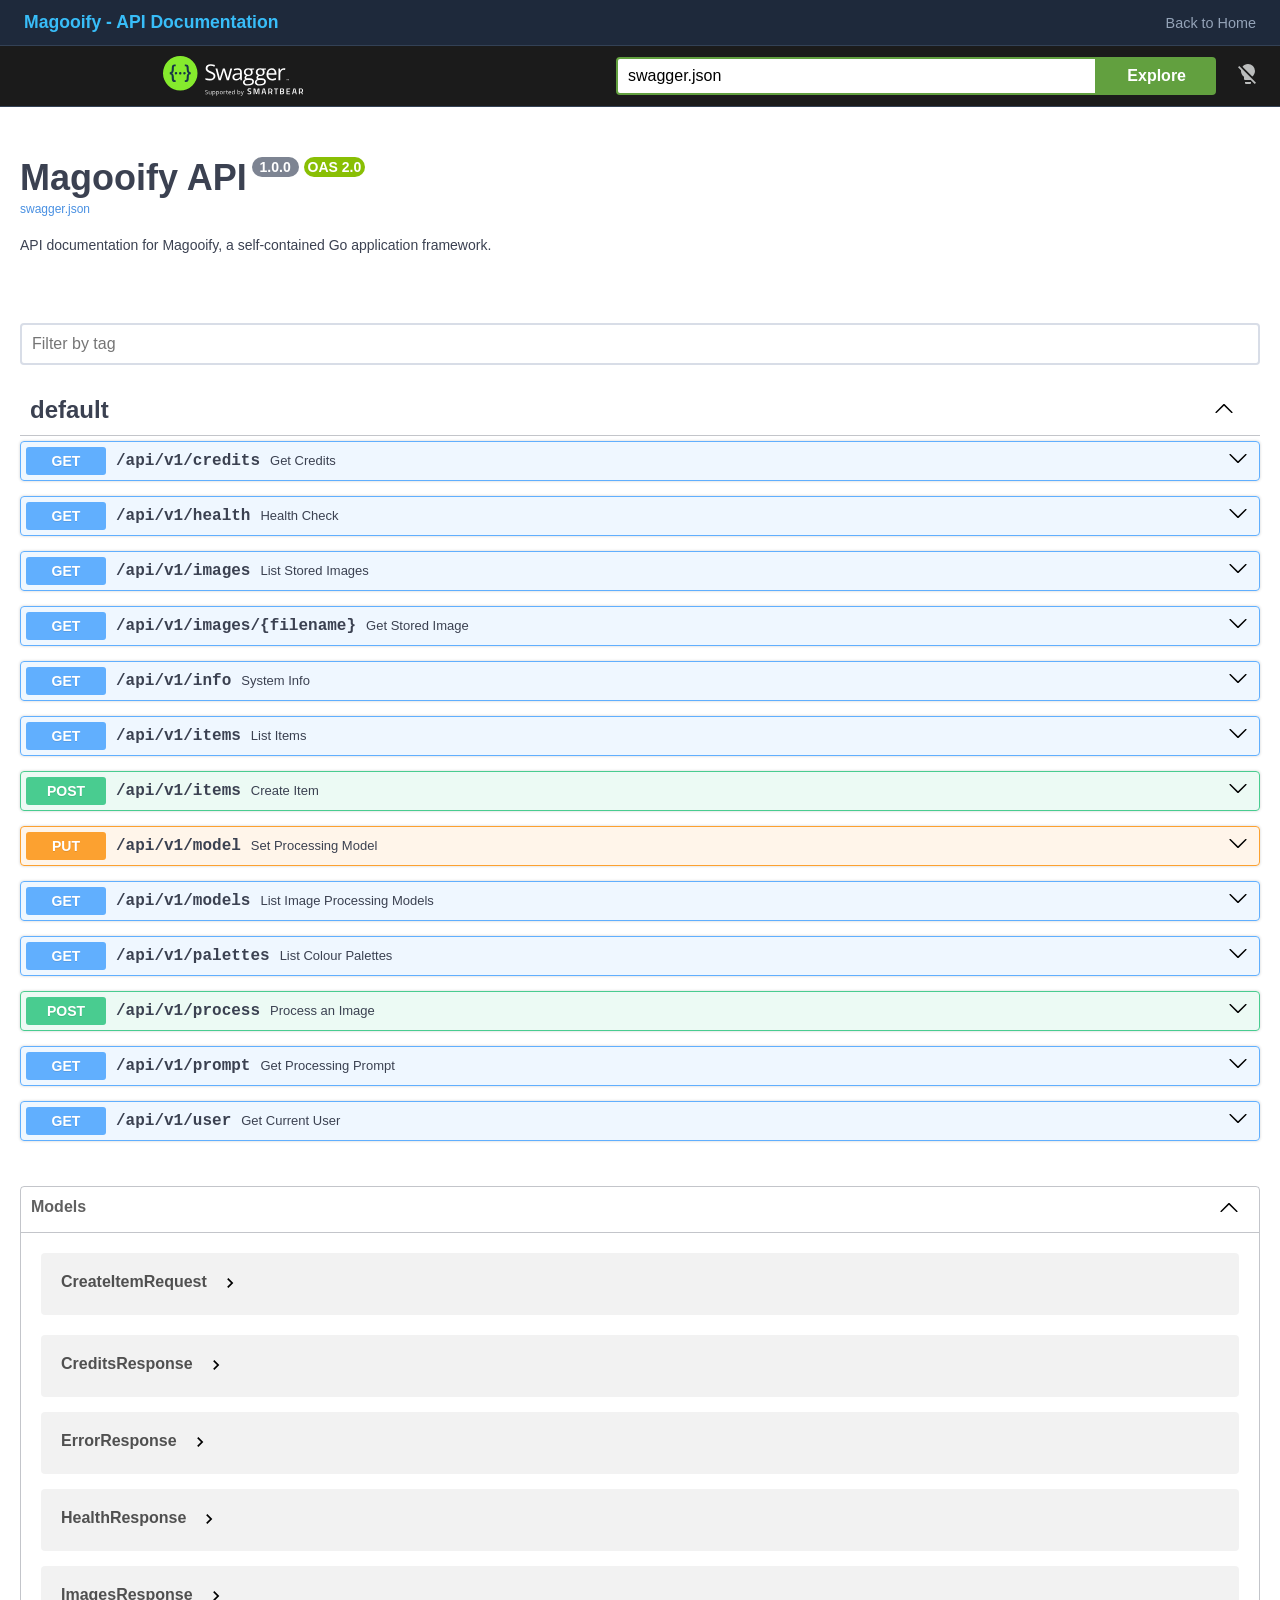
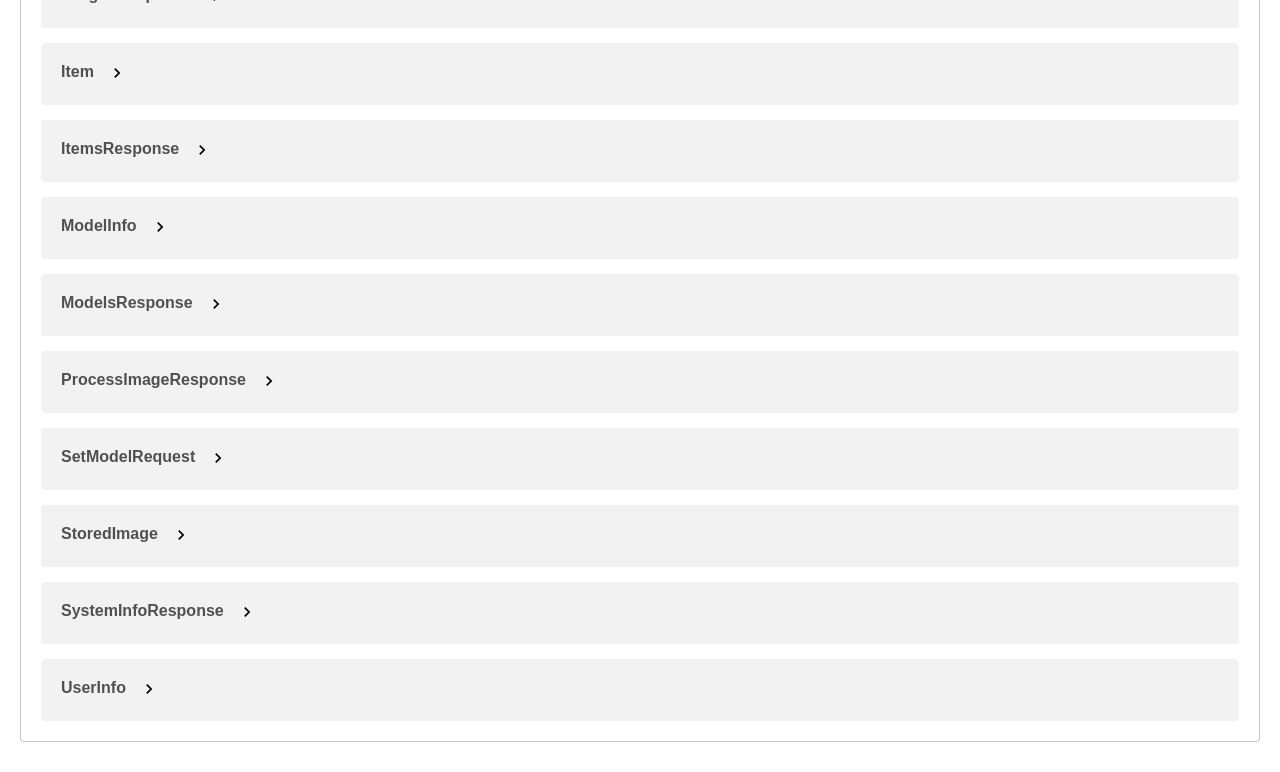
<file: docs/api.html>
<!DOCTYPE html>
<html lang="en">
<head>
<meta charset="utf-8"/>
<meta name="viewport" content="width=device-width, initial-scale=1"/>
<title>Magooify - API Documentation</title>
<link rel="stylesheet" href="swagger-ui/swagger-ui.css"/>
<style>
body { margin: 0; font-family: -apple-system, BlinkMacSystemFont, 'Segoe UI', Roboto, sans-serif; }
.topbar { background: #1e293b; border-bottom: 1px solid #334155; padding: 0.75rem 1.5rem; display: flex; align-items: center; gap: 1rem; flex-wrap: wrap; }
.topbar h1 { font-size: 1.1rem; font-weight: 600; color: #38bdf8; margin: 0; }
.topbar a { color: #94a3b8; font-size: 0.9rem; text-decoration: none; margin-left: auto; }
.topbar a:hover { color: #38bdf8; }
</style>
</head>
<body>
<div class="topbar">
  <h1>Magooify - API Documentation</h1>
  <a href="../">Back to Home</a>
</div>
<div id="swagger-ui"></div>
<script src="swagger-ui/swagger-ui-bundle.js"></script>
<script src="swagger-ui/swagger-ui-standalone-preset.js"></script>
<script>
window.onload = function () {
  window.ui = SwaggerUIBundle({
    url: "swagger.json",
    dom_id: "#swagger-ui",
    deepLinking: true,
    presets: [SwaggerUIBundle.presets.apis, SwaggerUIStandalonePreset],
    layout: "StandaloneLayout",
    docExpansion: "list",
    displayRequestDuration: true,
    filter: true,
  });
};
</script>
</body>
</html>
</file>
<file: docs/swagger-ui/swagger-ui.css>
.swagger-ui{color:#3b4151;container-name:swagger-ui;container-type:inline-size;/*! normalize.css v7.0.0 | MIT License | github.com/necolas/normalize.css */font-family:sans-serif}.swagger-ui html{line-height:1.15;-ms-text-size-adjust:100%;-webkit-text-size-adjust:100%}.swagger-ui body{margin:0}.swagger-ui article,.swagger-ui aside,.swagger-ui footer,.swagger-ui header,.swagger-ui nav,.swagger-ui section{display:block}.swagger-ui h1{font-size:2em;margin:.67em 0}.swagger-ui figcaption,.swagger-ui figure,.swagger-ui main{display:block}.swagger-ui figure{margin:1em 40px}.swagger-ui hr{box-sizing:content-box;height:0;overflow:visible}.swagger-ui pre{font-family:monospace,monospace;font-size:1em}.swagger-ui a{background-color:transparent;-webkit-text-decoration-skip:objects}.swagger-ui abbr[title]{border-bottom:none;text-decoration:underline;-webkit-text-decoration:underline dotted;text-decoration:underline dotted}.swagger-ui b,.swagger-ui strong{font-weight:inherit;font-weight:bolder}.swagger-ui code,.swagger-ui kbd,.swagger-ui samp{font-family:monospace,monospace;font-size:1em}.swagger-ui dfn{font-style:italic}.swagger-ui mark{background-color:#ff0;color:#000}.swagger-ui small{font-size:80%}.swagger-ui sub,.swagger-ui sup{font-size:75%;line-height:0;position:relative;vertical-align:baseline}.swagger-ui sub{bottom:-.25em}.swagger-ui sup{top:-.5em}.swagger-ui audio,.swagger-ui video{display:inline-block}.swagger-ui audio:not([controls]){display:none;height:0}.swagger-ui img{border-style:none}.swagger-ui svg:not(:root){overflow:hidden}.swagger-ui button,.swagger-ui input,.swagger-ui optgroup,.swagger-ui select,.swagger-ui textarea{font-family:sans-serif;font-size:100%;line-height:1.15;margin:0}.swagger-ui button,.swagger-ui input{overflow:visible}.swagger-ui button,.swagger-ui select{text-transform:none}.swagger-ui [type=reset],.swagger-ui [type=submit],.swagger-ui button,.swagger-ui html [type=button]{-webkit-appearance:button}.swagger-ui [type=button]::-moz-focus-inner,.swagger-ui [type=reset]::-moz-focus-inner,.swagger-ui [type=submit]::-moz-focus-inner,.swagger-ui button::-moz-focus-inner{border-style:none;padding:0}.swagger-ui [type=button]:-moz-focusring,.swagger-ui [type=reset]:-moz-focusring,.swagger-ui [type=submit]:-moz-focusring,.swagger-ui button:-moz-focusring{outline:1px dotted ButtonText}.swagger-ui fieldset{padding:.35em .75em .625em}.swagger-ui legend{box-sizing:border-box;color:inherit;display:table;max-width:100%;padding:0;white-space:normal}.swagger-ui progress{display:inline-block;vertical-align:baseline}.swagger-ui textarea{overflow:auto}.swagger-ui [type=checkbox],.swagger-ui [type=radio]{box-sizing:border-box;padding:0}.swagger-ui [type=number]::-webkit-inner-spin-button,.swagger-ui [type=number]::-webkit-outer-spin-button{height:auto}.swagger-ui [type=search]{-webkit-appearance:textfield;outline-offset:-2px}.swagger-ui [type=search]::-webkit-search-cancel-button,.swagger-ui [type=search]::-webkit-search-decoration{-webkit-appearance:none}.swagger-ui ::-webkit-file-upload-button{-webkit-appearance:button;font:inherit}.swagger-ui details,.swagger-ui menu{display:block}.swagger-ui summary{display:list-item}.swagger-ui canvas{display:inline-block}.swagger-ui [hidden],.swagger-ui template{display:none}.swagger-ui .debug *{outline:1px solid gold}.swagger-ui .debug-white *{outline:1px solid #fff}.swagger-ui .debug-black *{outline:1px solid #000}.swagger-ui .debug-grid{background:transparent url([data-uri]) repeat 0 0}.swagger-ui .debug-grid-16{background:transparent url([data-uri]) repeat 0 0}.swagger-ui .debug-grid-8-solid{background:#fff url([data-uri]) repeat 0 0}.swagger-ui .debug-grid-16-solid{background:#fff url([data-uri]) repeat 0 0}.swagger-ui .border-box,.swagger-ui a,.swagger-ui article,.swagger-ui body,.swagger-ui code,.swagger-ui dd,.swagger-ui div,.swagger-ui dl,.swagger-ui dt,.swagger-ui fieldset,.swagger-ui footer,.swagger-ui form,.swagger-ui h1,.swagger-ui h2,.swagger-ui h3,.swagger-ui h4,.swagger-ui h5,.swagger-ui h6,.swagger-ui header,.swagger-ui html,.swagger-ui input[type=email],.swagger-ui input[type=number],.swagger-ui input[type=password],.swagger-ui input[type=tel],.swagger-ui input[type=text],.swagger-ui input[type=url],.swagger-ui legend,.swagger-ui li,.swagger-ui main,.swagger-ui ol,.swagger-ui p,.swagger-ui pre,.swagger-ui section,.swagger-ui table,.swagger-ui td,.swagger-ui textarea,.swagger-ui th,.swagger-ui tr,.swagger-ui ul{box-sizing:border-box}.swagger-ui .aspect-ratio{height:0;position:relative}.swagger-ui .aspect-ratio--16x9{padding-bottom:56.25%}.swagger-ui .aspect-ratio--9x16{padding-bottom:177.77%}.swagger-ui .aspect-ratio--4x3{padding-bottom:75%}.swagger-ui .aspect-ratio--3x4{padding-bottom:133.33%}.swagger-ui .aspect-ratio--6x4{padding-bottom:66.6%}.swagger-ui .aspect-ratio--4x6{padding-bottom:150%}.swagger-ui .aspect-ratio--8x5{padding-bottom:62.5%}.swagger-ui .aspect-ratio--5x8{padding-bottom:160%}.swagger-ui .aspect-ratio--7x5{padding-bottom:71.42%}.swagger-ui .aspect-ratio--5x7{padding-bottom:140%}.swagger-ui .aspect-ratio--1x1{padding-bottom:100%}.swagger-ui .aspect-ratio--object{bottom:0;height:100%;left:0;position:absolute;right:0;top:0;width:100%;z-index:100}@media screen and (min-width:30em){.swagger-ui .aspect-ratio-ns{height:0;position:relative}.swagger-ui .aspect-ratio--16x9-ns{padding-bottom:56.25%}.swagger-ui .aspect-ratio--9x16-ns{padding-bottom:177.77%}.swagger-ui .aspect-ratio--4x3-ns{padding-bottom:75%}.swagger-ui .aspect-ratio--3x4-ns{padding-bottom:133.33%}.swagger-ui .aspect-ratio--6x4-ns{padding-bottom:66.6%}.swagger-ui .aspect-ratio--4x6-ns{padding-bottom:150%}.swagger-ui .aspect-ratio--8x5-ns{padding-bottom:62.5%}.swagger-ui .aspect-ratio--5x8-ns{padding-bottom:160%}.swagger-ui .aspect-ratio--7x5-ns{padding-bottom:71.42%}.swagger-ui .aspect-ratio--5x7-ns{padding-bottom:140%}.swagger-ui .aspect-ratio--1x1-ns{padding-bottom:100%}.swagger-ui .aspect-ratio--object-ns{bottom:0;height:100%;left:0;position:absolute;right:0;top:0;width:100%;z-index:100}}@media screen and (min-width:30em)and (max-width:60em){.swagger-ui .aspect-ratio-m{height:0;position:relative}.swagger-ui .aspect-ratio--16x9-m{padding-bottom:56.25%}.swagger-ui .aspect-ratio--9x16-m{padding-bottom:177.77%}.swagger-ui .aspect-ratio--4x3-m{padding-bottom:75%}.swagger-ui .aspect-ratio--3x4-m{padding-bottom:133.33%}.swagger-ui .aspect-ratio--6x4-m{padding-bottom:66.6%}.swagger-ui .aspect-ratio--4x6-m{padding-bottom:150%}.swagger-ui .aspect-ratio--8x5-m{padding-bottom:62.5%}.swagger-ui .aspect-ratio--5x8-m{padding-bottom:160%}.swagger-ui .aspect-ratio--7x5-m{padding-bottom:71.42%}.swagger-ui .aspect-ratio--5x7-m{padding-bottom:140%}.swagger-ui .aspect-ratio--1x1-m{padding-bottom:100%}.swagger-ui .aspect-ratio--object-m{bottom:0;height:100%;left:0;position:absolute;right:0;top:0;width:100%;z-index:100}}@media screen and (min-width:60em){.swagger-ui .aspect-ratio-l{height:0;position:relative}.swagger-ui .aspect-ratio--16x9-l{padding-bottom:56.25%}.swagger-ui .aspect-ratio--9x16-l{padding-bottom:177.77%}.swagger-ui .aspect-ratio--4x3-l{padding-bottom:75%}.swagger-ui .aspect-ratio--3x4-l{padding-bottom:133.33%}.swagger-ui .aspect-ratio--6x4-l{padding-bottom:66.6%}.swagger-ui .aspect-ratio--4x6-l{padding-bottom:150%}.swagger-ui .aspect-ratio--8x5-l{padding-bottom:62.5%}.swagger-ui .aspect-ratio--5x8-l{padding-bottom:160%}.swagger-ui .aspect-ratio--7x5-l{padding-bottom:71.42%}.swagger-ui .aspect-ratio--5x7-l{padding-bottom:140%}.swagger-ui .aspect-ratio--1x1-l{padding-bottom:100%}.swagger-ui .aspect-ratio--object-l{bottom:0;height:100%;left:0;position:absolute;right:0;top:0;width:100%;z-index:100}}.swagger-ui img{max-width:100%}.swagger-ui .cover{background-size:cover!important}.swagger-ui .contain{background-size:contain!important}@media screen and (min-width:30em){.swagger-ui .cover-ns{background-size:cover!important}.swagger-ui .contain-ns{background-size:contain!important}}@media screen and (min-width:30em)and (max-width:60em){.swagger-ui .cover-m{background-size:cover!important}.swagger-ui .contain-m{background-size:contain!important}}@media screen and (min-width:60em){.swagger-ui .cover-l{background-size:cover!important}.swagger-ui .contain-l{background-size:contain!important}}.swagger-ui .bg-center{background-position:50%;background-repeat:no-repeat}.swagger-ui .bg-top{background-position:top;background-repeat:no-repeat}.swagger-ui .bg-right{background-position:100%;background-repeat:no-repeat}.swagger-ui .bg-bottom{background-position:bottom;background-repeat:no-repeat}.swagger-ui .bg-left{background-position:0;background-repeat:no-repeat}@media screen and (min-width:30em){.swagger-ui .bg-center-ns{background-position:50%;background-repeat:no-repeat}.swagger-ui .bg-top-ns{background-position:top;background-repeat:no-repeat}.swagger-ui .bg-right-ns{background-position:100%;background-repeat:no-repeat}.swagger-ui .bg-bottom-ns{background-position:bottom;background-repeat:no-repeat}.swagger-ui .bg-left-ns{background-position:0;background-repeat:no-repeat}}@media screen and (min-width:30em)and (max-width:60em){.swagger-ui .bg-center-m{background-position:50%;background-repeat:no-repeat}.swagger-ui .bg-top-m{background-position:top;background-repeat:no-repeat}.swagger-ui .bg-right-m{background-position:100%;background-repeat:no-repeat}.swagger-ui .bg-bottom-m{background-position:bottom;background-repeat:no-repeat}.swagger-ui .bg-left-m{background-position:0;background-repeat:no-repeat}}@media screen and (min-width:60em){.swagger-ui .bg-center-l{background-position:50%;background-repeat:no-repeat}.swagger-ui .bg-top-l{background-position:top;background-repeat:no-repeat}.swagger-ui .bg-right-l{background-position:100%;background-repeat:no-repeat}.swagger-ui .bg-bottom-l{background-position:bottom;background-repeat:no-repeat}.swagger-ui .bg-left-l{background-position:0;background-repeat:no-repeat}}.swagger-ui .outline{outline:1px solid}.swagger-ui .outline-transparent{outline:1px solid transparent}.swagger-ui .outline-0{outline:0}@media screen and (min-width:30em){.swagger-ui .outline-ns{outline:1px solid}.swagger-ui .outline-transparent-ns{outline:1px solid transparent}.swagger-ui .outline-0-ns{outline:0}}@media screen and (min-width:30em)and (max-width:60em){.swagger-ui .outline-m{outline:1px solid}.swagger-ui .outline-transparent-m{outline:1px solid transparent}.swagger-ui .outline-0-m{outline:0}}@media screen and (min-width:60em){.swagger-ui .outline-l{outline:1px solid}.swagger-ui .outline-transparent-l{outline:1px solid transparent}.swagger-ui .outline-0-l{outline:0}}.swagger-ui .ba{border-style:solid;border-width:1px}.swagger-ui .bt{border-top-style:solid;border-top-width:1px}.swagger-ui .br{border-right-style:solid;border-right-width:1px}.swagger-ui .bb{border-bottom-style:solid;border-bottom-width:1px}.swagger-ui .bl{border-left-style:solid;border-left-width:1px}.swagger-ui .bn{border-style:none;border-width:0}@media screen and (min-width:30em){.swagger-ui .ba-ns{border-style:solid;border-width:1px}.swagger-ui .bt-ns{border-top-style:solid;border-top-width:1px}.swagger-ui .br-ns{border-right-style:solid;border-right-width:1px}.swagger-ui .bb-ns{border-bottom-style:solid;border-bottom-width:1px}.swagger-ui .bl-ns{border-left-style:solid;border-left-width:1px}.swagger-ui .bn-ns{border-style:none;border-width:0}}@media screen and (min-width:30em)and (max-width:60em){.swagger-ui .ba-m{border-style:solid;border-width:1px}.swagger-ui .bt-m{border-top-style:solid;border-top-width:1px}.swagger-ui .br-m{border-right-style:solid;border-right-width:1px}.swagger-ui .bb-m{border-bottom-style:solid;border-bottom-width:1px}.swagger-ui .bl-m{border-left-style:solid;border-left-width:1px}.swagger-ui .bn-m{border-style:none;border-width:0}}@media screen and (min-width:60em){.swagger-ui .ba-l{border-style:solid;border-width:1px}.swagger-ui .bt-l{border-top-style:solid;border-top-width:1px}.swagger-ui .br-l{border-right-style:solid;border-right-width:1px}.swagger-ui .bb-l{border-bottom-style:solid;border-bottom-width:1px}.swagger-ui .bl-l{border-left-style:solid;border-left-width:1px}.swagger-ui .bn-l{border-style:none;border-width:0}}.swagger-ui .b--black{border-color:#000}.swagger-ui .b--near-black{border-color:#111}.swagger-ui .b--dark-gray{border-color:#333}.swagger-ui .b--mid-gray{border-color:#555}.swagger-ui .b--gray{border-color:#777}.swagger-ui .b--silver{border-color:#999}.swagger-ui .b--light-silver{border-color:#aaa}.swagger-ui .b--moon-gray{border-color:#ccc}.swagger-ui .b--light-gray{border-color:#eee}.swagger-ui .b--near-white{border-color:#f4f4f4}.swagger-ui .b--white{border-color:#fff}.swagger-ui .b--white-90{border-color:hsla(0,0%,100%,.9)}.swagger-ui .b--white-80{border-color:hsla(0,0%,100%,.8)}.swagger-ui .b--white-70{border-color:hsla(0,0%,100%,.7)}.swagger-ui .b--white-60{border-color:hsla(0,0%,100%,.6)}.swagger-ui .b--white-50{border-color:hsla(0,0%,100%,.5)}.swagger-ui .b--white-40{border-color:hsla(0,0%,100%,.4)}.swagger-ui .b--white-30{border-color:hsla(0,0%,100%,.3)}.swagger-ui .b--white-20{border-color:hsla(0,0%,100%,.2)}.swagger-ui .b--white-10{border-color:hsla(0,0%,100%,.1)}.swagger-ui .b--white-05{border-color:hsla(0,0%,100%,.05)}.swagger-ui .b--white-025{border-color:hsla(0,0%,100%,.025)}.swagger-ui .b--white-0125{border-color:hsla(0,0%,100%,.013)}.swagger-ui .b--black-90{border-color:rgba(0,0,0,.9)}.swagger-ui .b--black-80{border-color:rgba(0,0,0,.8)}.swagger-ui .b--black-70{border-color:rgba(0,0,0,.7)}.swagger-ui .b--black-60{border-color:rgba(0,0,0,.6)}.swagger-ui .b--black-50{border-color:rgba(0,0,0,.5)}.swagger-ui .b--black-40{border-color:rgba(0,0,0,.4)}.swagger-ui .b--black-30{border-color:rgba(0,0,0,.3)}.swagger-ui .b--black-20{border-color:rgba(0,0,0,.2)}.swagger-ui .b--black-10{border-color:rgba(0,0,0,.1)}.swagger-ui .b--black-05{border-color:rgba(0,0,0,.05)}.swagger-ui .b--black-025{border-color:rgba(0,0,0,.025)}.swagger-ui .b--black-0125{border-color:rgba(0,0,0,.013)}.swagger-ui .b--dark-red{border-color:#e7040f}.swagger-ui .b--red{border-color:#ff4136}.swagger-ui .b--light-red{border-color:#ff725c}.swagger-ui .b--orange{border-color:#ff6300}.swagger-ui .b--gold{border-color:#ffb700}.swagger-ui .b--yellow{border-color:gold}.swagger-ui .b--light-yellow{border-color:#fbf1a9}.swagger-ui .b--purple{border-color:#5e2ca5}.swagger-ui .b--light-purple{border-color:#a463f2}.swagger-ui .b--dark-pink{border-color:#d5008f}.swagger-ui .b--hot-pink{border-color:#ff41b4}.swagger-ui .b--pink{border-color:#ff80cc}.swagger-ui .b--light-pink{border-color:#ffa3d7}.swagger-ui .b--dark-green{border-color:#137752}.swagger-ui .b--green{border-color:#19a974}.swagger-ui .b--light-green{border-color:#9eebcf}.swagger-ui .b--navy{border-color:#001b44}.swagger-ui .b--dark-blue{border-color:#00449e}.swagger-ui .b--blue{border-color:#357edd}.swagger-ui .b--light-blue{border-color:#96ccff}.swagger-ui .b--lightest-blue{border-color:#cdecff}.swagger-ui .b--washed-blue{border-color:#f6fffe}.swagger-ui .b--washed-green{border-color:#e8fdf5}.swagger-ui .b--washed-yellow{border-color:#fffceb}.swagger-ui .b--washed-red{border-color:#ffdfdf}.swagger-ui .b--transparent{border-color:transparent}.swagger-ui .b--inherit{border-color:inherit}.swagger-ui .br0{border-radius:0}.swagger-ui .br1{border-radius:.125rem}.swagger-ui .br2{border-radius:.25rem}.swagger-ui .br3{border-radius:.5rem}.swagger-ui .br4{border-radius:1rem}.swagger-ui .br-100{border-radius:100%}.swagger-ui .br-pill{border-radius:9999px}.swagger-ui .br--bottom{border-top-left-radius:0;border-top-right-radius:0}.swagger-ui .br--top{border-bottom-left-radius:0;border-bottom-right-radius:0}.swagger-ui .br--right{border-bottom-left-radius:0;border-top-left-radius:0}.swagger-ui .br--left{border-bottom-right-radius:0;border-top-right-radius:0}@media screen and (min-width:30em){.swagger-ui .br0-ns{border-radius:0}.swagger-ui .br1-ns{border-radius:.125rem}.swagger-ui .br2-ns{border-radius:.25rem}.swagger-ui .br3-ns{border-radius:.5rem}.swagger-ui .br4-ns{border-radius:1rem}.swagger-ui .br-100-ns{border-radius:100%}.swagger-ui .br-pill-ns{border-radius:9999px}.swagger-ui .br--bottom-ns{border-top-left-radius:0;border-top-right-radius:0}.swagger-ui .br--top-ns{border-bottom-left-radius:0;border-bottom-right-radius:0}.swagger-ui .br--right-ns{border-bottom-left-radius:0;border-top-left-radius:0}.swagger-ui .br--left-ns{border-bottom-right-radius:0;border-top-right-radius:0}}@media screen and (min-width:30em)and (max-width:60em){.swagger-ui .br0-m{border-radius:0}.swagger-ui .br1-m{border-radius:.125rem}.swagger-ui .br2-m{border-radius:.25rem}.swagger-ui .br3-m{border-radius:.5rem}.swagger-ui .br4-m{border-radius:1rem}.swagger-ui .br-100-m{border-radius:100%}.swagger-ui .br-pill-m{border-radius:9999px}.swagger-ui .br--bottom-m{border-top-left-radius:0;border-top-right-radius:0}.swagger-ui .br--top-m{border-bottom-left-radius:0;border-bottom-right-radius:0}.swagger-ui .br--right-m{border-bottom-left-radius:0;border-top-left-radius:0}.swagger-ui .br--left-m{border-bottom-right-radius:0;border-top-right-radius:0}}@media screen and (min-width:60em){.swagger-ui .br0-l{border-radius:0}.swagger-ui .br1-l{border-radius:.125rem}.swagger-ui .br2-l{border-radius:.25rem}.swagger-ui .br3-l{border-radius:.5rem}.swagger-ui .br4-l{border-radius:1rem}.swagger-ui .br-100-l{border-radius:100%}.swagger-ui .br-pill-l{border-radius:9999px}.swagger-ui .br--bottom-l{border-top-left-radius:0;border-top-right-radius:0}.swagger-ui .br--top-l{border-bottom-left-radius:0;border-bottom-right-radius:0}.swagger-ui .br--right-l{border-bottom-left-radius:0;border-top-left-radius:0}.swagger-ui .br--left-l{border-bottom-right-radius:0;border-top-right-radius:0}}.swagger-ui .b--dotted{border-style:dotted}.swagger-ui .b--dashed{border-style:dashed}.swagger-ui .b--solid{border-style:solid}.swagger-ui .b--none{border-style:none}@media screen and (min-width:30em){.swagger-ui .b--dotted-ns{border-style:dotted}.swagger-ui .b--dashed-ns{border-style:dashed}.swagger-ui .b--solid-ns{border-style:solid}.swagger-ui .b--none-ns{border-style:none}}@media screen and (min-width:30em)and (max-width:60em){.swagger-ui .b--dotted-m{border-style:dotted}.swagger-ui .b--dashed-m{border-style:dashed}.swagger-ui .b--solid-m{border-style:solid}.swagger-ui .b--none-m{border-style:none}}@media screen and (min-width:60em){.swagger-ui .b--dotted-l{border-style:dotted}.swagger-ui .b--dashed-l{border-style:dashed}.swagger-ui .b--solid-l{border-style:solid}.swagger-ui .b--none-l{border-style:none}}.swagger-ui .bw0{border-width:0}.swagger-ui .bw1{border-width:.125rem}.swagger-ui .bw2{border-width:.25rem}.swagger-ui .bw3{border-width:.5rem}.swagger-ui .bw4{border-width:1rem}.swagger-ui .bw5{border-width:2rem}.swagger-ui .bt-0{border-top-width:0}.swagger-ui .br-0{border-right-width:0}.swagger-ui .bb-0{border-bottom-width:0}.swagger-ui .bl-0{border-left-width:0}@media screen and (min-width:30em){.swagger-ui .bw0-ns{border-width:0}.swagger-ui .bw1-ns{border-width:.125rem}.swagger-ui .bw2-ns{border-width:.25rem}.swagger-ui .bw3-ns{border-width:.5rem}.swagger-ui .bw4-ns{border-width:1rem}.swagger-ui .bw5-ns{border-width:2rem}.swagger-ui .bt-0-ns{border-top-width:0}.swagger-ui .br-0-ns{border-right-width:0}.swagger-ui .bb-0-ns{border-bottom-width:0}.swagger-ui .bl-0-ns{border-left-width:0}}@media screen and (min-width:30em)and (max-width:60em){.swagger-ui .bw0-m{border-width:0}.swagger-ui .bw1-m{border-width:.125rem}.swagger-ui .bw2-m{border-width:.25rem}.swagger-ui .bw3-m{border-width:.5rem}.swagger-ui .bw4-m{border-width:1rem}.swagger-ui .bw5-m{border-width:2rem}.swagger-ui .bt-0-m{border-top-width:0}.swagger-ui .br-0-m{border-right-width:0}.swagger-ui .bb-0-m{border-bottom-width:0}.swagger-ui .bl-0-m{border-left-width:0}}@media screen and (min-width:60em){.swagger-ui .bw0-l{border-width:0}.swagger-ui .bw1-l{border-width:.125rem}.swagger-ui .bw2-l{border-width:.25rem}.swagger-ui .bw3-l{border-width:.5rem}.swagger-ui .bw4-l{border-width:1rem}.swagger-ui .bw5-l{border-width:2rem}.swagger-ui .bt-0-l{border-top-width:0}.swagger-ui .br-0-l{border-right-width:0}.swagger-ui .bb-0-l{border-bottom-width:0}.swagger-ui .bl-0-l{border-left-width:0}}.swagger-ui .shadow-1{box-shadow:0 0 4px 2px rgba(0,0,0,.2)}.swagger-ui .shadow-2{box-shadow:0 0 8px 2px rgba(0,0,0,.2)}.swagger-ui .shadow-3{box-shadow:2px 2px 4px 2px rgba(0,0,0,.2)}.swagger-ui .shadow-4{box-shadow:2px 2px 8px 0 rgba(0,0,0,.2)}.swagger-ui .shadow-5{box-shadow:4px 4px 8px 0 rgba(0,0,0,.2)}@media screen and (min-width:30em){.swagger-ui .shadow-1-ns{box-shadow:0 0 4px 2px rgba(0,0,0,.2)}.swagger-ui .shadow-2-ns{box-shadow:0 0 8px 2px rgba(0,0,0,.2)}.swagger-ui .shadow-3-ns{box-shadow:2px 2px 4px 2px rgba(0,0,0,.2)}.swagger-ui .shadow-4-ns{box-shadow:2px 2px 8px 0 rgba(0,0,0,.2)}.swagger-ui .shadow-5-ns{box-shadow:4px 4px 8px 0 rgba(0,0,0,.2)}}@media screen and (min-width:30em)and (max-width:60em){.swagger-ui .shadow-1-m{box-shadow:0 0 4px 2px rgba(0,0,0,.2)}.swagger-ui .shadow-2-m{box-shadow:0 0 8px 2px rgba(0,0,0,.2)}.swagger-ui .shadow-3-m{box-shadow:2px 2px 4px 2px rgba(0,0,0,.2)}.swagger-ui .shadow-4-m{box-shadow:2px 2px 8px 0 rgba(0,0,0,.2)}.swagger-ui .shadow-5-m{box-shadow:4px 4px 8px 0 rgba(0,0,0,.2)}}@media screen and (min-width:60em){.swagger-ui .shadow-1-l{box-shadow:0 0 4px 2px rgba(0,0,0,.2)}.swagger-ui .shadow-2-l{box-shadow:0 0 8px 2px rgba(0,0,0,.2)}.swagger-ui .shadow-3-l{box-shadow:2px 2px 4px 2px rgba(0,0,0,.2)}.swagger-ui .shadow-4-l{box-shadow:2px 2px 8px 0 rgba(0,0,0,.2)}.swagger-ui .shadow-5-l{box-shadow:4px 4px 8px 0 rgba(0,0,0,.2)}}.swagger-ui .pre{overflow-x:auto;overflow-y:hidden;overflow:scroll}.swagger-ui .top-0{top:0}.swagger-ui .right-0{right:0}.swagger-ui .bottom-0{bottom:0}.swagger-ui .left-0{left:0}.swagger-ui .top-1{top:1rem}.swagger-ui .right-1{right:1rem}.swagger-ui .bottom-1{bottom:1rem}.swagger-ui .left-1{left:1rem}.swagger-ui .top-2{top:2rem}.swagger-ui .right-2{right:2rem}.swagger-ui .bottom-2{bottom:2rem}.swagger-ui .left-2{left:2rem}.swagger-ui .top--1{top:-1rem}.swagger-ui .right--1{right:-1rem}.swagger-ui .bottom--1{bottom:-1rem}.swagger-ui .left--1{left:-1rem}.swagger-ui .top--2{top:-2rem}.swagger-ui .right--2{right:-2rem}.swagger-ui .bottom--2{bottom:-2rem}.swagger-ui .left--2{left:-2rem}.swagger-ui .absolute--fill{bottom:0;left:0;right:0;top:0}@media screen and (min-width:30em){.swagger-ui .top-0-ns{top:0}.swagger-ui .left-0-ns{left:0}.swagger-ui .right-0-ns{right:0}.swagger-ui .bottom-0-ns{bottom:0}.swagger-ui .top-1-ns{top:1rem}.swagger-ui .left-1-ns{left:1rem}.swagger-ui .right-1-ns{right:1rem}.swagger-ui .bottom-1-ns{bottom:1rem}.swagger-ui .top-2-ns{top:2rem}.swagger-ui .left-2-ns{left:2rem}.swagger-ui .right-2-ns{right:2rem}.swagger-ui .bottom-2-ns{bottom:2rem}.swagger-ui .top--1-ns{top:-1rem}.swagger-ui .right--1-ns{right:-1rem}.swagger-ui .bottom--1-ns{bottom:-1rem}.swagger-ui .left--1-ns{left:-1rem}.swagger-ui .top--2-ns{top:-2rem}.swagger-ui .right--2-ns{right:-2rem}.swagger-ui .bottom--2-ns{bottom:-2rem}.swagger-ui .left--2-ns{left:-2rem}.swagger-ui .absolute--fill-ns{bottom:0;left:0;right:0;top:0}}@media screen and (min-width:30em)and (max-width:60em){.swagger-ui .top-0-m{top:0}.swagger-ui .left-0-m{left:0}.swagger-ui .right-0-m{right:0}.swagger-ui .bottom-0-m{bottom:0}.swagger-ui .top-1-m{top:1rem}.swagger-ui .left-1-m{left:1rem}.swagger-ui .right-1-m{right:1rem}.swagger-ui .bottom-1-m{bottom:1rem}.swagger-ui .top-2-m{top:2rem}.swagger-ui .left-2-m{left:2rem}.swagger-ui .right-2-m{right:2rem}.swagger-ui .bottom-2-m{bottom:2rem}.swagger-ui .top--1-m{top:-1rem}.swagger-ui .right--1-m{right:-1rem}.swagger-ui .bottom--1-m{bottom:-1rem}.swagger-ui .left--1-m{left:-1rem}.swagger-ui .top--2-m{top:-2rem}.swagger-ui .right--2-m{right:-2rem}.swagger-ui .bottom--2-m{bottom:-2rem}.swagger-ui .left--2-m{left:-2rem}.swagger-ui .absolute--fill-m{bottom:0;left:0;right:0;top:0}}@media screen and (min-width:60em){.swagger-ui .top-0-l{top:0}.swagger-ui .left-0-l{left:0}.swagger-ui .right-0-l{right:0}.swagger-ui .bottom-0-l{bottom:0}.swagger-ui .top-1-l{top:1rem}.swagger-ui .left-1-l{left:1rem}.swagger-ui .right-1-l{right:1rem}.swagger-ui .bottom-1-l{bottom:1rem}.swagger-ui .top-2-l{top:2rem}.swagger-ui .left-2-l{left:2rem}.swagger-ui .right-2-l{right:2rem}.swagger-ui .bottom-2-l{bottom:2rem}.swagger-ui .top--1-l{top:-1rem}.swagger-ui .right--1-l{right:-1rem}.swagger-ui .bottom--1-l{bottom:-1rem}.swagger-ui .left--1-l{left:-1rem}.swagger-ui .top--2-l{top:-2rem}.swagger-ui .right--2-l{right:-2rem}.swagger-ui .bottom--2-l{bottom:-2rem}.swagger-ui .left--2-l{left:-2rem}.swagger-ui .absolute--fill-l{bottom:0;left:0;right:0;top:0}}.swagger-ui .cf:after,.swagger-ui .cf:before{content:" ";display:table}.swagger-ui .cf:after{clear:both}.swagger-ui .cf{zoom:1}.swagger-ui .cl{clear:left}.swagger-ui .cr{clear:right}.swagger-ui .cb{clear:both}.swagger-ui .cn{clear:none}@media screen and (min-width:30em){.swagger-ui .cl-ns{clear:left}.swagger-ui .cr-ns{clear:right}.swagger-ui .cb-ns{clear:both}.swagger-ui .cn-ns{clear:none}}@media screen and (min-width:30em)and (max-width:60em){.swagger-ui .cl-m{clear:left}.swagger-ui .cr-m{clear:right}.swagger-ui .cb-m{clear:both}.swagger-ui .cn-m{clear:none}}@media screen and (min-width:60em){.swagger-ui .cl-l{clear:left}.swagger-ui .cr-l{clear:right}.swagger-ui .cb-l{clear:both}.swagger-ui .cn-l{clear:none}}.swagger-ui .flex{display:flex}.swagger-ui .inline-flex{display:inline-flex}.swagger-ui .flex-auto{flex:1 1 auto;min-height:0;min-width:0}.swagger-ui .flex-none{flex:none}.swagger-ui .flex-column{flex-direction:column}.swagger-ui .flex-row{flex-direction:row}.swagger-ui .flex-wrap{flex-wrap:wrap}.swagger-ui .flex-nowrap{flex-wrap:nowrap}.swagger-ui .flex-wrap-reverse{flex-wrap:wrap-reverse}.swagger-ui .flex-column-reverse{flex-direction:column-reverse}.swagger-ui .flex-row-reverse{flex-direction:row-reverse}.swagger-ui .items-start{align-items:flex-start}.swagger-ui .items-end{align-items:flex-end}.swagger-ui .items-center{align-items:center}.swagger-ui .items-baseline{align-items:baseline}.swagger-ui .items-stretch{align-items:stretch}.swagger-ui .self-start{align-self:flex-start}.swagger-ui .self-end{align-self:flex-end}.swagger-ui .self-center{align-self:center}.swagger-ui .self-baseline{align-self:baseline}.swagger-ui .self-stretch{align-self:stretch}.swagger-ui .justify-start{justify-content:flex-start}.swagger-ui .justify-end{justify-content:flex-end}.swagger-ui .justify-center{justify-content:center}.swagger-ui .justify-between{justify-content:space-between}.swagger-ui .justify-around{justify-content:space-around}.swagger-ui .content-start{align-content:flex-start}.swagger-ui .content-end{align-content:flex-end}.swagger-ui .content-center{align-content:center}.swagger-ui .content-between{align-content:space-between}.swagger-ui .content-around{align-content:space-around}.swagger-ui .content-stretch{align-content:stretch}.swagger-ui .order-0{order:0}.swagger-ui .order-1{order:1}.swagger-ui .order-2{order:2}.swagger-ui .order-3{order:3}.swagger-ui .order-4{order:4}.swagger-ui .order-5{order:5}.swagger-ui .order-6{order:6}.swagger-ui .order-7{order:7}.swagger-ui .order-8{order:8}.swagger-ui .order-last{order:99999}.swagger-ui .flex-grow-0{flex-grow:0}.swagger-ui .flex-grow-1{flex-grow:1}.swagger-ui .flex-shrink-0{flex-shrink:0}.swagger-ui .flex-shrink-1{flex-shrink:1}@media screen and (min-width:30em){.swagger-ui .flex-ns{display:flex}.swagger-ui .inline-flex-ns{display:inline-flex}.swagger-ui .flex-auto-ns{flex:1 1 auto;min-height:0;min-width:0}.swagger-ui .flex-none-ns{flex:none}.swagger-ui .flex-column-ns{flex-direction:column}.swagger-ui .flex-row-ns{flex-direction:row}.swagger-ui .flex-wrap-ns{flex-wrap:wrap}.swagger-ui .flex-nowrap-ns{flex-wrap:nowrap}.swagger-ui .flex-wrap-reverse-ns{flex-wrap:wrap-reverse}.swagger-ui .flex-column-reverse-ns{flex-direction:column-reverse}.swagger-ui .flex-row-reverse-ns{flex-direction:row-reverse}.swagger-ui .items-start-ns{align-items:flex-start}.swagger-ui .items-end-ns{align-items:flex-end}.swagger-ui .items-center-ns{align-items:center}.swagger-ui .items-baseline-ns{align-items:baseline}.swagger-ui .items-stretch-ns{align-items:stretch}.swagger-ui .self-start-ns{align-self:flex-start}.swagger-ui .self-end-ns{align-self:flex-end}.swagger-ui .self-center-ns{align-self:center}.swagger-ui .self-baseline-ns{align-self:baseline}.swagger-ui .self-stretch-ns{align-self:stretch}.swagger-ui .justify-start-ns{justify-content:flex-start}.swagger-ui .justify-end-ns{justify-content:flex-end}.swagger-ui .justify-center-ns{justify-content:center}.swagger-ui .justify-between-ns{justify-content:space-between}.swagger-ui .justify-around-ns{justify-content:space-around}.swagger-ui .content-start-ns{align-content:flex-start}.swagger-ui .content-end-ns{align-content:flex-end}.swagger-ui .content-center-ns{align-content:center}.swagger-ui .content-between-ns{align-content:space-between}.swagger-ui .content-around-ns{align-content:space-around}.swagger-ui .content-stretch-ns{align-content:stretch}.swagger-ui .order-0-ns{order:0}.swagger-ui .order-1-ns{order:1}.swagger-ui .order-2-ns{order:2}.swagger-ui .order-3-ns{order:3}.swagger-ui .order-4-ns{order:4}.swagger-ui .order-5-ns{order:5}.swagger-ui .order-6-ns{order:6}.swagger-ui .order-7-ns{order:7}.swagger-ui .order-8-ns{order:8}.swagger-ui .order-last-ns{order:99999}.swagger-ui .flex-grow-0-ns{flex-grow:0}.swagger-ui .flex-grow-1-ns{flex-grow:1}.swagger-ui .flex-shrink-0-ns{flex-shrink:0}.swagger-ui .flex-shrink-1-ns{flex-shrink:1}}@media screen and (min-width:30em)and (max-width:60em){.swagger-ui .flex-m{display:flex}.swagger-ui .inline-flex-m{display:inline-flex}.swagger-ui .flex-auto-m{flex:1 1 auto;min-height:0;min-width:0}.swagger-ui .flex-none-m{flex:none}.swagger-ui .flex-column-m{flex-direction:column}.swagger-ui .flex-row-m{flex-direction:row}.swagger-ui .flex-wrap-m{flex-wrap:wrap}.swagger-ui .flex-nowrap-m{flex-wrap:nowrap}.swagger-ui .flex-wrap-reverse-m{flex-wrap:wrap-reverse}.swagger-ui .flex-column-reverse-m{flex-direction:column-reverse}.swagger-ui .flex-row-reverse-m{flex-direction:row-reverse}.swagger-ui .items-start-m{align-items:flex-start}.swagger-ui .items-end-m{align-items:flex-end}.swagger-ui .items-center-m{align-items:center}.swagger-ui .items-baseline-m{align-items:baseline}.swagger-ui .items-stretch-m{align-items:stretch}.swagger-ui .self-start-m{align-self:flex-start}.swagger-ui .self-end-m{align-self:flex-end}.swagger-ui .self-center-m{align-self:center}.swagger-ui .self-baseline-m{align-self:baseline}.swagger-ui .self-stretch-m{align-self:stretch}.swagger-ui .justify-start-m{justify-content:flex-start}.swagger-ui .justify-end-m{justify-content:flex-end}.swagger-ui .justify-center-m{justify-content:center}.swagger-ui .justify-between-m{justify-content:space-between}.swagger-ui .justify-around-m{justify-content:space-around}.swagger-ui .content-start-m{align-content:flex-start}.swagger-ui .content-end-m{align-content:flex-end}.swagger-ui .content-center-m{align-content:center}.swagger-ui .content-between-m{align-content:space-between}.swagger-ui .content-around-m{align-content:space-around}.swagger-ui .content-stretch-m{align-content:stretch}.swagger-ui .order-0-m{order:0}.swagger-ui .order-1-m{order:1}.swagger-ui .order-2-m{order:2}.swagger-ui .order-3-m{order:3}.swagger-ui .order-4-m{order:4}.swagger-ui .order-5-m{order:5}.swagger-ui .order-6-m{order:6}.swagger-ui .order-7-m{order:7}.swagger-ui .order-8-m{order:8}.swagger-ui .order-last-m{order:99999}.swagger-ui .flex-grow-0-m{flex-grow:0}.swagger-ui .flex-grow-1-m{flex-grow:1}.swagger-ui .flex-shrink-0-m{flex-shrink:0}.swagger-ui .flex-shrink-1-m{flex-shrink:1}}@media screen and (min-width:60em){.swagger-ui .flex-l{display:flex}.swagger-ui .inline-flex-l{display:inline-flex}.swagger-ui .flex-auto-l{flex:1 1 auto;min-height:0;min-width:0}.swagger-ui .flex-none-l{flex:none}.swagger-ui .flex-column-l{flex-direction:column}.swagger-ui .flex-row-l{flex-direction:row}.swagger-ui .flex-wrap-l{flex-wrap:wrap}.swagger-ui .flex-nowrap-l{flex-wrap:nowrap}.swagger-ui .flex-wrap-reverse-l{flex-wrap:wrap-reverse}.swagger-ui .flex-column-reverse-l{flex-direction:column-reverse}.swagger-ui .flex-row-reverse-l{flex-direction:row-reverse}.swagger-ui .items-start-l{align-items:flex-start}.swagger-ui .items-end-l{align-items:flex-end}.swagger-ui .items-center-l{align-items:center}.swagger-ui .items-baseline-l{align-items:baseline}.swagger-ui .items-stretch-l{align-items:stretch}.swagger-ui .self-start-l{align-self:flex-start}.swagger-ui .self-end-l{align-self:flex-end}.swagger-ui .self-center-l{align-self:center}.swagger-ui .self-baseline-l{align-self:baseline}.swagger-ui .self-stretch-l{align-self:stretch}.swagger-ui .justify-start-l{justify-content:flex-start}.swagger-ui .justify-end-l{justify-content:flex-end}.swagger-ui .justify-center-l{justify-content:center}.swagger-ui .justify-between-l{justify-content:space-between}.swagger-ui .justify-around-l{justify-content:space-around}.swagger-ui .content-start-l{align-content:flex-start}.swagger-ui .content-end-l{align-content:flex-end}.swagger-ui .content-center-l{align-content:center}.swagger-ui .content-between-l{align-content:space-between}.swagger-ui .content-around-l{align-content:space-around}.swagger-ui .content-stretch-l{align-content:stretch}.swagger-ui .order-0-l{order:0}.swagger-ui .order-1-l{order:1}.swagger-ui .order-2-l{order:2}.swagger-ui .order-3-l{order:3}.swagger-ui .order-4-l{order:4}.swagger-ui .order-5-l{order:5}.swagger-ui .order-6-l{order:6}.swagger-ui .order-7-l{order:7}.swagger-ui .order-8-l{order:8}.swagger-ui .order-last-l{order:99999}.swagger-ui .flex-grow-0-l{flex-grow:0}.swagger-ui .flex-grow-1-l{flex-grow:1}.swagger-ui .flex-shrink-0-l{flex-shrink:0}.swagger-ui .flex-shrink-1-l{flex-shrink:1}}.swagger-ui .dn{display:none}.swagger-ui .di{display:inline}.swagger-ui .db{display:block}.swagger-ui .dib{display:inline-block}.swagger-ui .dit{display:inline-table}.swagger-ui .dt{display:table}.swagger-ui .dtc{display:table-cell}.swagger-ui .dt-row{display:table-row}.swagger-ui .dt-row-group{display:table-row-group}.swagger-ui .dt-column{display:table-column}.swagger-ui .dt-column-group{display:table-column-group}.swagger-ui .dt--fixed{table-layout:fixed;width:100%}@media screen and (min-width:30em){.swagger-ui .dn-ns{display:none}.swagger-ui .di-ns{display:inline}.swagger-ui .db-ns{display:block}.swagger-ui .dib-ns{display:inline-block}.swagger-ui .dit-ns{display:inline-table}.swagger-ui .dt-ns{display:table}.swagger-ui .dtc-ns{display:table-cell}.swagger-ui .dt-row-ns{display:table-row}.swagger-ui .dt-row-group-ns{display:table-row-group}.swagger-ui .dt-column-ns{display:table-column}.swagger-ui .dt-column-group-ns{display:table-column-group}.swagger-ui .dt--fixed-ns{table-layout:fixed;width:100%}}@media screen and (min-width:30em)and (max-width:60em){.swagger-ui .dn-m{display:none}.swagger-ui .di-m{display:inline}.swagger-ui .db-m{display:block}.swagger-ui .dib-m{display:inline-block}.swagger-ui .dit-m{display:inline-table}.swagger-ui .dt-m{display:table}.swagger-ui .dtc-m{display:table-cell}.swagger-ui .dt-row-m{display:table-row}.swagger-ui .dt-row-group-m{display:table-row-group}.swagger-ui .dt-column-m{display:table-column}.swagger-ui .dt-column-group-m{display:table-column-group}.swagger-ui .dt--fixed-m{table-layout:fixed;width:100%}}@media screen and (min-width:60em){.swagger-ui .dn-l{display:none}.swagger-ui .di-l{display:inline}.swagger-ui .db-l{display:block}.swagger-ui .dib-l{display:inline-block}.swagger-ui .dit-l{display:inline-table}.swagger-ui .dt-l{display:table}.swagger-ui .dtc-l{display:table-cell}.swagger-ui .dt-row-l{display:table-row}.swagger-ui .dt-row-group-l{display:table-row-group}.swagger-ui .dt-column-l{display:table-column}.swagger-ui .dt-column-group-l{display:table-column-group}.swagger-ui .dt--fixed-l{table-layout:fixed;width:100%}}.swagger-ui .fl{_display:inline;float:left}.swagger-ui .fr{_display:inline;float:right}.swagger-ui .fn{float:none}@media screen and (min-width:30em){.swagger-ui .fl-ns{_display:inline;float:left}.swagger-ui .fr-ns{_display:inline;float:right}.swagger-ui .fn-ns{float:none}}@media screen and (min-width:30em)and (max-width:60em){.swagger-ui .fl-m{_display:inline;float:left}.swagger-ui .fr-m{_display:inline;float:right}.swagger-ui .fn-m{float:none}}@media screen and (min-width:60em){.swagger-ui .fl-l{_display:inline;float:left}.swagger-ui .fr-l{_display:inline;float:right}.swagger-ui .fn-l{float:none}}.swagger-ui .sans-serif{font-family:-apple-system,BlinkMacSystemFont,avenir next,avenir,helvetica,helvetica neue,ubuntu,roboto,noto,segoe ui,arial,sans-serif}.swagger-ui .serif{font-family:georgia,serif}.swagger-ui .system-sans-serif{font-family:sans-serif}.swagger-ui .system-serif{font-family:serif}.swagger-ui .code,.swagger-ui code{font-family:Consolas,monaco,monospace}.swagger-ui .courier{font-family:Courier Next,courier,monospace}.swagger-ui .helvetica{font-family:helvetica neue,helvetica,sans-serif}.swagger-ui .avenir{font-family:avenir next,avenir,sans-serif}.swagger-ui .athelas{font-family:athelas,georgia,serif}.swagger-ui .georgia{font-family:georgia,serif}.swagger-ui .times{font-family:times,serif}.swagger-ui .bodoni{font-family:Bodoni MT,serif}.swagger-ui .calisto{font-family:Calisto MT,serif}.swagger-ui .garamond{font-family:garamond,serif}.swagger-ui .baskerville{font-family:baskerville,serif}.swagger-ui .i{font-style:italic}.swagger-ui .fs-normal{font-style:normal}@media screen and (min-width:30em){.swagger-ui .i-ns{font-style:italic}.swagger-ui .fs-normal-ns{font-style:normal}}@media screen and (min-width:30em)and (max-width:60em){.swagger-ui .i-m{font-style:italic}.swagger-ui .fs-normal-m{font-style:normal}}@media screen and (min-width:60em){.swagger-ui .i-l{font-style:italic}.swagger-ui .fs-normal-l{font-style:normal}}.swagger-ui .normal{font-weight:400}.swagger-ui .b{font-weight:700}.swagger-ui .fw1{font-weight:100}.swagger-ui .fw2{font-weight:200}.swagger-ui .fw3{font-weight:300}.swagger-ui .fw4{font-weight:400}.swagger-ui .fw5{font-weight:500}.swagger-ui .fw6{font-weight:600}.swagger-ui .fw7{font-weight:700}.swagger-ui .fw8{font-weight:800}.swagger-ui .fw9{font-weight:900}@media screen and (min-width:30em){.swagger-ui .normal-ns{font-weight:400}.swagger-ui .b-ns{font-weight:700}.swagger-ui .fw1-ns{font-weight:100}.swagger-ui .fw2-ns{font-weight:200}.swagger-ui .fw3-ns{font-weight:300}.swagger-ui .fw4-ns{font-weight:400}.swagger-ui .fw5-ns{font-weight:500}.swagger-ui .fw6-ns{font-weight:600}.swagger-ui .fw7-ns{font-weight:700}.swagger-ui .fw8-ns{font-weight:800}.swagger-ui .fw9-ns{font-weight:900}}@media screen and (min-width:30em)and (max-width:60em){.swagger-ui .normal-m{font-weight:400}.swagger-ui .b-m{font-weight:700}.swagger-ui .fw1-m{font-weight:100}.swagger-ui .fw2-m{font-weight:200}.swagger-ui .fw3-m{font-weight:300}.swagger-ui .fw4-m{font-weight:400}.swagger-ui .fw5-m{font-weight:500}.swagger-ui .fw6-m{font-weight:600}.swagger-ui .fw7-m{font-weight:700}.swagger-ui .fw8-m{font-weight:800}.swagger-ui .fw9-m{font-weight:900}}@media screen and (min-width:60em){.swagger-ui .normal-l{font-weight:400}.swagger-ui .b-l{font-weight:700}.swagger-ui .fw1-l{font-weight:100}.swagger-ui .fw2-l{font-weight:200}.swagger-ui .fw3-l{font-weight:300}.swagger-ui .fw4-l{font-weight:400}.swagger-ui .fw5-l{font-weight:500}.swagger-ui .fw6-l{font-weight:600}.swagger-ui .fw7-l{font-weight:700}.swagger-ui .fw8-l{font-weight:800}.swagger-ui .fw9-l{font-weight:900}}.swagger-ui .input-reset{-webkit-appearance:none;-moz-appearance:none}.swagger-ui .button-reset::-moz-focus-inner,.swagger-ui .input-reset::-moz-focus-inner{border:0;padding:0}.swagger-ui .h1{height:1rem}.swagger-ui .h2{height:2rem}.swagger-ui .h3{height:4rem}.swagger-ui .h4{height:8rem}.swagger-ui .h5{height:16rem}.swagger-ui .h-25{height:25%}.swagger-ui .h-50{height:50%}.swagger-ui .h-75{height:75%}.swagger-ui .h-100{height:100%}.swagger-ui .min-h-100{min-height:100%}.swagger-ui .vh-25{height:25vh}.swagger-ui .vh-50{height:50vh}.swagger-ui .vh-75{height:75vh}.swagger-ui .vh-100{height:100vh}.swagger-ui .min-vh-100{min-height:100vh}.swagger-ui .h-auto{height:auto}.swagger-ui .h-inherit{height:inherit}@media screen and (min-width:30em){.swagger-ui .h1-ns{height:1rem}.swagger-ui .h2-ns{height:2rem}.swagger-ui .h3-ns{height:4rem}.swagger-ui .h4-ns{height:8rem}.swagger-ui .h5-ns{height:16rem}.swagger-ui .h-25-ns{height:25%}.swagger-ui .h-50-ns{height:50%}.swagger-ui .h-75-ns{height:75%}.swagger-ui .h-100-ns{height:100%}.swagger-ui .min-h-100-ns{min-height:100%}.swagger-ui .vh-25-ns{height:25vh}.swagger-ui .vh-50-ns{height:50vh}.swagger-ui .vh-75-ns{height:75vh}.swagger-ui .vh-100-ns{height:100vh}.swagger-ui .min-vh-100-ns{min-height:100vh}.swagger-ui .h-auto-ns{height:auto}.swagger-ui .h-inherit-ns{height:inherit}}@media screen and (min-width:30em)and (max-width:60em){.swagger-ui .h1-m{height:1rem}.swagger-ui .h2-m{height:2rem}.swagger-ui .h3-m{height:4rem}.swagger-ui .h4-m{height:8rem}.swagger-ui .h5-m{height:16rem}.swagger-ui .h-25-m{height:25%}.swagger-ui .h-50-m{height:50%}.swagger-ui .h-75-m{height:75%}.swagger-ui .h-100-m{height:100%}.swagger-ui .min-h-100-m{min-height:100%}.swagger-ui .vh-25-m{height:25vh}.swagger-ui .vh-50-m{height:50vh}.swagger-ui .vh-75-m{height:75vh}.swagger-ui .vh-100-m{height:100vh}.swagger-ui .min-vh-100-m{min-height:100vh}.swagger-ui .h-auto-m{height:auto}.swagger-ui .h-inherit-m{height:inherit}}@media screen and (min-width:60em){.swagger-ui .h1-l{height:1rem}.swagger-ui .h2-l{height:2rem}.swagger-ui .h3-l{height:4rem}.swagger-ui .h4-l{height:8rem}.swagger-ui .h5-l{height:16rem}.swagger-ui .h-25-l{height:25%}.swagger-ui .h-50-l{height:50%}.swagger-ui .h-75-l{height:75%}.swagger-ui .h-100-l{height:100%}.swagger-ui .min-h-100-l{min-height:100%}.swagger-ui .vh-25-l{height:25vh}.swagger-ui .vh-50-l{height:50vh}.swagger-ui .vh-75-l{height:75vh}.swagger-ui .vh-100-l{height:100vh}.swagger-ui .min-vh-100-l{min-height:100vh}.swagger-ui .h-auto-l{height:auto}.swagger-ui .h-inherit-l{height:inherit}}.swagger-ui .tracked{letter-spacing:.1em}.swagger-ui .tracked-tight{letter-spacing:-.05em}.swagger-ui .tracked-mega{letter-spacing:.25em}@media screen and (min-width:30em){.swagger-ui .tracked-ns{letter-spacing:.1em}.swagger-ui .tracked-tight-ns{letter-spacing:-.05em}.swagger-ui .tracked-mega-ns{letter-spacing:.25em}}@media screen and (min-width:30em)and (max-width:60em){.swagger-ui .tracked-m{letter-spacing:.1em}.swagger-ui .tracked-tight-m{letter-spacing:-.05em}.swagger-ui .tracked-mega-m{letter-spacing:.25em}}@media screen and (min-width:60em){.swagger-ui .tracked-l{letter-spacing:.1em}.swagger-ui .tracked-tight-l{letter-spacing:-.05em}.swagger-ui .tracked-mega-l{letter-spacing:.25em}}.swagger-ui .lh-solid{line-height:1}.swagger-ui .lh-title{line-height:1.25}.swagger-ui .lh-copy{line-height:1.5}@media screen and (min-width:30em){.swagger-ui .lh-solid-ns{line-height:1}.swagger-ui .lh-title-ns{line-height:1.25}.swagger-ui .lh-copy-ns{line-height:1.5}}@media screen and (min-width:30em)and (max-width:60em){.swagger-ui .lh-solid-m{line-height:1}.swagger-ui .lh-title-m{line-height:1.25}.swagger-ui .lh-copy-m{line-height:1.5}}@media screen and (min-width:60em){.swagger-ui .lh-solid-l{line-height:1}.swagger-ui .lh-title-l{line-height:1.25}.swagger-ui .lh-copy-l{line-height:1.5}}.swagger-ui .link{-webkit-text-decoration:none;text-decoration:none}.swagger-ui .link,.swagger-ui .link:active,.swagger-ui .link:focus,.swagger-ui .link:hover,.swagger-ui .link:link,.swagger-ui .link:visited{transition:color .15s ease-in}.swagger-ui .link:focus{outline:1px dotted currentColor}.swagger-ui .list{list-style-type:none}.swagger-ui .mw-100{max-width:100%}.swagger-ui .mw1{max-width:1rem}.swagger-ui .mw2{max-width:2rem}.swagger-ui .mw3{max-width:4rem}.swagger-ui .mw4{max-width:8rem}.swagger-ui .mw5{max-width:16rem}.swagger-ui .mw6{max-width:32rem}.swagger-ui .mw7{max-width:48rem}.swagger-ui .mw8{max-width:64rem}.swagger-ui .mw9{max-width:96rem}.swagger-ui .mw-none{max-width:none}@media screen and (min-width:30em){.swagger-ui .mw-100-ns{max-width:100%}.swagger-ui .mw1-ns{max-width:1rem}.swagger-ui .mw2-ns{max-width:2rem}.swagger-ui .mw3-ns{max-width:4rem}.swagger-ui .mw4-ns{max-width:8rem}.swagger-ui .mw5-ns{max-width:16rem}.swagger-ui .mw6-ns{max-width:32rem}.swagger-ui .mw7-ns{max-width:48rem}.swagger-ui .mw8-ns{max-width:64rem}.swagger-ui .mw9-ns{max-width:96rem}.swagger-ui .mw-none-ns{max-width:none}}@media screen and (min-width:30em)and (max-width:60em){.swagger-ui .mw-100-m{max-width:100%}.swagger-ui .mw1-m{max-width:1rem}.swagger-ui .mw2-m{max-width:2rem}.swagger-ui .mw3-m{max-width:4rem}.swagger-ui .mw4-m{max-width:8rem}.swagger-ui .mw5-m{max-width:16rem}.swagger-ui .mw6-m{max-width:32rem}.swagger-ui .mw7-m{max-width:48rem}.swagger-ui .mw8-m{max-width:64rem}.swagger-ui .mw9-m{max-width:96rem}.swagger-ui .mw-none-m{max-width:none}}@media screen and (min-width:60em){.swagger-ui .mw-100-l{max-width:100%}.swagger-ui .mw1-l{max-width:1rem}.swagger-ui .mw2-l{max-width:2rem}.swagger-ui .mw3-l{max-width:4rem}.swagger-ui .mw4-l{max-width:8rem}.swagger-ui .mw5-l{max-width:16rem}.swagger-ui .mw6-l{max-width:32rem}.swagger-ui .mw7-l{max-width:48rem}.swagger-ui .mw8-l{max-width:64rem}.swagger-ui .mw9-l{max-width:96rem}.swagger-ui .mw-none-l{max-width:none}}.swagger-ui .w1{width:1rem}.swagger-ui .w2{width:2rem}.swagger-ui .w3{width:4rem}.swagger-ui .w4{width:8rem}.swagger-ui .w5{width:16rem}.swagger-ui .w-10{width:10%}.swagger-ui .w-20{width:20%}.swagger-ui .w-25{width:25%}.swagger-ui .w-30{width:30%}.swagger-ui .w-33{width:33%}.swagger-ui .w-34{width:34%}.swagger-ui .w-40{width:40%}.swagger-ui .w-50{width:50%}.swagger-ui .w-60{width:60%}.swagger-ui .w-70{width:70%}.swagger-ui .w-75{width:75%}.swagger-ui .w-80{width:80%}.swagger-ui .w-90{width:90%}.swagger-ui .w-100{width:100%}.swagger-ui .w-third{width:33.3333333333%}.swagger-ui .w-two-thirds{width:66.6666666667%}.swagger-ui .w-auto{width:auto}@media screen and (min-width:30em){.swagger-ui .w1-ns{width:1rem}.swagger-ui .w2-ns{width:2rem}.swagger-ui .w3-ns{width:4rem}.swagger-ui .w4-ns{width:8rem}.swagger-ui .w5-ns{width:16rem}.swagger-ui .w-10-ns{width:10%}.swagger-ui .w-20-ns{width:20%}.swagger-ui .w-25-ns{width:25%}.swagger-ui .w-30-ns{width:30%}.swagger-ui .w-33-ns{width:33%}.swagger-ui .w-34-ns{width:34%}.swagger-ui .w-40-ns{width:40%}.swagger-ui .w-50-ns{width:50%}.swagger-ui .w-60-ns{width:60%}.swagger-ui .w-70-ns{width:70%}.swagger-ui .w-75-ns{width:75%}.swagger-ui .w-80-ns{width:80%}.swagger-ui .w-90-ns{width:90%}.swagger-ui .w-100-ns{width:100%}.swagger-ui .w-third-ns{width:33.3333333333%}.swagger-ui .w-two-thirds-ns{width:66.6666666667%}.swagger-ui .w-auto-ns{width:auto}}@media screen and (min-width:30em)and (max-width:60em){.swagger-ui .w1-m{width:1rem}.swagger-ui .w2-m{width:2rem}.swagger-ui .w3-m{width:4rem}.swagger-ui .w4-m{width:8rem}.swagger-ui .w5-m{width:16rem}.swagger-ui .w-10-m{width:10%}.swagger-ui .w-20-m{width:20%}.swagger-ui .w-25-m{width:25%}.swagger-ui .w-30-m{width:30%}.swagger-ui .w-33-m{width:33%}.swagger-ui .w-34-m{width:34%}.swagger-ui .w-40-m{width:40%}.swagger-ui .w-50-m{width:50%}.swagger-ui .w-60-m{width:60%}.swagger-ui .w-70-m{width:70%}.swagger-ui .w-75-m{width:75%}.swagger-ui .w-80-m{width:80%}.swagger-ui .w-90-m{width:90%}.swagger-ui .w-100-m{width:100%}.swagger-ui .w-third-m{width:33.3333333333%}.swagger-ui .w-two-thirds-m{width:66.6666666667%}.swagger-ui .w-auto-m{width:auto}}@media screen and (min-width:60em){.swagger-ui .w1-l{width:1rem}.swagger-ui .w2-l{width:2rem}.swagger-ui .w3-l{width:4rem}.swagger-ui .w4-l{width:8rem}.swagger-ui .w5-l{width:16rem}.swagger-ui .w-10-l{width:10%}.swagger-ui .w-20-l{width:20%}.swagger-ui .w-25-l{width:25%}.swagger-ui .w-30-l{width:30%}.swagger-ui .w-33-l{width:33%}.swagger-ui .w-34-l{width:34%}.swagger-ui .w-40-l{width:40%}.swagger-ui .w-50-l{width:50%}.swagger-ui .w-60-l{width:60%}.swagger-ui .w-70-l{width:70%}.swagger-ui .w-75-l{width:75%}.swagger-ui .w-80-l{width:80%}.swagger-ui .w-90-l{width:90%}.swagger-ui .w-100-l{width:100%}.swagger-ui .w-third-l{width:33.3333333333%}.swagger-ui .w-two-thirds-l{width:66.6666666667%}.swagger-ui .w-auto-l{width:auto}}.swagger-ui .overflow-visible{overflow:visible}.swagger-ui .overflow-hidden{overflow:hidden}.swagger-ui .overflow-scroll{overflow:scroll}.swagger-ui .overflow-auto{overflow:auto}.swagger-ui .overflow-x-visible{overflow-x:visible}.swagger-ui .overflow-x-hidden{overflow-x:hidden}.swagger-ui .overflow-x-scroll{overflow-x:scroll}.swagger-ui .overflow-x-auto{overflow-x:auto}.swagger-ui .overflow-y-visible{overflow-y:visible}.swagger-ui .overflow-y-hidden{overflow-y:hidden}.swagger-ui .overflow-y-scroll{overflow-y:scroll}.swagger-ui .overflow-y-auto{overflow-y:auto}@media screen and (min-width:30em){.swagger-ui .overflow-visible-ns{overflow:visible}.swagger-ui .overflow-hidden-ns{overflow:hidden}.swagger-ui .overflow-scroll-ns{overflow:scroll}.swagger-ui .overflow-auto-ns{overflow:auto}.swagger-ui .overflow-x-visible-ns{overflow-x:visible}.swagger-ui .overflow-x-hidden-ns{overflow-x:hidden}.swagger-ui .overflow-x-scroll-ns{overflow-x:scroll}.swagger-ui .overflow-x-auto-ns{overflow-x:auto}.swagger-ui .overflow-y-visible-ns{overflow-y:visible}.swagger-ui .overflow-y-hidden-ns{overflow-y:hidden}.swagger-ui .overflow-y-scroll-ns{overflow-y:scroll}.swagger-ui .overflow-y-auto-ns{overflow-y:auto}}@media screen and (min-width:30em)and (max-width:60em){.swagger-ui .overflow-visible-m{overflow:visible}.swagger-ui .overflow-hidden-m{overflow:hidden}.swagger-ui .overflow-scroll-m{overflow:scroll}.swagger-ui .overflow-auto-m{overflow:auto}.swagger-ui .overflow-x-visible-m{overflow-x:visible}.swagger-ui .overflow-x-hidden-m{overflow-x:hidden}.swagger-ui .overflow-x-scroll-m{overflow-x:scroll}.swagger-ui .overflow-x-auto-m{overflow-x:auto}.swagger-ui .overflow-y-visible-m{overflow-y:visible}.swagger-ui .overflow-y-hidden-m{overflow-y:hidden}.swagger-ui .overflow-y-scroll-m{overflow-y:scroll}.swagger-ui .overflow-y-auto-m{overflow-y:auto}}@media screen and (min-width:60em){.swagger-ui .overflow-visible-l{overflow:visible}.swagger-ui .overflow-hidden-l{overflow:hidden}.swagger-ui .overflow-scroll-l{overflow:scroll}.swagger-ui .overflow-auto-l{overflow:auto}.swagger-ui .overflow-x-visible-l{overflow-x:visible}.swagger-ui .overflow-x-hidden-l{overflow-x:hidden}.swagger-ui .overflow-x-scroll-l{overflow-x:scroll}.swagger-ui .overflow-x-auto-l{overflow-x:auto}.swagger-ui .overflow-y-visible-l{overflow-y:visible}.swagger-ui .overflow-y-hidden-l{overflow-y:hidden}.swagger-ui .overflow-y-scroll-l{overflow-y:scroll}.swagger-ui .overflow-y-auto-l{overflow-y:auto}}.swagger-ui .static{position:static}.swagger-ui .relative{position:relative}.swagger-ui .absolute{position:absolute}.swagger-ui .fixed{position:fixed}@media screen and (min-width:30em){.swagger-ui .static-ns{position:static}.swagger-ui .relative-ns{position:relative}.swagger-ui .absolute-ns{position:absolute}.swagger-ui .fixed-ns{position:fixed}}@media screen and (min-width:30em)and (max-width:60em){.swagger-ui .static-m{position:static}.swagger-ui .relative-m{position:relative}.swagger-ui .absolute-m{position:absolute}.swagger-ui .fixed-m{position:fixed}}@media screen and (min-width:60em){.swagger-ui .static-l{position:static}.swagger-ui .relative-l{position:relative}.swagger-ui .absolute-l{position:absolute}.swagger-ui .fixed-l{position:fixed}}.swagger-ui .o-100{opacity:1}.swagger-ui .o-90{opacity:.9}.swagger-ui .o-80{opacity:.8}.swagger-ui .o-70{opacity:.7}.swagger-ui .o-60{opacity:.6}.swagger-ui .o-50{opacity:.5}.swagger-ui .o-40{opacity:.4}.swagger-ui .o-30{opacity:.3}.swagger-ui .o-20{opacity:.2}.swagger-ui .o-10{opacity:.1}.swagger-ui .o-05{opacity:.05}.swagger-ui .o-025{opacity:.025}.swagger-ui .o-0{opacity:0}.swagger-ui .rotate-45{transform:rotate(45deg)}.swagger-ui .rotate-90{transform:rotate(90deg)}.swagger-ui .rotate-135{transform:rotate(135deg)}.swagger-ui .rotate-180{transform:rotate(180deg)}.swagger-ui .rotate-225{transform:rotate(225deg)}.swagger-ui .rotate-270{transform:rotate(270deg)}.swagger-ui .rotate-315{transform:rotate(315deg)}@media screen and (min-width:30em){.swagger-ui .rotate-45-ns{transform:rotate(45deg)}.swagger-ui .rotate-90-ns{transform:rotate(90deg)}.swagger-ui .rotate-135-ns{transform:rotate(135deg)}.swagger-ui .rotate-180-ns{transform:rotate(180deg)}.swagger-ui .rotate-225-ns{transform:rotate(225deg)}.swagger-ui .rotate-270-ns{transform:rotate(270deg)}.swagger-ui .rotate-315-ns{transform:rotate(315deg)}}@media screen and (min-width:30em)and (max-width:60em){.swagger-ui .rotate-45-m{transform:rotate(45deg)}.swagger-ui .rotate-90-m{transform:rotate(90deg)}.swagger-ui .rotate-135-m{transform:rotate(135deg)}.swagger-ui .rotate-180-m{transform:rotate(180deg)}.swagger-ui .rotate-225-m{transform:rotate(225deg)}.swagger-ui .rotate-270-m{transform:rotate(270deg)}.swagger-ui .rotate-315-m{transform:rotate(315deg)}}@media screen and (min-width:60em){.swagger-ui .rotate-45-l{transform:rotate(45deg)}.swagger-ui .rotate-90-l{transform:rotate(90deg)}.swagger-ui .rotate-135-l{transform:rotate(135deg)}.swagger-ui .rotate-180-l{transform:rotate(180deg)}.swagger-ui .rotate-225-l{transform:rotate(225deg)}.swagger-ui .rotate-270-l{transform:rotate(270deg)}.swagger-ui .rotate-315-l{transform:rotate(315deg)}}.swagger-ui .black-90{color:rgba(0,0,0,.9)}.swagger-ui .black-80{color:rgba(0,0,0,.8)}.swagger-ui .black-70{color:rgba(0,0,0,.7)}.swagger-ui .black-60{color:rgba(0,0,0,.6)}.swagger-ui .black-50{color:rgba(0,0,0,.5)}.swagger-ui .black-40{color:rgba(0,0,0,.4)}.swagger-ui .black-30{color:rgba(0,0,0,.3)}.swagger-ui .black-20{color:rgba(0,0,0,.2)}.swagger-ui .black-10{color:rgba(0,0,0,.1)}.swagger-ui .black-05{color:rgba(0,0,0,.05)}.swagger-ui .white-90{color:hsla(0,0%,100%,.9)}.swagger-ui .white-80{color:hsla(0,0%,100%,.8)}.swagger-ui .white-70{color:hsla(0,0%,100%,.7)}.swagger-ui .white-60{color:hsla(0,0%,100%,.6)}.swagger-ui .white-50{color:hsla(0,0%,100%,.5)}.swagger-ui .white-40{color:hsla(0,0%,100%,.4)}.swagger-ui .white-30{color:hsla(0,0%,100%,.3)}.swagger-ui .white-20{color:hsla(0,0%,100%,.2)}.swagger-ui .white-10{color:hsla(0,0%,100%,.1)}.swagger-ui .black{color:#000}.swagger-ui .near-black{color:#111}.swagger-ui .dark-gray{color:#333}.swagger-ui .mid-gray{color:#555}.swagger-ui .gray{color:#777}.swagger-ui .silver{color:#999}.swagger-ui .light-silver{color:#aaa}.swagger-ui .moon-gray{color:#ccc}.swagger-ui .light-gray{color:#eee}.swagger-ui .near-white{color:#f4f4f4}.swagger-ui .white{color:#fff}.swagger-ui .dark-red{color:#e7040f}.swagger-ui .red{color:#ff4136}.swagger-ui .light-red{color:#ff725c}.swagger-ui .orange{color:#ff6300}.swagger-ui .gold{color:#ffb700}.swagger-ui .yellow{color:gold}.swagger-ui .light-yellow{color:#fbf1a9}.swagger-ui .purple{color:#5e2ca5}.swagger-ui .light-purple{color:#a463f2}.swagger-ui .dark-pink{color:#d5008f}.swagger-ui .hot-pink{color:#ff41b4}.swagger-ui .pink{color:#ff80cc}.swagger-ui .light-pink{color:#ffa3d7}.swagger-ui .dark-green{color:#137752}.swagger-ui .green{color:#19a974}.swagger-ui .light-green{color:#9eebcf}.swagger-ui .navy{color:#001b44}.swagger-ui .dark-blue{color:#00449e}.swagger-ui .blue{color:#357edd}.swagger-ui .light-blue{color:#96ccff}.swagger-ui .lightest-blue{color:#cdecff}.swagger-ui .washed-blue{color:#f6fffe}.swagger-ui .washed-green{color:#e8fdf5}.swagger-ui .washed-yellow{color:#fffceb}.swagger-ui .washed-red{color:#ffdfdf}.swagger-ui .color-inherit{color:inherit}.swagger-ui .bg-black-90{background-color:rgba(0,0,0,.9)}.swagger-ui .bg-black-80{background-color:rgba(0,0,0,.8)}.swagger-ui .bg-black-70{background-color:rgba(0,0,0,.7)}.swagger-ui .bg-black-60{background-color:rgba(0,0,0,.6)}.swagger-ui .bg-black-50{background-color:rgba(0,0,0,.5)}.swagger-ui .bg-black-40{background-color:rgba(0,0,0,.4)}.swagger-ui .bg-black-30{background-color:rgba(0,0,0,.3)}.swagger-ui .bg-black-20{background-color:rgba(0,0,0,.2)}.swagger-ui .bg-black-10{background-color:rgba(0,0,0,.1)}.swagger-ui .bg-black-05{background-color:rgba(0,0,0,.05)}.swagger-ui .bg-white-90{background-color:hsla(0,0%,100%,.9)}.swagger-ui .bg-white-80{background-color:hsla(0,0%,100%,.8)}.swagger-ui .bg-white-70{background-color:hsla(0,0%,100%,.7)}.swagger-ui .bg-white-60{background-color:hsla(0,0%,100%,.6)}.swagger-ui .bg-white-50{background-color:hsla(0,0%,100%,.5)}.swagger-ui .bg-white-40{background-color:hsla(0,0%,100%,.4)}.swagger-ui .bg-white-30{background-color:hsla(0,0%,100%,.3)}.swagger-ui .bg-white-20{background-color:hsla(0,0%,100%,.2)}.swagger-ui .bg-white-10{background-color:hsla(0,0%,100%,.1)}.swagger-ui .bg-black{background-color:#000}.swagger-ui .bg-near-black{background-color:#111}.swagger-ui .bg-dark-gray{background-color:#333}.swagger-ui .bg-mid-gray{background-color:#555}.swagger-ui .bg-gray{background-color:#777}.swagger-ui .bg-silver{background-color:#999}.swagger-ui .bg-light-silver{background-color:#aaa}.swagger-ui .bg-moon-gray{background-color:#ccc}.swagger-ui .bg-light-gray{background-color:#eee}.swagger-ui .bg-near-white{background-color:#f4f4f4}.swagger-ui .bg-white{background-color:#fff}.swagger-ui .bg-transparent{background-color:transparent}.swagger-ui .bg-dark-red{background-color:#e7040f}.swagger-ui .bg-red{background-color:#ff4136}.swagger-ui .bg-light-red{background-color:#ff725c}.swagger-ui .bg-orange{background-color:#ff6300}.swagger-ui .bg-gold{background-color:#ffb700}.swagger-ui .bg-yellow{background-color:gold}.swagger-ui .bg-light-yellow{background-color:#fbf1a9}.swagger-ui .bg-purple{background-color:#5e2ca5}.swagger-ui .bg-light-purple{background-color:#a463f2}.swagger-ui .bg-dark-pink{background-color:#d5008f}.swagger-ui .bg-hot-pink{background-color:#ff41b4}.swagger-ui .bg-pink{background-color:#ff80cc}.swagger-ui .bg-light-pink{background-color:#ffa3d7}.swagger-ui .bg-dark-green{background-color:#137752}.swagger-ui .bg-green{background-color:#19a974}.swagger-ui .bg-light-green{background-color:#9eebcf}.swagger-ui .bg-navy{background-color:#001b44}.swagger-ui .bg-dark-blue{background-color:#00449e}.swagger-ui .bg-blue{background-color:#357edd}.swagger-ui .bg-light-blue{background-color:#96ccff}.swagger-ui .bg-lightest-blue{background-color:#cdecff}.swagger-ui .bg-washed-blue{background-color:#f6fffe}.swagger-ui .bg-washed-green{background-color:#e8fdf5}.swagger-ui .bg-washed-yellow{background-color:#fffceb}.swagger-ui .bg-washed-red{background-color:#ffdfdf}.swagger-ui .bg-inherit{background-color:inherit}.swagger-ui .hover-black:focus,.swagger-ui .hover-black:hover{color:#000}.swagger-ui .hover-near-black:focus,.swagger-ui .hover-near-black:hover{color:#111}.swagger-ui .hover-dark-gray:focus,.swagger-ui .hover-dark-gray:hover{color:#333}.swagger-ui .hover-mid-gray:focus,.swagger-ui .hover-mid-gray:hover{color:#555}.swagger-ui .hover-gray:focus,.swagger-ui .hover-gray:hover{color:#777}.swagger-ui .hover-silver:focus,.swagger-ui .hover-silver:hover{color:#999}.swagger-ui .hover-light-silver:focus,.swagger-ui .hover-light-silver:hover{color:#aaa}.swagger-ui .hover-moon-gray:focus,.swagger-ui .hover-moon-gray:hover{color:#ccc}.swagger-ui .hover-light-gray:focus,.swagger-ui .hover-light-gray:hover{color:#eee}.swagger-ui .hover-near-white:focus,.swagger-ui .hover-near-white:hover{color:#f4f4f4}.swagger-ui .hover-white:focus,.swagger-ui .hover-white:hover{color:#fff}.swagger-ui .hover-black-90:focus,.swagger-ui .hover-black-90:hover{color:rgba(0,0,0,.9)}.swagger-ui .hover-black-80:focus,.swagger-ui .hover-black-80:hover{color:rgba(0,0,0,.8)}.swagger-ui .hover-black-70:focus,.swagger-ui .hover-black-70:hover{color:rgba(0,0,0,.7)}.swagger-ui .hover-black-60:focus,.swagger-ui .hover-black-60:hover{color:rgba(0,0,0,.6)}.swagger-ui .hover-black-50:focus,.swagger-ui .hover-black-50:hover{color:rgba(0,0,0,.5)}.swagger-ui .hover-black-40:focus,.swagger-ui .hover-black-40:hover{color:rgba(0,0,0,.4)}.swagger-ui .hover-black-30:focus,.swagger-ui .hover-black-30:hover{color:rgba(0,0,0,.3)}.swagger-ui .hover-black-20:focus,.swagger-ui .hover-black-20:hover{color:rgba(0,0,0,.2)}.swagger-ui .hover-black-10:focus,.swagger-ui .hover-black-10:hover{color:rgba(0,0,0,.1)}.swagger-ui .hover-white-90:focus,.swagger-ui .hover-white-90:hover{color:hsla(0,0%,100%,.9)}.swagger-ui .hover-white-80:focus,.swagger-ui .hover-white-80:hover{color:hsla(0,0%,100%,.8)}.swagger-ui .hover-white-70:focus,.swagger-ui .hover-white-70:hover{color:hsla(0,0%,100%,.7)}.swagger-ui .hover-white-60:focus,.swagger-ui .hover-white-60:hover{color:hsla(0,0%,100%,.6)}.swagger-ui .hover-white-50:focus,.swagger-ui .hover-white-50:hover{color:hsla(0,0%,100%,.5)}.swagger-ui .hover-white-40:focus,.swagger-ui .hover-white-40:hover{color:hsla(0,0%,100%,.4)}.swagger-ui .hover-white-30:focus,.swagger-ui .hover-white-30:hover{color:hsla(0,0%,100%,.3)}.swagger-ui .hover-white-20:focus,.swagger-ui .hover-white-20:hover{color:hsla(0,0%,100%,.2)}.swagger-ui .hover-white-10:focus,.swagger-ui .hover-white-10:hover{color:hsla(0,0%,100%,.1)}.swagger-ui .hover-inherit:focus,.swagger-ui .hover-inherit:hover{color:inherit}.swagger-ui .hover-bg-black:focus,.swagger-ui .hover-bg-black:hover{background-color:#000}.swagger-ui .hover-bg-near-black:focus,.swagger-ui .hover-bg-near-black:hover{background-color:#111}.swagger-ui .hover-bg-dark-gray:focus,.swagger-ui .hover-bg-dark-gray:hover{background-color:#333}.swagger-ui .hover-bg-mid-gray:focus,.swagger-ui .hover-bg-mid-gray:hover{background-color:#555}.swagger-ui .hover-bg-gray:focus,.swagger-ui .hover-bg-gray:hover{background-color:#777}.swagger-ui .hover-bg-silver:focus,.swagger-ui .hover-bg-silver:hover{background-color:#999}.swagger-ui .hover-bg-light-silver:focus,.swagger-ui .hover-bg-light-silver:hover{background-color:#aaa}.swagger-ui .hover-bg-moon-gray:focus,.swagger-ui .hover-bg-moon-gray:hover{background-color:#ccc}.swagger-ui .hover-bg-light-gray:focus,.swagger-ui .hover-bg-light-gray:hover{background-color:#eee}.swagger-ui .hover-bg-near-white:focus,.swagger-ui .hover-bg-near-white:hover{background-color:#f4f4f4}.swagger-ui .hover-bg-white:focus,.swagger-ui .hover-bg-white:hover{background-color:#fff}.swagger-ui .hover-bg-transparent:focus,.swagger-ui .hover-bg-transparent:hover{background-color:transparent}.swagger-ui .hover-bg-black-90:focus,.swagger-ui .hover-bg-black-90:hover{background-color:rgba(0,0,0,.9)}.swagger-ui .hover-bg-black-80:focus,.swagger-ui .hover-bg-black-80:hover{background-color:rgba(0,0,0,.8)}.swagger-ui .hover-bg-black-70:focus,.swagger-ui .hover-bg-black-70:hover{background-color:rgba(0,0,0,.7)}.swagger-ui .hover-bg-black-60:focus,.swagger-ui .hover-bg-black-60:hover{background-color:rgba(0,0,0,.6)}.swagger-ui .hover-bg-black-50:focus,.swagger-ui .hover-bg-black-50:hover{background-color:rgba(0,0,0,.5)}.swagger-ui .hover-bg-black-40:focus,.swagger-ui .hover-bg-black-40:hover{background-color:rgba(0,0,0,.4)}.swagger-ui .hover-bg-black-30:focus,.swagger-ui .hover-bg-black-30:hover{background-color:rgba(0,0,0,.3)}.swagger-ui .hover-bg-black-20:focus,.swagger-ui .hover-bg-black-20:hover{background-color:rgba(0,0,0,.2)}.swagger-ui .hover-bg-black-10:focus,.swagger-ui .hover-bg-black-10:hover{background-color:rgba(0,0,0,.1)}.swagger-ui .hover-bg-white-90:focus,.swagger-ui .hover-bg-white-90:hover{background-color:hsla(0,0%,100%,.9)}.swagger-ui .hover-bg-white-80:focus,.swagger-ui .hover-bg-white-80:hover{background-color:hsla(0,0%,100%,.8)}.swagger-ui .hover-bg-white-70:focus,.swagger-ui .hover-bg-white-70:hover{background-color:hsla(0,0%,100%,.7)}.swagger-ui .hover-bg-white-60:focus,.swagger-ui .hover-bg-white-60:hover{background-color:hsla(0,0%,100%,.6)}.swagger-ui .hover-bg-white-50:focus,.swagger-ui .hover-bg-white-50:hover{background-color:hsla(0,0%,100%,.5)}.swagger-ui .hover-bg-white-40:focus,.swagger-ui .hover-bg-white-40:hover{background-color:hsla(0,0%,100%,.4)}.swagger-ui .hover-bg-white-30:focus,.swagger-ui .hover-bg-white-30:hover{background-color:hsla(0,0%,100%,.3)}.swagger-ui .hover-bg-white-20:focus,.swagger-ui .hover-bg-white-20:hover{background-color:hsla(0,0%,100%,.2)}.swagger-ui .hover-bg-white-10:focus,.swagger-ui .hover-bg-white-10:hover{background-color:hsla(0,0%,100%,.1)}.swagger-ui .hover-dark-red:focus,.swagger-ui .hover-dark-red:hover{color:#e7040f}.swagger-ui .hover-red:focus,.swagger-ui .hover-red:hover{color:#ff4136}.swagger-ui .hover-light-red:focus,.swagger-ui .hover-light-red:hover{color:#ff725c}.swagger-ui .hover-orange:focus,.swagger-ui .hover-orange:hover{color:#ff6300}.swagger-ui .hover-gold:focus,.swagger-ui .hover-gold:hover{color:#ffb700}.swagger-ui .hover-yellow:focus,.swagger-ui .hover-yellow:hover{color:gold}.swagger-ui .hover-light-yellow:focus,.swagger-ui .hover-light-yellow:hover{color:#fbf1a9}.swagger-ui .hover-purple:focus,.swagger-ui .hover-purple:hover{color:#5e2ca5}.swagger-ui .hover-light-purple:focus,.swagger-ui .hover-light-purple:hover{color:#a463f2}.swagger-ui .hover-dark-pink:focus,.swagger-ui .hover-dark-pink:hover{color:#d5008f}.swagger-ui .hover-hot-pink:focus,.swagger-ui .hover-hot-pink:hover{color:#ff41b4}.swagger-ui .hover-pink:focus,.swagger-ui .hover-pink:hover{color:#ff80cc}.swagger-ui .hover-light-pink:focus,.swagger-ui .hover-light-pink:hover{color:#ffa3d7}.swagger-ui .hover-dark-green:focus,.swagger-ui .hover-dark-green:hover{color:#137752}.swagger-ui .hover-green:focus,.swagger-ui .hover-green:hover{color:#19a974}.swagger-ui .hover-light-green:focus,.swagger-ui .hover-light-green:hover{color:#9eebcf}.swagger-ui .hover-navy:focus,.swagger-ui .hover-navy:hover{color:#001b44}.swagger-ui .hover-dark-blue:focus,.swagger-ui .hover-dark-blue:hover{color:#00449e}.swagger-ui .hover-blue:focus,.swagger-ui .hover-blue:hover{color:#357edd}.swagger-ui .hover-light-blue:focus,.swagger-ui .hover-light-blue:hover{color:#96ccff}.swagger-ui .hover-lightest-blue:focus,.swagger-ui .hover-lightest-blue:hover{color:#cdecff}.swagger-ui .hover-washed-blue:focus,.swagger-ui .hover-washed-blue:hover{color:#f6fffe}.swagger-ui .hover-washed-green:focus,.swagger-ui .hover-washed-green:hover{color:#e8fdf5}.swagger-ui .hover-washed-yellow:focus,.swagger-ui .hover-washed-yellow:hover{color:#fffceb}.swagger-ui .hover-washed-red:focus,.swagger-ui .hover-washed-red:hover{color:#ffdfdf}.swagger-ui .hover-bg-dark-red:focus,.swagger-ui .hover-bg-dark-red:hover{background-color:#e7040f}.swagger-ui .hover-bg-red:focus,.swagger-ui .hover-bg-red:hover{background-color:#ff4136}.swagger-ui .hover-bg-light-red:focus,.swagger-ui .hover-bg-light-red:hover{background-color:#ff725c}.swagger-ui .hover-bg-orange:focus,.swagger-ui .hover-bg-orange:hover{background-color:#ff6300}.swagger-ui .hover-bg-gold:focus,.swagger-ui .hover-bg-gold:hover{background-color:#ffb700}.swagger-ui .hover-bg-yellow:focus,.swagger-ui .hover-bg-yellow:hover{background-color:gold}.swagger-ui .hover-bg-light-yellow:focus,.swagger-ui .hover-bg-light-yellow:hover{background-color:#fbf1a9}.swagger-ui .hover-bg-purple:focus,.swagger-ui .hover-bg-purple:hover{background-color:#5e2ca5}.swagger-ui .hover-bg-light-purple:focus,.swagger-ui .hover-bg-light-purple:hover{background-color:#a463f2}.swagger-ui .hover-bg-dark-pink:focus,.swagger-ui .hover-bg-dark-pink:hover{background-color:#d5008f}.swagger-ui .hover-bg-hot-pink:focus,.swagger-ui .hover-bg-hot-pink:hover{background-color:#ff41b4}.swagger-ui .hover-bg-pink:focus,.swagger-ui .hover-bg-pink:hover{background-color:#ff80cc}.swagger-ui .hover-bg-light-pink:focus,.swagger-ui .hover-bg-light-pink:hover{background-color:#ffa3d7}.swagger-ui .hover-bg-dark-green:focus,.swagger-ui .hover-bg-dark-green:hover{background-color:#137752}.swagger-ui .hover-bg-green:focus,.swagger-ui .hover-bg-green:hover{background-color:#19a974}.swagger-ui .hover-bg-light-green:focus,.swagger-ui .hover-bg-light-green:hover{background-color:#9eebcf}.swagger-ui .hover-bg-navy:focus,.swagger-ui .hover-bg-navy:hover{background-color:#001b44}.swagger-ui .hover-bg-dark-blue:focus,.swagger-ui .hover-bg-dark-blue:hover{background-color:#00449e}.swagger-ui .hover-bg-blue:focus,.swagger-ui .hover-bg-blue:hover{background-color:#357edd}.swagger-ui .hover-bg-light-blue:focus,.swagger-ui .hover-bg-light-blue:hover{background-color:#96ccff}.swagger-ui .hover-bg-lightest-blue:focus,.swagger-ui .hover-bg-lightest-blue:hover{background-color:#cdecff}.swagger-ui .hover-bg-washed-blue:focus,.swagger-ui .hover-bg-washed-blue:hover{background-color:#f6fffe}.swagger-ui .hover-bg-washed-green:focus,.swagger-ui .hover-bg-washed-green:hover{background-color:#e8fdf5}.swagger-ui .hover-bg-washed-yellow:focus,.swagger-ui .hover-bg-washed-yellow:hover{background-color:#fffceb}.swagger-ui .hover-bg-washed-red:focus,.swagger-ui .hover-bg-washed-red:hover{background-color:#ffdfdf}.swagger-ui .hover-bg-inherit:focus,.swagger-ui .hover-bg-inherit:hover{background-color:inherit}.swagger-ui .pa0{padding:0}.swagger-ui .pa1{padding:.25rem}.swagger-ui .pa2{padding:.5rem}.swagger-ui .pa3{padding:1rem}.swagger-ui .pa4{padding:2rem}.swagger-ui .pa5{padding:4rem}.swagger-ui .pa6{padding:8rem}.swagger-ui .pa7{padding:16rem}.swagger-ui .pl0{padding-left:0}.swagger-ui .pl1{padding-left:.25rem}.swagger-ui .pl2{padding-left:.5rem}.swagger-ui .pl3{padding-left:1rem}.swagger-ui .pl4{padding-left:2rem}.swagger-ui .pl5{padding-left:4rem}.swagger-ui .pl6{padding-left:8rem}.swagger-ui .pl7{padding-left:16rem}.swagger-ui .pr0{padding-right:0}.swagger-ui .pr1{padding-right:.25rem}.swagger-ui .pr2{padding-right:.5rem}.swagger-ui .pr3{padding-right:1rem}.swagger-ui .pr4{padding-right:2rem}.swagger-ui .pr5{padding-right:4rem}.swagger-ui .pr6{padding-right:8rem}.swagger-ui .pr7{padding-right:16rem}.swagger-ui .pb0{padding-bottom:0}.swagger-ui .pb1{padding-bottom:.25rem}.swagger-ui .pb2{padding-bottom:.5rem}.swagger-ui .pb3{padding-bottom:1rem}.swagger-ui .pb4{padding-bottom:2rem}.swagger-ui .pb5{padding-bottom:4rem}.swagger-ui .pb6{padding-bottom:8rem}.swagger-ui .pb7{padding-bottom:16rem}.swagger-ui .pt0{padding-top:0}.swagger-ui .pt1{padding-top:.25rem}.swagger-ui .pt2{padding-top:.5rem}.swagger-ui .pt3{padding-top:1rem}.swagger-ui .pt4{padding-top:2rem}.swagger-ui .pt5{padding-top:4rem}.swagger-ui .pt6{padding-top:8rem}.swagger-ui .pt7{padding-top:16rem}.swagger-ui .pv0{padding-bottom:0;padding-top:0}.swagger-ui .pv1{padding-bottom:.25rem;padding-top:.25rem}.swagger-ui .pv2{padding-bottom:.5rem;padding-top:.5rem}.swagger-ui .pv3{padding-bottom:1rem;padding-top:1rem}.swagger-ui .pv4{padding-bottom:2rem;padding-top:2rem}.swagger-ui .pv5{padding-bottom:4rem;padding-top:4rem}.swagger-ui .pv6{padding-bottom:8rem;padding-top:8rem}.swagger-ui .pv7{padding-bottom:16rem;padding-top:16rem}.swagger-ui .ph0{padding-left:0;padding-right:0}.swagger-ui .ph1{padding-left:.25rem;padding-right:.25rem}.swagger-ui .ph2{padding-left:.5rem;padding-right:.5rem}.swagger-ui .ph3{padding-left:1rem;padding-right:1rem}.swagger-ui .ph4{padding-left:2rem;padding-right:2rem}.swagger-ui .ph5{padding-left:4rem;padding-right:4rem}.swagger-ui .ph6{padding-left:8rem;padding-right:8rem}.swagger-ui .ph7{padding-left:16rem;padding-right:16rem}.swagger-ui .ma0{margin:0}.swagger-ui .ma1{margin:.25rem}.swagger-ui .ma2{margin:.5rem}.swagger-ui .ma3{margin:1rem}.swagger-ui .ma4{margin:2rem}.swagger-ui .ma5{margin:4rem}.swagger-ui .ma6{margin:8rem}.swagger-ui .ma7{margin:16rem}.swagger-ui .ml0{margin-left:0}.swagger-ui .ml1{margin-left:.25rem}.swagger-ui .ml2{margin-left:.5rem}.swagger-ui .ml3{margin-left:1rem}.swagger-ui .ml4{margin-left:2rem}.swagger-ui .ml5{margin-left:4rem}.swagger-ui .ml6{margin-left:8rem}.swagger-ui .ml7{margin-left:16rem}.swagger-ui .mr0{margin-right:0}.swagger-ui .mr1{margin-right:.25rem}.swagger-ui .mr2{margin-right:.5rem}.swagger-ui .mr3{margin-right:1rem}.swagger-ui .mr4{margin-right:2rem}.swagger-ui .mr5{margin-right:4rem}.swagger-ui .mr6{margin-right:8rem}.swagger-ui .mr7{margin-right:16rem}.swagger-ui .mb0{margin-bottom:0}.swagger-ui .mb1{margin-bottom:.25rem}.swagger-ui .mb2{margin-bottom:.5rem}.swagger-ui .mb3{margin-bottom:1rem}.swagger-ui .mb4{margin-bottom:2rem}.swagger-ui .mb5{margin-bottom:4rem}.swagger-ui .mb6{margin-bottom:8rem}.swagger-ui .mb7{margin-bottom:16rem}.swagger-ui .mt0{margin-top:0}.swagger-ui .mt1{margin-top:.25rem}.swagger-ui .mt2{margin-top:.5rem}.swagger-ui .mt3{margin-top:1rem}.swagger-ui .mt4{margin-top:2rem}.swagger-ui .mt5{margin-top:4rem}.swagger-ui .mt6{margin-top:8rem}.swagger-ui .mt7{margin-top:16rem}.swagger-ui .mv0{margin-bottom:0;margin-top:0}.swagger-ui .mv1{margin-bottom:.25rem;margin-top:.25rem}.swagger-ui .mv2{margin-bottom:.5rem;margin-top:.5rem}.swagger-ui .mv3{margin-bottom:1rem;margin-top:1rem}.swagger-ui .mv4{margin-bottom:2rem;margin-top:2rem}.swagger-ui .mv5{margin-bottom:4rem;margin-top:4rem}.swagger-ui .mv6{margin-bottom:8rem;margin-top:8rem}.swagger-ui .mv7{margin-bottom:16rem;margin-top:16rem}.swagger-ui .mh0{margin-left:0;margin-right:0}.swagger-ui .mh1{margin-left:.25rem;margin-right:.25rem}.swagger-ui .mh2{margin-left:.5rem;margin-right:.5rem}.swagger-ui .mh3{margin-left:1rem;margin-right:1rem}.swagger-ui .mh4{margin-left:2rem;margin-right:2rem}.swagger-ui .mh5{margin-left:4rem;margin-right:4rem}.swagger-ui .mh6{margin-left:8rem;margin-right:8rem}.swagger-ui .mh7{margin-left:16rem;margin-right:16rem}@media screen and (min-width:30em){.swagger-ui .pa0-ns{padding:0}.swagger-ui .pa1-ns{padding:.25rem}.swagger-ui .pa2-ns{padding:.5rem}.swagger-ui .pa3-ns{padding:1rem}.swagger-ui .pa4-ns{padding:2rem}.swagger-ui .pa5-ns{padding:4rem}.swagger-ui .pa6-ns{padding:8rem}.swagger-ui .pa7-ns{padding:16rem}.swagger-ui .pl0-ns{padding-left:0}.swagger-ui .pl1-ns{padding-left:.25rem}.swagger-ui .pl2-ns{padding-left:.5rem}.swagger-ui .pl3-ns{padding-left:1rem}.swagger-ui .pl4-ns{padding-left:2rem}.swagger-ui .pl5-ns{padding-left:4rem}.swagger-ui .pl6-ns{padding-left:8rem}.swagger-ui .pl7-ns{padding-left:16rem}.swagger-ui .pr0-ns{padding-right:0}.swagger-ui .pr1-ns{padding-right:.25rem}.swagger-ui .pr2-ns{padding-right:.5rem}.swagger-ui .pr3-ns{padding-right:1rem}.swagger-ui .pr4-ns{padding-right:2rem}.swagger-ui .pr5-ns{padding-right:4rem}.swagger-ui .pr6-ns{padding-right:8rem}.swagger-ui .pr7-ns{padding-right:16rem}.swagger-ui .pb0-ns{padding-bottom:0}.swagger-ui .pb1-ns{padding-bottom:.25rem}.swagger-ui .pb2-ns{padding-bottom:.5rem}.swagger-ui .pb3-ns{padding-bottom:1rem}.swagger-ui .pb4-ns{padding-bottom:2rem}.swagger-ui .pb5-ns{padding-bottom:4rem}.swagger-ui .pb6-ns{padding-bottom:8rem}.swagger-ui .pb7-ns{padding-bottom:16rem}.swagger-ui .pt0-ns{padding-top:0}.swagger-ui .pt1-ns{padding-top:.25rem}.swagger-ui .pt2-ns{padding-top:.5rem}.swagger-ui .pt3-ns{padding-top:1rem}.swagger-ui .pt4-ns{padding-top:2rem}.swagger-ui .pt5-ns{padding-top:4rem}.swagger-ui .pt6-ns{padding-top:8rem}.swagger-ui .pt7-ns{padding-top:16rem}.swagger-ui .pv0-ns{padding-bottom:0;padding-top:0}.swagger-ui .pv1-ns{padding-bottom:.25rem;padding-top:.25rem}.swagger-ui .pv2-ns{padding-bottom:.5rem;padding-top:.5rem}.swagger-ui .pv3-ns{padding-bottom:1rem;padding-top:1rem}.swagger-ui .pv4-ns{padding-bottom:2rem;padding-top:2rem}.swagger-ui .pv5-ns{padding-bottom:4rem;padding-top:4rem}.swagger-ui .pv6-ns{padding-bottom:8rem;padding-top:8rem}.swagger-ui .pv7-ns{padding-bottom:16rem;padding-top:16rem}.swagger-ui .ph0-ns{padding-left:0;padding-right:0}.swagger-ui .ph1-ns{padding-left:.25rem;padding-right:.25rem}.swagger-ui .ph2-ns{padding-left:.5rem;padding-right:.5rem}.swagger-ui .ph3-ns{padding-left:1rem;padding-right:1rem}.swagger-ui .ph4-ns{padding-left:2rem;padding-right:2rem}.swagger-ui .ph5-ns{padding-left:4rem;padding-right:4rem}.swagger-ui .ph6-ns{padding-left:8rem;padding-right:8rem}.swagger-ui .ph7-ns{padding-left:16rem;padding-right:16rem}.swagger-ui .ma0-ns{margin:0}.swagger-ui .ma1-ns{margin:.25rem}.swagger-ui .ma2-ns{margin:.5rem}.swagger-ui .ma3-ns{margin:1rem}.swagger-ui .ma4-ns{margin:2rem}.swagger-ui .ma5-ns{margin:4rem}.swagger-ui .ma6-ns{margin:8rem}.swagger-ui .ma7-ns{margin:16rem}.swagger-ui .ml0-ns{margin-left:0}.swagger-ui .ml1-ns{margin-left:.25rem}.swagger-ui .ml2-ns{margin-left:.5rem}.swagger-ui .ml3-ns{margin-left:1rem}.swagger-ui .ml4-ns{margin-left:2rem}.swagger-ui .ml5-ns{margin-left:4rem}.swagger-ui .ml6-ns{margin-left:8rem}.swagger-ui .ml7-ns{margin-left:16rem}.swagger-ui .mr0-ns{margin-right:0}.swagger-ui .mr1-ns{margin-right:.25rem}.swagger-ui .mr2-ns{margin-right:.5rem}.swagger-ui .mr3-ns{margin-right:1rem}.swagger-ui .mr4-ns{margin-right:2rem}.swagger-ui .mr5-ns{margin-right:4rem}.swagger-ui .mr6-ns{margin-right:8rem}.swagger-ui .mr7-ns{margin-right:16rem}.swagger-ui .mb0-ns{margin-bottom:0}.swagger-ui .mb1-ns{margin-bottom:.25rem}.swagger-ui .mb2-ns{margin-bottom:.5rem}.swagger-ui .mb3-ns{margin-bottom:1rem}.swagger-ui .mb4-ns{margin-bottom:2rem}.swagger-ui .mb5-ns{margin-bottom:4rem}.swagger-ui .mb6-ns{margin-bottom:8rem}.swagger-ui .mb7-ns{margin-bottom:16rem}.swagger-ui .mt0-ns{margin-top:0}.swagger-ui .mt1-ns{margin-top:.25rem}.swagger-ui .mt2-ns{margin-top:.5rem}.swagger-ui .mt3-ns{margin-top:1rem}.swagger-ui .mt4-ns{margin-top:2rem}.swagger-ui .mt5-ns{margin-top:4rem}.swagger-ui .mt6-ns{margin-top:8rem}.swagger-ui .mt7-ns{margin-top:16rem}.swagger-ui .mv0-ns{margin-bottom:0;margin-top:0}.swagger-ui .mv1-ns{margin-bottom:.25rem;margin-top:.25rem}.swagger-ui .mv2-ns{margin-bottom:.5rem;margin-top:.5rem}.swagger-ui .mv3-ns{margin-bottom:1rem;margin-top:1rem}.swagger-ui .mv4-ns{margin-bottom:2rem;margin-top:2rem}.swagger-ui .mv5-ns{margin-bottom:4rem;margin-top:4rem}.swagger-ui .mv6-ns{margin-bottom:8rem;margin-top:8rem}.swagger-ui .mv7-ns{margin-bottom:16rem;margin-top:16rem}.swagger-ui .mh0-ns{margin-left:0;margin-right:0}.swagger-ui .mh1-ns{margin-left:.25rem;margin-right:.25rem}.swagger-ui .mh2-ns{margin-left:.5rem;margin-right:.5rem}.swagger-ui .mh3-ns{margin-left:1rem;margin-right:1rem}.swagger-ui .mh4-ns{margin-left:2rem;margin-right:2rem}.swagger-ui .mh5-ns{margin-left:4rem;margin-right:4rem}.swagger-ui .mh6-ns{margin-left:8rem;margin-right:8rem}.swagger-ui .mh7-ns{margin-left:16rem;margin-right:16rem}}@media screen and (min-width:30em)and (max-width:60em){.swagger-ui .pa0-m{padding:0}.swagger-ui .pa1-m{padding:.25rem}.swagger-ui .pa2-m{padding:.5rem}.swagger-ui .pa3-m{padding:1rem}.swagger-ui .pa4-m{padding:2rem}.swagger-ui .pa5-m{padding:4rem}.swagger-ui .pa6-m{padding:8rem}.swagger-ui .pa7-m{padding:16rem}.swagger-ui .pl0-m{padding-left:0}.swagger-ui .pl1-m{padding-left:.25rem}.swagger-ui .pl2-m{padding-left:.5rem}.swagger-ui .pl3-m{padding-left:1rem}.swagger-ui .pl4-m{padding-left:2rem}.swagger-ui .pl5-m{padding-left:4rem}.swagger-ui .pl6-m{padding-left:8rem}.swagger-ui .pl7-m{padding-left:16rem}.swagger-ui .pr0-m{padding-right:0}.swagger-ui .pr1-m{padding-right:.25rem}.swagger-ui .pr2-m{padding-right:.5rem}.swagger-ui .pr3-m{padding-right:1rem}.swagger-ui .pr4-m{padding-right:2rem}.swagger-ui .pr5-m{padding-right:4rem}.swagger-ui .pr6-m{padding-right:8rem}.swagger-ui .pr7-m{padding-right:16rem}.swagger-ui .pb0-m{padding-bottom:0}.swagger-ui .pb1-m{padding-bottom:.25rem}.swagger-ui .pb2-m{padding-bottom:.5rem}.swagger-ui .pb3-m{padding-bottom:1rem}.swagger-ui .pb4-m{padding-bottom:2rem}.swagger-ui .pb5-m{padding-bottom:4rem}.swagger-ui .pb6-m{padding-bottom:8rem}.swagger-ui .pb7-m{padding-bottom:16rem}.swagger-ui .pt0-m{padding-top:0}.swagger-ui .pt1-m{padding-top:.25rem}.swagger-ui .pt2-m{padding-top:.5rem}.swagger-ui .pt3-m{padding-top:1rem}.swagger-ui .pt4-m{padding-top:2rem}.swagger-ui .pt5-m{padding-top:4rem}.swagger-ui .pt6-m{padding-top:8rem}.swagger-ui .pt7-m{padding-top:16rem}.swagger-ui .pv0-m{padding-bottom:0;padding-top:0}.swagger-ui .pv1-m{padding-bottom:.25rem;padding-top:.25rem}.swagger-ui .pv2-m{padding-bottom:.5rem;padding-top:.5rem}.swagger-ui .pv3-m{padding-bottom:1rem;padding-top:1rem}.swagger-ui .pv4-m{padding-bottom:2rem;padding-top:2rem}.swagger-ui .pv5-m{padding-bottom:4rem;padding-top:4rem}.swagger-ui .pv6-m{padding-bottom:8rem;padding-top:8rem}.swagger-ui .pv7-m{padding-bottom:16rem;padding-top:16rem}.swagger-ui .ph0-m{padding-left:0;padding-right:0}.swagger-ui .ph1-m{padding-left:.25rem;padding-right:.25rem}.swagger-ui .ph2-m{padding-left:.5rem;padding-right:.5rem}.swagger-ui .ph3-m{padding-left:1rem;padding-right:1rem}.swagger-ui .ph4-m{padding-left:2rem;padding-right:2rem}.swagger-ui .ph5-m{padding-left:4rem;padding-right:4rem}.swagger-ui .ph6-m{padding-left:8rem;padding-right:8rem}.swagger-ui .ph7-m{padding-left:16rem;padding-right:16rem}.swagger-ui .ma0-m{margin:0}.swagger-ui .ma1-m{margin:.25rem}.swagger-ui .ma2-m{margin:.5rem}.swagger-ui .ma3-m{margin:1rem}.swagger-ui .ma4-m{margin:2rem}.swagger-ui .ma5-m{margin:4rem}.swagger-ui .ma6-m{margin:8rem}.swagger-ui .ma7-m{margin:16rem}.swagger-ui .ml0-m{margin-left:0}.swagger-ui .ml1-m{margin-left:.25rem}.swagger-ui .ml2-m{margin-left:.5rem}.swagger-ui .ml3-m{margin-left:1rem}.swagger-ui .ml4-m{margin-left:2rem}.swagger-ui .ml5-m{margin-left:4rem}.swagger-ui .ml6-m{margin-left:8rem}.swagger-ui .ml7-m{margin-left:16rem}.swagger-ui .mr0-m{margin-right:0}.swagger-ui .mr1-m{margin-right:.25rem}.swagger-ui .mr2-m{margin-right:.5rem}.swagger-ui .mr3-m{margin-right:1rem}.swagger-ui .mr4-m{margin-right:2rem}.swagger-ui .mr5-m{margin-right:4rem}.swagger-ui .mr6-m{margin-right:8rem}.swagger-ui .mr7-m{margin-right:16rem}.swagger-ui .mb0-m{margin-bottom:0}.swagger-ui .mb1-m{margin-bottom:.25rem}.swagger-ui .mb2-m{margin-bottom:.5rem}.swagger-ui .mb3-m{margin-bottom:1rem}.swagger-ui .mb4-m{margin-bottom:2rem}.swagger-ui .mb5-m{margin-bottom:4rem}.swagger-ui .mb6-m{margin-bottom:8rem}.swagger-ui .mb7-m{margin-bottom:16rem}.swagger-ui .mt0-m{margin-top:0}.swagger-ui .mt1-m{margin-top:.25rem}.swagger-ui .mt2-m{margin-top:.5rem}.swagger-ui .mt3-m{margin-top:1rem}.swagger-ui .mt4-m{margin-top:2rem}.swagger-ui .mt5-m{margin-top:4rem}.swagger-ui .mt6-m{margin-top:8rem}.swagger-ui .mt7-m{margin-top:16rem}.swagger-ui .mv0-m{margin-bottom:0;margin-top:0}.swagger-ui .mv1-m{margin-bottom:.25rem;margin-top:.25rem}.swagger-ui .mv2-m{margin-bottom:.5rem;margin-top:.5rem}.swagger-ui .mv3-m{margin-bottom:1rem;margin-top:1rem}.swagger-ui .mv4-m{margin-bottom:2rem;margin-top:2rem}.swagger-ui .mv5-m{margin-bottom:4rem;margin-top:4rem}.swagger-ui .mv6-m{margin-bottom:8rem;margin-top:8rem}.swagger-ui .mv7-m{margin-bottom:16rem;margin-top:16rem}.swagger-ui .mh0-m{margin-left:0;margin-right:0}.swagger-ui .mh1-m{margin-left:.25rem;margin-right:.25rem}.swagger-ui .mh2-m{margin-left:.5rem;margin-right:.5rem}.swagger-ui .mh3-m{margin-left:1rem;margin-right:1rem}.swagger-ui .mh4-m{margin-left:2rem;margin-right:2rem}.swagger-ui .mh5-m{margin-left:4rem;margin-right:4rem}.swagger-ui .mh6-m{margin-left:8rem;margin-right:8rem}.swagger-ui .mh7-m{margin-left:16rem;margin-right:16rem}}@media screen and (min-width:60em){.swagger-ui .pa0-l{padding:0}.swagger-ui .pa1-l{padding:.25rem}.swagger-ui .pa2-l{padding:.5rem}.swagger-ui .pa3-l{padding:1rem}.swagger-ui .pa4-l{padding:2rem}.swagger-ui .pa5-l{padding:4rem}.swagger-ui .pa6-l{padding:8rem}.swagger-ui .pa7-l{padding:16rem}.swagger-ui .pl0-l{padding-left:0}.swagger-ui .pl1-l{padding-left:.25rem}.swagger-ui .pl2-l{padding-left:.5rem}.swagger-ui .pl3-l{padding-left:1rem}.swagger-ui .pl4-l{padding-left:2rem}.swagger-ui .pl5-l{padding-left:4rem}.swagger-ui .pl6-l{padding-left:8rem}.swagger-ui .pl7-l{padding-left:16rem}.swagger-ui .pr0-l{padding-right:0}.swagger-ui .pr1-l{padding-right:.25rem}.swagger-ui .pr2-l{padding-right:.5rem}.swagger-ui .pr3-l{padding-right:1rem}.swagger-ui .pr4-l{padding-right:2rem}.swagger-ui .pr5-l{padding-right:4rem}.swagger-ui .pr6-l{padding-right:8rem}.swagger-ui .pr7-l{padding-right:16rem}.swagger-ui .pb0-l{padding-bottom:0}.swagger-ui .pb1-l{padding-bottom:.25rem}.swagger-ui .pb2-l{padding-bottom:.5rem}.swagger-ui .pb3-l{padding-bottom:1rem}.swagger-ui .pb4-l{padding-bottom:2rem}.swagger-ui .pb5-l{padding-bottom:4rem}.swagger-ui .pb6-l{padding-bottom:8rem}.swagger-ui .pb7-l{padding-bottom:16rem}.swagger-ui .pt0-l{padding-top:0}.swagger-ui .pt1-l{padding-top:.25rem}.swagger-ui .pt2-l{padding-top:.5rem}.swagger-ui .pt3-l{padding-top:1rem}.swagger-ui .pt4-l{padding-top:2rem}.swagger-ui .pt5-l{padding-top:4rem}.swagger-ui .pt6-l{padding-top:8rem}.swagger-ui .pt7-l{padding-top:16rem}.swagger-ui .pv0-l{padding-bottom:0;padding-top:0}.swagger-ui .pv1-l{padding-bottom:.25rem;padding-top:.25rem}.swagger-ui .pv2-l{padding-bottom:.5rem;padding-top:.5rem}.swagger-ui .pv3-l{padding-bottom:1rem;padding-top:1rem}.swagger-ui .pv4-l{padding-bottom:2rem;padding-top:2rem}.swagger-ui .pv5-l{padding-bottom:4rem;padding-top:4rem}.swagger-ui .pv6-l{padding-bottom:8rem;padding-top:8rem}.swagger-ui .pv7-l{padding-bottom:16rem;padding-top:16rem}.swagger-ui .ph0-l{padding-left:0;padding-right:0}.swagger-ui .ph1-l{padding-left:.25rem;padding-right:.25rem}.swagger-ui .ph2-l{padding-left:.5rem;padding-right:.5rem}.swagger-ui .ph3-l{padding-left:1rem;padding-right:1rem}.swagger-ui .ph4-l{padding-left:2rem;padding-right:2rem}.swagger-ui .ph5-l{padding-left:4rem;padding-right:4rem}.swagger-ui .ph6-l{padding-left:8rem;padding-right:8rem}.swagger-ui .ph7-l{padding-left:16rem;padding-right:16rem}.swagger-ui .ma0-l{margin:0}.swagger-ui .ma1-l{margin:.25rem}.swagger-ui .ma2-l{margin:.5rem}.swagger-ui .ma3-l{margin:1rem}.swagger-ui .ma4-l{margin:2rem}.swagger-ui .ma5-l{margin:4rem}.swagger-ui .ma6-l{margin:8rem}.swagger-ui .ma7-l{margin:16rem}.swagger-ui .ml0-l{margin-left:0}.swagger-ui .ml1-l{margin-left:.25rem}.swagger-ui .ml2-l{margin-left:.5rem}.swagger-ui .ml3-l{margin-left:1rem}.swagger-ui .ml4-l{margin-left:2rem}.swagger-ui .ml5-l{margin-left:4rem}.swagger-ui .ml6-l{margin-left:8rem}.swagger-ui .ml7-l{margin-left:16rem}.swagger-ui .mr0-l{margin-right:0}.swagger-ui .mr1-l{margin-right:.25rem}.swagger-ui .mr2-l{margin-right:.5rem}.swagger-ui .mr3-l{margin-right:1rem}.swagger-ui .mr4-l{margin-right:2rem}.swagger-ui .mr5-l{margin-right:4rem}.swagger-ui .mr6-l{margin-right:8rem}.swagger-ui .mr7-l{margin-right:16rem}.swagger-ui .mb0-l{margin-bottom:0}.swagger-ui .mb1-l{margin-bottom:.25rem}.swagger-ui .mb2-l{margin-bottom:.5rem}.swagger-ui .mb3-l{margin-bottom:1rem}.swagger-ui .mb4-l{margin-bottom:2rem}.swagger-ui .mb5-l{margin-bottom:4rem}.swagger-ui .mb6-l{margin-bottom:8rem}.swagger-ui .mb7-l{margin-bottom:16rem}.swagger-ui .mt0-l{margin-top:0}.swagger-ui .mt1-l{margin-top:.25rem}.swagger-ui .mt2-l{margin-top:.5rem}.swagger-ui .mt3-l{margin-top:1rem}.swagger-ui .mt4-l{margin-top:2rem}.swagger-ui .mt5-l{margin-top:4rem}.swagger-ui .mt6-l{margin-top:8rem}.swagger-ui .mt7-l{margin-top:16rem}.swagger-ui .mv0-l{margin-bottom:0;margin-top:0}.swagger-ui .mv1-l{margin-bottom:.25rem;margin-top:.25rem}.swagger-ui .mv2-l{margin-bottom:.5rem;margin-top:.5rem}.swagger-ui .mv3-l{margin-bottom:1rem;margin-top:1rem}.swagger-ui .mv4-l{margin-bottom:2rem;margin-top:2rem}.swagger-ui .mv5-l{margin-bottom:4rem;margin-top:4rem}.swagger-ui .mv6-l{margin-bottom:8rem;margin-top:8rem}.swagger-ui .mv7-l{margin-bottom:16rem;margin-top:16rem}.swagger-ui .mh0-l{margin-left:0;margin-right:0}.swagger-ui .mh1-l{margin-left:.25rem;margin-right:.25rem}.swagger-ui .mh2-l{margin-left:.5rem;margin-right:.5rem}.swagger-ui .mh3-l{margin-left:1rem;margin-right:1rem}.swagger-ui .mh4-l{margin-left:2rem;margin-right:2rem}.swagger-ui .mh5-l{margin-left:4rem;margin-right:4rem}.swagger-ui .mh6-l{margin-left:8rem;margin-right:8rem}.swagger-ui .mh7-l{margin-left:16rem;margin-right:16rem}}.swagger-ui .na1{margin:-.25rem}.swagger-ui .na2{margin:-.5rem}.swagger-ui .na3{margin:-1rem}.swagger-ui .na4{margin:-2rem}.swagger-ui .na5{margin:-4rem}.swagger-ui .na6{margin:-8rem}.swagger-ui .na7{margin:-16rem}.swagger-ui .nl1{margin-left:-.25rem}.swagger-ui .nl2{margin-left:-.5rem}.swagger-ui .nl3{margin-left:-1rem}.swagger-ui .nl4{margin-left:-2rem}.swagger-ui .nl5{margin-left:-4rem}.swagger-ui .nl6{margin-left:-8rem}.swagger-ui .nl7{margin-left:-16rem}.swagger-ui .nr1{margin-right:-.25rem}.swagger-ui .nr2{margin-right:-.5rem}.swagger-ui .nr3{margin-right:-1rem}.swagger-ui .nr4{margin-right:-2rem}.swagger-ui .nr5{margin-right:-4rem}.swagger-ui .nr6{margin-right:-8rem}.swagger-ui .nr7{margin-right:-16rem}.swagger-ui .nb1{margin-bottom:-.25rem}.swagger-ui .nb2{margin-bottom:-.5rem}.swagger-ui .nb3{margin-bottom:-1rem}.swagger-ui .nb4{margin-bottom:-2rem}.swagger-ui .nb5{margin-bottom:-4rem}.swagger-ui .nb6{margin-bottom:-8rem}.swagger-ui .nb7{margin-bottom:-16rem}.swagger-ui .nt1{margin-top:-.25rem}.swagger-ui .nt2{margin-top:-.5rem}.swagger-ui .nt3{margin-top:-1rem}.swagger-ui .nt4{margin-top:-2rem}.swagger-ui .nt5{margin-top:-4rem}.swagger-ui .nt6{margin-top:-8rem}.swagger-ui .nt7{margin-top:-16rem}@media screen and (min-width:30em){.swagger-ui .na1-ns{margin:-.25rem}.swagger-ui .na2-ns{margin:-.5rem}.swagger-ui .na3-ns{margin:-1rem}.swagger-ui .na4-ns{margin:-2rem}.swagger-ui .na5-ns{margin:-4rem}.swagger-ui .na6-ns{margin:-8rem}.swagger-ui .na7-ns{margin:-16rem}.swagger-ui .nl1-ns{margin-left:-.25rem}.swagger-ui .nl2-ns{margin-left:-.5rem}.swagger-ui .nl3-ns{margin-left:-1rem}.swagger-ui .nl4-ns{margin-left:-2rem}.swagger-ui .nl5-ns{margin-left:-4rem}.swagger-ui .nl6-ns{margin-left:-8rem}.swagger-ui .nl7-ns{margin-left:-16rem}.swagger-ui .nr1-ns{margin-right:-.25rem}.swagger-ui .nr2-ns{margin-right:-.5rem}.swagger-ui .nr3-ns{margin-right:-1rem}.swagger-ui .nr4-ns{margin-right:-2rem}.swagger-ui .nr5-ns{margin-right:-4rem}.swagger-ui .nr6-ns{margin-right:-8rem}.swagger-ui .nr7-ns{margin-right:-16rem}.swagger-ui .nb1-ns{margin-bottom:-.25rem}.swagger-ui .nb2-ns{margin-bottom:-.5rem}.swagger-ui .nb3-ns{margin-bottom:-1rem}.swagger-ui .nb4-ns{margin-bottom:-2rem}.swagger-ui .nb5-ns{margin-bottom:-4rem}.swagger-ui .nb6-ns{margin-bottom:-8rem}.swagger-ui .nb7-ns{margin-bottom:-16rem}.swagger-ui .nt1-ns{margin-top:-.25rem}.swagger-ui .nt2-ns{margin-top:-.5rem}.swagger-ui .nt3-ns{margin-top:-1rem}.swagger-ui .nt4-ns{margin-top:-2rem}.swagger-ui .nt5-ns{margin-top:-4rem}.swagger-ui .nt6-ns{margin-top:-8rem}.swagger-ui .nt7-ns{margin-top:-16rem}}@media screen and (min-width:30em)and (max-width:60em){.swagger-ui .na1-m{margin:-.25rem}.swagger-ui .na2-m{margin:-.5rem}.swagger-ui .na3-m{margin:-1rem}.swagger-ui .na4-m{margin:-2rem}.swagger-ui .na5-m{margin:-4rem}.swagger-ui .na6-m{margin:-8rem}.swagger-ui .na7-m{margin:-16rem}.swagger-ui .nl1-m{margin-left:-.25rem}.swagger-ui .nl2-m{margin-left:-.5rem}.swagger-ui .nl3-m{margin-left:-1rem}.swagger-ui .nl4-m{margin-left:-2rem}.swagger-ui .nl5-m{margin-left:-4rem}.swagger-ui .nl6-m{margin-left:-8rem}.swagger-ui .nl7-m{margin-left:-16rem}.swagger-ui .nr1-m{margin-right:-.25rem}.swagger-ui .nr2-m{margin-right:-.5rem}.swagger-ui .nr3-m{margin-right:-1rem}.swagger-ui .nr4-m{margin-right:-2rem}.swagger-ui .nr5-m{margin-right:-4rem}.swagger-ui .nr6-m{margin-right:-8rem}.swagger-ui .nr7-m{margin-right:-16rem}.swagger-ui .nb1-m{margin-bottom:-.25rem}.swagger-ui .nb2-m{margin-bottom:-.5rem}.swagger-ui .nb3-m{margin-bottom:-1rem}.swagger-ui .nb4-m{margin-bottom:-2rem}.swagger-ui .nb5-m{margin-bottom:-4rem}.swagger-ui .nb6-m{margin-bottom:-8rem}.swagger-ui .nb7-m{margin-bottom:-16rem}.swagger-ui .nt1-m{margin-top:-.25rem}.swagger-ui .nt2-m{margin-top:-.5rem}.swagger-ui .nt3-m{margin-top:-1rem}.swagger-ui .nt4-m{margin-top:-2rem}.swagger-ui .nt5-m{margin-top:-4rem}.swagger-ui .nt6-m{margin-top:-8rem}.swagger-ui .nt7-m{margin-top:-16rem}}@media screen and (min-width:60em){.swagger-ui .na1-l{margin:-.25rem}.swagger-ui .na2-l{margin:-.5rem}.swagger-ui .na3-l{margin:-1rem}.swagger-ui .na4-l{margin:-2rem}.swagger-ui .na5-l{margin:-4rem}.swagger-ui .na6-l{margin:-8rem}.swagger-ui .na7-l{margin:-16rem}.swagger-ui .nl1-l{margin-left:-.25rem}.swagger-ui .nl2-l{margin-left:-.5rem}.swagger-ui .nl3-l{margin-left:-1rem}.swagger-ui .nl4-l{margin-left:-2rem}.swagger-ui .nl5-l{margin-left:-4rem}.swagger-ui .nl6-l{margin-left:-8rem}.swagger-ui .nl7-l{margin-left:-16rem}.swagger-ui .nr1-l{margin-right:-.25rem}.swagger-ui .nr2-l{margin-right:-.5rem}.swagger-ui .nr3-l{margin-right:-1rem}.swagger-ui .nr4-l{margin-right:-2rem}.swagger-ui .nr5-l{margin-right:-4rem}.swagger-ui .nr6-l{margin-right:-8rem}.swagger-ui .nr7-l{margin-right:-16rem}.swagger-ui .nb1-l{margin-bottom:-.25rem}.swagger-ui .nb2-l{margin-bottom:-.5rem}.swagger-ui .nb3-l{margin-bottom:-1rem}.swagger-ui .nb4-l{margin-bottom:-2rem}.swagger-ui .nb5-l{margin-bottom:-4rem}.swagger-ui .nb6-l{margin-bottom:-8rem}.swagger-ui .nb7-l{margin-bottom:-16rem}.swagger-ui .nt1-l{margin-top:-.25rem}.swagger-ui .nt2-l{margin-top:-.5rem}.swagger-ui .nt3-l{margin-top:-1rem}.swagger-ui .nt4-l{margin-top:-2rem}.swagger-ui .nt5-l{margin-top:-4rem}.swagger-ui .nt6-l{margin-top:-8rem}.swagger-ui .nt7-l{margin-top:-16rem}}.swagger-ui .collapse{border-collapse:collapse;border-spacing:0}.swagger-ui .striped--light-silver:nth-child(odd){background-color:#aaa}.swagger-ui .striped--moon-gray:nth-child(odd){background-color:#ccc}.swagger-ui .striped--light-gray:nth-child(odd){background-color:#eee}.swagger-ui .striped--near-white:nth-child(odd){background-color:#f4f4f4}.swagger-ui .stripe-light:nth-child(odd){background-color:hsla(0,0%,100%,.1)}.swagger-ui .stripe-dark:nth-child(odd){background-color:rgba(0,0,0,.1)}.swagger-ui .strike{-webkit-text-decoration:line-through;text-decoration:line-through}.swagger-ui .underline{-webkit-text-decoration:underline;text-decoration:underline}.swagger-ui .no-underline{-webkit-text-decoration:none;text-decoration:none}@media screen and (min-width:30em){.swagger-ui .strike-ns{-webkit-text-decoration:line-through;text-decoration:line-through}.swagger-ui .underline-ns{-webkit-text-decoration:underline;text-decoration:underline}.swagger-ui .no-underline-ns{-webkit-text-decoration:none;text-decoration:none}}@media screen and (min-width:30em)and (max-width:60em){.swagger-ui .strike-m{-webkit-text-decoration:line-through;text-decoration:line-through}.swagger-ui .underline-m{-webkit-text-decoration:underline;text-decoration:underline}.swagger-ui .no-underline-m{-webkit-text-decoration:none;text-decoration:none}}@media screen and (min-width:60em){.swagger-ui .strike-l{-webkit-text-decoration:line-through;text-decoration:line-through}.swagger-ui .underline-l{-webkit-text-decoration:underline;text-decoration:underline}.swagger-ui .no-underline-l{-webkit-text-decoration:none;text-decoration:none}}.swagger-ui .tl{text-align:left}.swagger-ui .tr{text-align:right}.swagger-ui .tc{text-align:center}.swagger-ui .tj{text-align:justify}@media screen and (min-width:30em){.swagger-ui .tl-ns{text-align:left}.swagger-ui .tr-ns{text-align:right}.swagger-ui .tc-ns{text-align:center}.swagger-ui .tj-ns{text-align:justify}}@media screen and (min-width:30em)and (max-width:60em){.swagger-ui .tl-m{text-align:left}.swagger-ui .tr-m{text-align:right}.swagger-ui .tc-m{text-align:center}.swagger-ui .tj-m{text-align:justify}}@media screen and (min-width:60em){.swagger-ui .tl-l{text-align:left}.swagger-ui .tr-l{text-align:right}.swagger-ui .tc-l{text-align:center}.swagger-ui .tj-l{text-align:justify}}.swagger-ui .ttc{text-transform:capitalize}.swagger-ui .ttl{text-transform:lowercase}.swagger-ui .ttu{text-transform:uppercase}.swagger-ui .ttn{text-transform:none}@media screen and (min-width:30em){.swagger-ui .ttc-ns{text-transform:capitalize}.swagger-ui .ttl-ns{text-transform:lowercase}.swagger-ui .ttu-ns{text-transform:uppercase}.swagger-ui .ttn-ns{text-transform:none}}@media screen and (min-width:30em)and (max-width:60em){.swagger-ui .ttc-m{text-transform:capitalize}.swagger-ui .ttl-m{text-transform:lowercase}.swagger-ui .ttu-m{text-transform:uppercase}.swagger-ui .ttn-m{text-transform:none}}@media screen and (min-width:60em){.swagger-ui .ttc-l{text-transform:capitalize}.swagger-ui .ttl-l{text-transform:lowercase}.swagger-ui .ttu-l{text-transform:uppercase}.swagger-ui .ttn-l{text-transform:none}}.swagger-ui .f-6,.swagger-ui .f-headline{font-size:6rem}.swagger-ui .f-5,.swagger-ui .f-subheadline{font-size:5rem}.swagger-ui .f1{font-size:3rem}.swagger-ui .f2{font-size:2.25rem}.swagger-ui .f3{font-size:1.5rem}.swagger-ui .f4{font-size:1.25rem}.swagger-ui .f5{font-size:1rem}.swagger-ui .f6{font-size:.875rem}.swagger-ui .f7{font-size:.75rem}@media screen and (min-width:30em){.swagger-ui .f-6-ns,.swagger-ui .f-headline-ns{font-size:6rem}.swagger-ui .f-5-ns,.swagger-ui .f-subheadline-ns{font-size:5rem}.swagger-ui .f1-ns{font-size:3rem}.swagger-ui .f2-ns{font-size:2.25rem}.swagger-ui .f3-ns{font-size:1.5rem}.swagger-ui .f4-ns{font-size:1.25rem}.swagger-ui .f5-ns{font-size:1rem}.swagger-ui .f6-ns{font-size:.875rem}.swagger-ui .f7-ns{font-size:.75rem}}@media screen and (min-width:30em)and (max-width:60em){.swagger-ui .f-6-m,.swagger-ui .f-headline-m{font-size:6rem}.swagger-ui .f-5-m,.swagger-ui .f-subheadline-m{font-size:5rem}.swagger-ui .f1-m{font-size:3rem}.swagger-ui .f2-m{font-size:2.25rem}.swagger-ui .f3-m{font-size:1.5rem}.swagger-ui .f4-m{font-size:1.25rem}.swagger-ui .f5-m{font-size:1rem}.swagger-ui .f6-m{font-size:.875rem}.swagger-ui .f7-m{font-size:.75rem}}@media screen and (min-width:60em){.swagger-ui .f-6-l,.swagger-ui .f-headline-l{font-size:6rem}.swagger-ui .f-5-l,.swagger-ui .f-subheadline-l{font-size:5rem}.swagger-ui .f1-l{font-size:3rem}.swagger-ui .f2-l{font-size:2.25rem}.swagger-ui .f3-l{font-size:1.5rem}.swagger-ui .f4-l{font-size:1.25rem}.swagger-ui .f5-l{font-size:1rem}.swagger-ui .f6-l{font-size:.875rem}.swagger-ui .f7-l{font-size:.75rem}}.swagger-ui .measure{max-width:30em}.swagger-ui .measure-wide{max-width:34em}.swagger-ui .measure-narrow{max-width:20em}.swagger-ui .indent{margin-bottom:0;margin-top:0;text-indent:1em}.swagger-ui .small-caps{font-feature-settings:"smcp";font-variant:small-caps}.swagger-ui .truncate{overflow:hidden;text-overflow:ellipsis;white-space:nowrap}@media screen and (min-width:30em){.swagger-ui .measure-ns{max-width:30em}.swagger-ui .measure-wide-ns{max-width:34em}.swagger-ui .measure-narrow-ns{max-width:20em}.swagger-ui .indent-ns{margin-bottom:0;margin-top:0;text-indent:1em}.swagger-ui .small-caps-ns{font-feature-settings:"smcp";font-variant:small-caps}.swagger-ui .truncate-ns{overflow:hidden;text-overflow:ellipsis;white-space:nowrap}}@media screen and (min-width:30em)and (max-width:60em){.swagger-ui .measure-m{max-width:30em}.swagger-ui .measure-wide-m{max-width:34em}.swagger-ui .measure-narrow-m{max-width:20em}.swagger-ui .indent-m{margin-bottom:0;margin-top:0;text-indent:1em}.swagger-ui .small-caps-m{font-feature-settings:"smcp";font-variant:small-caps}.swagger-ui .truncate-m{overflow:hidden;text-overflow:ellipsis;white-space:nowrap}}@media screen and (min-width:60em){.swagger-ui .measure-l{max-width:30em}.swagger-ui .measure-wide-l{max-width:34em}.swagger-ui .measure-narrow-l{max-width:20em}.swagger-ui .indent-l{margin-bottom:0;margin-top:0;text-indent:1em}.swagger-ui .small-caps-l{font-feature-settings:"smcp";font-variant:small-caps}.swagger-ui .truncate-l{overflow:hidden;text-overflow:ellipsis;white-space:nowrap}}.swagger-ui .overflow-container{overflow-y:scroll}.swagger-ui .center{margin-left:auto;margin-right:auto}.swagger-ui .mr-auto{margin-right:auto}.swagger-ui .ml-auto{margin-left:auto}@media screen and (min-width:30em){.swagger-ui .center-ns{margin-left:auto;margin-right:auto}.swagger-ui .mr-auto-ns{margin-right:auto}.swagger-ui .ml-auto-ns{margin-left:auto}}@media screen and (min-width:30em)and (max-width:60em){.swagger-ui .center-m{margin-left:auto;margin-right:auto}.swagger-ui .mr-auto-m{margin-right:auto}.swagger-ui .ml-auto-m{margin-left:auto}}@media screen and (min-width:60em){.swagger-ui .center-l{margin-left:auto;margin-right:auto}.swagger-ui .mr-auto-l{margin-right:auto}.swagger-ui .ml-auto-l{margin-left:auto}}.swagger-ui .clip{position:fixed!important;_position:absolute!important;clip:rect(1px 1px 1px 1px);clip:rect(1px,1px,1px,1px)}@media screen and (min-width:30em){.swagger-ui .clip-ns{position:fixed!important;_position:absolute!important;clip:rect(1px 1px 1px 1px);clip:rect(1px,1px,1px,1px)}}@media screen and (min-width:30em)and (max-width:60em){.swagger-ui .clip-m{position:fixed!important;_position:absolute!important;clip:rect(1px 1px 1px 1px);clip:rect(1px,1px,1px,1px)}}@media screen and (min-width:60em){.swagger-ui .clip-l{position:fixed!important;_position:absolute!important;clip:rect(1px 1px 1px 1px);clip:rect(1px,1px,1px,1px)}}.swagger-ui .ws-normal{white-space:normal}.swagger-ui .nowrap{white-space:nowrap}.swagger-ui .pre{white-space:pre}@media screen and (min-width:30em){.swagger-ui .ws-normal-ns{white-space:normal}.swagger-ui .nowrap-ns{white-space:nowrap}.swagger-ui .pre-ns{white-space:pre}}@media screen and (min-width:30em)and (max-width:60em){.swagger-ui .ws-normal-m{white-space:normal}.swagger-ui .nowrap-m{white-space:nowrap}.swagger-ui .pre-m{white-space:pre}}@media screen and (min-width:60em){.swagger-ui .ws-normal-l{white-space:normal}.swagger-ui .nowrap-l{white-space:nowrap}.swagger-ui .pre-l{white-space:pre}}.swagger-ui .v-base{vertical-align:baseline}.swagger-ui .v-mid{vertical-align:middle}.swagger-ui .v-top{vertical-align:top}.swagger-ui .v-btm{vertical-align:bottom}@media screen and (min-width:30em){.swagger-ui .v-base-ns{vertical-align:baseline}.swagger-ui .v-mid-ns{vertical-align:middle}.swagger-ui .v-top-ns{vertical-align:top}.swagger-ui .v-btm-ns{vertical-align:bottom}}@media screen and (min-width:30em)and (max-width:60em){.swagger-ui .v-base-m{vertical-align:baseline}.swagger-ui .v-mid-m{vertical-align:middle}.swagger-ui .v-top-m{vertical-align:top}.swagger-ui .v-btm-m{vertical-align:bottom}}@media screen and (min-width:60em){.swagger-ui .v-base-l{vertical-align:baseline}.swagger-ui .v-mid-l{vertical-align:middle}.swagger-ui .v-top-l{vertical-align:top}.swagger-ui .v-btm-l{vertical-align:bottom}}.swagger-ui .dim{opacity:1;transition:opacity .15s ease-in}.swagger-ui .dim:focus,.swagger-ui .dim:hover{opacity:.5;transition:opacity .15s ease-in}.swagger-ui .dim:active{opacity:.8;transition:opacity .15s ease-out}.swagger-ui .glow{transition:opacity .15s ease-in}.swagger-ui .glow:focus,.swagger-ui .glow:hover{opacity:1;transition:opacity .15s ease-in}.swagger-ui .hide-child .child{opacity:0;transition:opacity .15s ease-in}.swagger-ui .hide-child:active .child,.swagger-ui .hide-child:focus .child,.swagger-ui .hide-child:hover .child{opacity:1;transition:opacity .15s ease-in}.swagger-ui .underline-hover:focus,.swagger-ui .underline-hover:hover{-webkit-text-decoration:underline;text-decoration:underline}.swagger-ui .grow{-moz-osx-font-smoothing:grayscale;backface-visibility:hidden;transform:translateZ(0);transition:transform .25s ease-out}.swagger-ui .grow:focus,.swagger-ui .grow:hover{transform:scale(1.05)}.swagger-ui .grow:active{transform:scale(.9)}.swagger-ui .grow-large{-moz-osx-font-smoothing:grayscale;backface-visibility:hidden;transform:translateZ(0);transition:transform .25s ease-in-out}.swagger-ui .grow-large:focus,.swagger-ui .grow-large:hover{transform:scale(1.2)}.swagger-ui .grow-large:active{transform:scale(.95)}.swagger-ui .pointer:hover{cursor:pointer}.swagger-ui .shadow-hover{cursor:pointer;position:relative;transition:all .5s cubic-bezier(.165,.84,.44,1)}.swagger-ui .shadow-hover:after{border-radius:inherit;box-shadow:0 0 16px 2px rgba(0,0,0,.2);content:"";height:100%;left:0;opacity:0;position:absolute;top:0;transition:opacity .5s cubic-bezier(.165,.84,.44,1);width:100%;z-index:-1}.swagger-ui .shadow-hover:focus:after,.swagger-ui .shadow-hover:hover:after{opacity:1}.swagger-ui .bg-animate,.swagger-ui .bg-animate:focus,.swagger-ui .bg-animate:hover{transition:background-color .15s ease-in-out}.swagger-ui .z-0{z-index:0}.swagger-ui .z-1{z-index:1}.swagger-ui .z-2{z-index:2}.swagger-ui .z-3{z-index:3}.swagger-ui .z-4{z-index:4}.swagger-ui .z-5{z-index:5}.swagger-ui .z-999{z-index:999}.swagger-ui .z-9999{z-index:9999}.swagger-ui .z-max{z-index:2147483647}.swagger-ui .z-inherit{z-index:inherit}.swagger-ui .z-initial,.swagger-ui .z-unset{z-index:auto}.swagger-ui .nested-copy-line-height ol,.swagger-ui .nested-copy-line-height p,.swagger-ui .nested-copy-line-height ul{line-height:1.5}.swagger-ui .nested-headline-line-height h1,.swagger-ui .nested-headline-line-height h2,.swagger-ui .nested-headline-line-height h3,.swagger-ui .nested-headline-line-height h4,.swagger-ui .nested-headline-line-height h5,.swagger-ui .nested-headline-line-height h6{line-height:1.25}.swagger-ui .nested-list-reset ol,.swagger-ui .nested-list-reset ul{list-style-type:none;margin-left:0;padding-left:0}.swagger-ui .nested-copy-indent p+p{margin-bottom:0;margin-top:0;text-indent:.1em}.swagger-ui .nested-copy-seperator p+p{margin-top:1.5em}.swagger-ui .nested-img img{display:block;max-width:100%;width:100%}.swagger-ui .nested-links a{color:#357edd;transition:color .15s ease-in}.swagger-ui .nested-links a:focus,.swagger-ui .nested-links a:hover{color:#96ccff;transition:color .15s ease-in}.swagger-ui .wrapper{box-sizing:border-box;margin:0 auto;max-width:1460px;padding:0 20px;width:100%}.swagger-ui .opblock-tag-section{display:flex;flex-direction:column}.swagger-ui .try-out.btn-group{display:flex;flex:.1 2 auto;padding:0}.swagger-ui .try-out__btn{margin-left:1.25rem}.swagger-ui .opblock-tag{align-items:center;border-bottom:1px solid rgba(59,65,81,.3);cursor:pointer;display:flex;padding:10px 20px 10px 10px;transition:all .2s}.swagger-ui .opblock-tag:hover{background:rgba(0,0,0,.02)}.swagger-ui .opblock-tag{color:#3b4151;font-family:sans-serif;font-size:24px;margin:0 0 5px}.swagger-ui .opblock-tag.no-desc span{flex:1}.swagger-ui .opblock-tag svg{transition:all .4s}.swagger-ui .opblock-tag small{color:#3b4151;flex:2;font-family:sans-serif;font-size:14px;font-weight:400;padding:0 10px}.swagger-ui .opblock-tag>div{flex:1 1 150px;font-weight:400;overflow:hidden;text-overflow:ellipsis;white-space:nowrap}@container swagger-ui (max-width: 640px){.swagger-ui .opblock-tag small,.swagger-ui .opblock-tag>div{flex:1}}.swagger-ui .opblock-tag .info__externaldocs{text-align:right}.swagger-ui .parameter__type{color:#3b4151;font-family:monospace;font-size:12px;font-weight:600;padding:5px 0}.swagger-ui .parameter-controls{margin-top:.75em}.swagger-ui .examples__title{display:block;font-size:1.1em;font-weight:700;margin-bottom:.75em}.swagger-ui .examples__section{margin-top:1.5em}.swagger-ui .examples__section-header{font-size:.9rem;font-weight:700;margin-bottom:.5rem}.swagger-ui .examples-select{display:inline-block;margin-bottom:.75em}.swagger-ui .examples-select .examples-select-element{width:100%}.swagger-ui .examples-select__section-label{font-size:.9rem;font-weight:700;margin-right:.5rem}.swagger-ui .example__section{margin-top:1.5em}.swagger-ui .example__section-header{font-size:.9rem;font-weight:700;margin-bottom:.5rem}.swagger-ui .view-line-link{cursor:pointer;margin:0 5px;position:relative;top:3px;transition:all .5s;width:20px}.swagger-ui .opblock{border:1px solid #000;border-radius:4px;box-shadow:0 0 3px rgba(0,0,0,.19);margin:0 0 15px}.swagger-ui .opblock .tab-header{display:flex;flex:1}.swagger-ui .opblock .tab-header .tab-item{cursor:pointer;padding:0 40px}.swagger-ui .opblock .tab-header .tab-item:first-of-type{padding:0 40px 0 0}.swagger-ui .opblock .tab-header .tab-item.active h4 span{position:relative}.swagger-ui .opblock .tab-header .tab-item.active h4 span:after{background:grey;bottom:-15px;content:"";height:4px;left:50%;position:absolute;transform:translateX(-50%);width:120%}.swagger-ui .opblock.is-open .opblock-summary{border-bottom:1px solid #000}.swagger-ui .opblock .opblock-section-header{align-items:center;background:hsla(0,0%,100%,.8);box-shadow:0 1px 2px rgba(0,0,0,.1);display:flex;min-height:50px;padding:8px 20px}.swagger-ui .opblock .opblock-section-header>label{align-items:center;color:#3b4151;display:flex;font-family:sans-serif;font-size:12px;font-weight:700;margin:0 0 0 auto}.swagger-ui .opblock .opblock-section-header>label>span{padding:0 10px 0 0}.swagger-ui .opblock .opblock-section-header h4{color:#3b4151;flex:1;font-family:sans-serif;font-size:14px;margin:0}.swagger-ui .opblock .opblock-summary-method{background:#000;border-radius:3px;color:#fff;font-family:sans-serif;font-size:14px;font-weight:700;min-width:80px;padding:6px 0;text-align:center;text-shadow:0 1px 0 rgba(0,0,0,.1)}@container swagger-ui (max-width: 768px){.swagger-ui .opblock .opblock-summary-method{font-size:12px}}.swagger-ui .opblock .opblock-summary-operation-id,.swagger-ui .opblock .opblock-summary-path,.swagger-ui .opblock .opblock-summary-path__deprecated{align-items:center;color:#3b4151;display:flex;font-family:monospace;font-size:16px;font-weight:600;word-break:break-word}@container swagger-ui (max-width: 768px){.swagger-ui .opblock .opblock-summary-operation-id,.swagger-ui .opblock .opblock-summary-path,.swagger-ui .opblock .opblock-summary-path__deprecated{font-size:12px}}.swagger-ui .opblock .opblock-summary-path{flex-shrink:1}@container swagger-ui (max-width: 640px){.swagger-ui .opblock .opblock-summary-path{max-width:100%}}.swagger-ui .opblock .opblock-summary-path__deprecated{-webkit-text-decoration:line-through;text-decoration:line-through}.swagger-ui .opblock .opblock-summary-operation-id{font-size:14px}.swagger-ui .opblock .opblock-summary-description{color:#3b4151;font-family:sans-serif;font-size:13px;word-break:break-word}.swagger-ui .opblock .opblock-summary-path-description-wrapper{align-items:center;display:flex;flex-direction:row;flex-grow:1;flex-wrap:wrap;gap:0 10px;padding:0 10px}@container swagger-ui (max-width: 550px){.swagger-ui .opblock .opblock-summary-path-description-wrapper{align-items:flex-start;flex-direction:column}}.swagger-ui .opblock .opblock-summary{align-items:center;cursor:pointer;display:flex;padding:5px}.swagger-ui .opblock .opblock-summary .view-line-link{cursor:pointer;margin:0;position:relative;top:2px;transition:all .5s;width:0}.swagger-ui .opblock .opblock-summary:hover .view-line-link{margin:0 5px;width:18px}.swagger-ui .opblock .opblock-summary:hover .view-line-link.copy-to-clipboard{width:24px}.swagger-ui .opblock.opblock-post{background:rgba(73,204,144,.1);border-color:#49cc90}.swagger-ui .opblock.opblock-post .opblock-summary-method{background:#49cc90}.swagger-ui .opblock.opblock-post .opblock-summary{border-color:#49cc90}.swagger-ui .opblock.opblock-post .tab-header .tab-item.active h4 span:after{background:#49cc90}.swagger-ui .opblock.opblock-put{background:rgba(252,161,48,.1);border-color:#fca130}.swagger-ui .opblock.opblock-put .opblock-summary-method{background:#fca130}.swagger-ui .opblock.opblock-put .opblock-summary{border-color:#fca130}.swagger-ui .opblock.opblock-put .tab-header .tab-item.active h4 span:after{background:#fca130}.swagger-ui .opblock.opblock-delete{background:rgba(249,62,62,.1);border-color:#f93e3e}.swagger-ui .opblock.opblock-delete .opblock-summary-method{background:#f93e3e}.swagger-ui .opblock.opblock-delete .opblock-summary{border-color:#f93e3e}.swagger-ui .opblock.opblock-delete .tab-header .tab-item.active h4 span:after{background:#f93e3e}.swagger-ui .opblock.opblock-get{background:rgba(97,175,254,.1);border-color:#61affe}.swagger-ui .opblock.opblock-get .opblock-summary-method{background:#61affe}.swagger-ui .opblock.opblock-get .opblock-summary{border-color:#61affe}.swagger-ui .opblock.opblock-get .tab-header .tab-item.active h4 span:after{background:#61affe}.swagger-ui .opblock.opblock-patch{background:rgba(80,227,194,.1);border-color:#50e3c2}.swagger-ui .opblock.opblock-patch .opblock-summary-method{background:#50e3c2}.swagger-ui .opblock.opblock-patch .opblock-summary{border-color:#50e3c2}.swagger-ui .opblock.opblock-patch .tab-header .tab-item.active h4 span:after{background:#50e3c2}.swagger-ui .opblock.opblock-head{background:rgba(144,18,254,.1);border-color:#9012fe}.swagger-ui .opblock.opblock-head .opblock-summary-method{background:#9012fe}.swagger-ui .opblock.opblock-head .opblock-summary{border-color:#9012fe}.swagger-ui .opblock.opblock-head .tab-header .tab-item.active h4 span:after{background:#9012fe}.swagger-ui .opblock.opblock-options{background:rgba(13,90,167,.1);border-color:#0d5aa7}.swagger-ui .opblock.opblock-options .opblock-summary-method{background:#0d5aa7}.swagger-ui .opblock.opblock-options .opblock-summary{border-color:#0d5aa7}.swagger-ui .opblock.opblock-options .tab-header .tab-item.active h4 span:after{background:#0d5aa7}.swagger-ui .opblock.opblock-query{background:rgba(157,64,138,.1);border-color:#9d408a}.swagger-ui .opblock.opblock-query .opblock-summary-method{background:#9d408a}.swagger-ui .opblock.opblock-query .opblock-summary{border-color:#9d408a}.swagger-ui .opblock.opblock-query .tab-header .tab-item.active h4 span:after{background:#9d408a}.swagger-ui .opblock.opblock-deprecated{background:hsla(0,0%,92%,.1);border-color:#ebebeb;opacity:.6}.swagger-ui .opblock.opblock-deprecated .opblock-summary-method{background:#ebebeb}.swagger-ui .opblock.opblock-deprecated .opblock-summary{border-color:#ebebeb}.swagger-ui .opblock.opblock-deprecated .tab-header .tab-item.active h4 span:after{background:#ebebeb}.swagger-ui .opblock .opblock-schemes{padding:8px 20px}.swagger-ui .opblock .opblock-schemes .schemes-title{padding:0 10px 0 0}.swagger-ui .filter .operation-filter-input{border:2px solid #d8dde7;margin:20px 0;padding:10px;width:100%}.swagger-ui .download-url-wrapper .failed,.swagger-ui .filter .failed{color:red}.swagger-ui .download-url-wrapper .loading,.swagger-ui .filter .loading{color:#aaa}.swagger-ui .model-example{margin-top:1em}.swagger-ui .model-example .model-container{overflow-x:auto;width:100%}.swagger-ui .model-example .model-container .model-hint:not(.model-hint--embedded){top:-1.15em}.swagger-ui .tab{display:flex;list-style:none;padding:0}.swagger-ui .tab li{color:#3b4151;cursor:pointer;font-family:sans-serif;font-size:12px;min-width:60px;padding:0}.swagger-ui .tab li:first-of-type{padding-left:0;padding-right:12px;position:relative}.swagger-ui .tab li:first-of-type:after{background:rgba(0,0,0,.2);content:"";height:100%;position:absolute;right:6px;top:0;width:1px}.swagger-ui .tab li.active{font-weight:700}.swagger-ui .tab li button.tablinks{background:none;border:0;color:inherit;font-family:inherit;font-weight:inherit;padding:0}.swagger-ui .opblock-description-wrapper,.swagger-ui .opblock-external-docs-wrapper,.swagger-ui .opblock-title_normal{color:#3b4151;font-family:sans-serif;font-size:12px;margin:0 0 5px;padding:15px 20px}.swagger-ui .opblock-description-wrapper h4,.swagger-ui .opblock-external-docs-wrapper h4,.swagger-ui .opblock-title_normal h4{color:#3b4151;font-family:sans-serif;font-size:12px;margin:0 0 5px}.swagger-ui .opblock-description-wrapper p,.swagger-ui .opblock-external-docs-wrapper p,.swagger-ui .opblock-title_normal p{color:#3b4151;font-family:sans-serif;font-size:14px;margin:0}.swagger-ui .opblock-external-docs-wrapper h4{padding-left:0}.swagger-ui .execute-wrapper{padding:20px;text-align:right}.swagger-ui .execute-wrapper .btn{padding:8px 40px;width:100%}.swagger-ui .body-param-options{display:flex;flex-direction:column}.swagger-ui .body-param-options .body-param-edit{padding:10px 0}.swagger-ui .body-param-options label{padding:8px 0}.swagger-ui .body-param-options label select{margin:3px 0 0}.swagger-ui .responses-inner{padding:20px}.swagger-ui .responses-inner h4,.swagger-ui .responses-inner h5{color:#3b4151;font-family:sans-serif;font-size:12px;margin:10px 0 5px}.swagger-ui .responses-inner .curl{max-height:400px;min-height:6em;overflow-y:auto}.swagger-ui .response-col_status{color:#3b4151;font-family:sans-serif;font-size:14px}.swagger-ui .response-col_status .response-undocumented{color:#909090;font-family:monospace;font-size:11px;font-weight:600}.swagger-ui .response-col_links{color:#3b4151;font-family:sans-serif;font-size:14px;max-width:40em;padding-left:2em}.swagger-ui .response-col_links .response-undocumented{color:#909090;font-family:monospace;font-size:11px;font-weight:600}.swagger-ui .response-col_links .operation-link{margin-bottom:1.5em}.swagger-ui .response-col_links .operation-link .description{margin-bottom:.5em}.swagger-ui .opblock-body .opblock-loading-animation{display:block;margin:3em auto}.swagger-ui .opblock-body pre.microlight{background:#333;border-radius:4px;font-size:12px;hyphens:auto;margin:0;padding:10px;white-space:pre-wrap;word-break:break-all;word-break:break-word;word-wrap:break-word;color:#fff;font-family:monospace;font-weight:600}.swagger-ui .opblock-body pre.microlight .headerline{display:block}.swagger-ui .highlight-code{position:relative}.swagger-ui .highlight-code>.microlight{max-height:400px;min-height:6em;overflow-y:auto}.swagger-ui .highlight-code>.microlight code{white-space:pre-wrap!important;word-break:break-all}.swagger-ui .curl-command{position:relative}.swagger-ui .download-contents{align-items:center;background:#7d8293;border:none;border-radius:4px;bottom:10px;color:#fff;display:flex;font-family:sans-serif;font-size:14px;font-weight:600;height:30px;justify-content:center;padding:5px;position:absolute;right:10px;text-align:center}.swagger-ui .scheme-container{background:#fff;box-shadow:0 1px 2px 0 rgba(0,0,0,.15);margin:0 0 20px;padding:30px 0}.swagger-ui .scheme-container .schemes{align-items:flex-end;display:flex;flex-wrap:wrap;gap:10px;justify-content:space-between}.swagger-ui .scheme-container .schemes>.schemes-server-container{display:flex;flex-wrap:wrap;gap:10px}.swagger-ui .scheme-container .schemes>.schemes-server-container>label{color:#3b4151;display:flex;flex-direction:column;font-family:sans-serif;font-size:12px;font-weight:700;margin:-20px 15px 0 0}.swagger-ui .scheme-container .schemes>.schemes-server-container>label select{min-width:130px;text-transform:uppercase}.swagger-ui .scheme-container .schemes:not(:has(.schemes-server-container)){justify-content:flex-end}.swagger-ui .scheme-container .schemes .auth-wrapper{flex:none;justify-content:start}.swagger-ui .scheme-container .schemes .auth-wrapper .authorize{display:flex;flex-wrap:nowrap;margin:0;padding-right:20px}.swagger-ui .loading-container{align-items:center;display:flex;flex-direction:column;justify-content:center;margin-top:1em;min-height:1px;padding:40px 0 60px}.swagger-ui .loading-container .loading{position:relative}.swagger-ui .loading-container .loading:after{color:#3b4151;content:"loading";font-family:sans-serif;font-size:10px;font-weight:700;left:50%;position:absolute;text-transform:uppercase;top:50%;transform:translate(-50%,-50%)}.swagger-ui .loading-container .loading:before{animation:rotation 1s linear infinite,opacity .5s;backface-visibility:hidden;border:2px solid rgba(85,85,85,.1);border-radius:100%;border-top-color:rgba(0,0,0,.6);content:"";display:block;height:60px;left:50%;margin:-30px;opacity:1;position:absolute;top:50%;width:60px}@keyframes rotation{to{transform:rotate(1turn)}}.swagger-ui .response-controls{display:flex;padding-top:1em}.swagger-ui .response-control-media-type{margin-right:1em}.swagger-ui .response-control-media-type--accept-controller select{border-color:green}.swagger-ui .response-control-media-type__accept-message{color:green;font-size:.7em}.swagger-ui .response-control-examples__title,.swagger-ui .response-control-media-type__title{display:block;font-size:.7em;margin-bottom:.2em}@keyframes blinker{50%{opacity:0}}.swagger-ui .hidden{display:none}.swagger-ui .no-margin{border:none;height:auto;margin:0;padding:0}.swagger-ui .float-right{float:right}.swagger-ui .svg-assets{height:0;position:absolute;width:0}.swagger-ui section h3{color:#3b4151;font-family:sans-serif}.swagger-ui a.nostyle{display:inline}.swagger-ui a.nostyle,.swagger-ui a.nostyle:visited{color:inherit;cursor:pointer;text-decoration:inherit}.swagger-ui .fallback{color:#aaa;padding:1em}.swagger-ui .version-pragma{height:100%;padding:5em 0}.swagger-ui .version-pragma__message{display:flex;font-size:1.2em;height:100%;justify-content:center;line-height:1.5em;padding:0 .6em;text-align:center}.swagger-ui .version-pragma__message>div{flex:1;max-width:55ch}.swagger-ui .version-pragma__message code{background-color:#dedede;padding:4px 4px 2px;white-space:pre}.swagger-ui .opblock-link{font-weight:400}.swagger-ui .opblock-link.shown{font-weight:700}.swagger-ui span.token-string{color:#555}.swagger-ui span.token-not-formatted{color:#555;font-weight:700}.swagger-ui .btn{background:transparent;border:2px solid grey;border-radius:4px;box-shadow:0 1px 2px rgba(0,0,0,.1);color:#3b4151;font-family:sans-serif;font-size:14px;font-weight:700;padding:5px 23px;transition:all .3s}.swagger-ui .btn.btn-sm{font-size:12px;padding:4px 23px}.swagger-ui .btn[disabled]{cursor:not-allowed;opacity:.3}.swagger-ui .btn:hover{box-shadow:0 0 5px rgba(0,0,0,.3)}.swagger-ui .btn.cancel{background-color:transparent;border-color:#ff6060;color:#ff6060;font-family:sans-serif}.swagger-ui .btn.authorize{background-color:transparent;border-color:#49cc90;color:#49cc90;display:inline;line-height:1}.swagger-ui .btn.authorize span{float:left;padding:4px 20px 0 0}.swagger-ui .btn.authorize svg{fill:#49cc90}.swagger-ui .btn.execute{background-color:#4990e2;border-color:#4990e2;color:#fff}.swagger-ui .btn-group{display:flex;padding:30px}.swagger-ui .btn-group .btn{flex:1}.swagger-ui .btn-group .btn:first-child{border-radius:4px 0 0 4px}.swagger-ui .btn-group .btn:last-child{border-radius:0 4px 4px 0}.swagger-ui .authorization__btn{background:none;border:none;padding:0 0 0 10px}.swagger-ui .authorization__btn .locked{opacity:1}.swagger-ui .authorization__btn .unlocked{opacity:.4}.swagger-ui .model-box-control,.swagger-ui .models-control,.swagger-ui .opblock-summary-control{all:inherit;border-bottom:0;cursor:pointer;flex:1;padding:0}.swagger-ui .model-box-control:focus,.swagger-ui .models-control:focus,.swagger-ui .opblock-summary-control:focus{outline:auto}.swagger-ui .expand-methods,.swagger-ui .expand-operation{background:none;border:none}.swagger-ui .expand-methods svg,.swagger-ui .expand-operation svg{height:20px;width:20px}.swagger-ui .expand-methods{padding:0 10px}.swagger-ui .expand-methods:hover svg{fill:#404040}.swagger-ui .expand-methods svg{transition:all .3s;fill:#707070}.swagger-ui button{cursor:pointer}.swagger-ui button.invalid{animation:shake .4s 1;background:#feebeb;border-color:#f93e3e}.swagger-ui .copy-to-clipboard{align-items:center;background:#7d8293;border:none;border-radius:4px;bottom:10px;display:flex;height:30px;justify-content:center;position:absolute;right:100px;width:30px}.swagger-ui .copy-to-clipboard button{background:url("data:image/svg+xml;charset=utf-8,<svg xmlns=\"http://www.w3.org/2000/svg\" width=\"16\" height=\"15\" aria-hidden=\"true\"><path fill=\"%23fff\" fill-rule=\"evenodd\" d=\"M4 12h4v1H4zm5-6H4v1h5zm2 3V7l-3 3 3 3v-2h5V9zM6.5 8H4v1h2.5zM4 11h2.5v-1H4zm9 1h1v2c-.02.28-.11.52-.3.7s-.42.28-.7.3H3c-.55 0-1-.45-1-1V3c0-.55.45-1 1-1h3c0-1.11.89-2 2-2s2 .89 2 2h3c.55 0 1 .45 1 1v5h-1V5H3v9h10zM4 4h8c0-.55-.45-1-1-1h-1c-.55 0-1-.45-1-1s-.45-1-1-1-1 .45-1 1-.45 1-1 1H5c-.55 0-1 .45-1 1\"/></svg>") 50% no-repeat;border:none;flex-grow:1;flex-shrink:1;height:25px}.swagger-ui .copy-to-clipboard:active{background:#5e626f}.swagger-ui .opblock-control-arrow{background:none;border:none;text-align:center}.swagger-ui .curl-command .copy-to-clipboard{bottom:5px;height:20px;right:10px;width:20px}.swagger-ui .curl-command .copy-to-clipboard button{height:18px}.swagger-ui .opblock .opblock-summary .view-line-link.copy-to-clipboard{height:26px;position:static}.swagger-ui select{-webkit-appearance:none;-moz-appearance:none;appearance:none;background:#f7f7f7 url("data:image/svg+xml;charset=utf-8,<svg xmlns=\"http://www.w3.org/2000/svg\" viewBox=\"0 0 20 20\"><path d=\"M13.418 7.859a.695.695 0 0 1 .978 0 .68.68 0 0 1 0 .969l-3.908 3.83a.697.697 0 0 1-.979 0l-3.908-3.83a.68.68 0 0 1 0-.969.695.695 0 0 1 .978 0L10 11z\"/></svg>") right 10px center no-repeat;background-size:20px;border:2px solid #41444e;border-radius:4px;box-shadow:0 1px 2px 0 rgba(0,0,0,.25);color:#3b4151;font-family:sans-serif;font-size:14px;font-weight:700;padding:5px 40px 5px 10px}.swagger-ui select[multiple]{background:#f7f7f7;margin:5px 0;padding:5px}.swagger-ui select.invalid{animation:shake .4s 1;background:#feebeb;border-color:#f93e3e}.swagger-ui .opblock-body select{min-width:230px}@container swagger-ui (max-width: 768px){.swagger-ui .opblock-body select{min-width:180px}}@container swagger-ui (max-width: 640px){.swagger-ui .opblock-body select{min-width:100%;width:100%}}.swagger-ui label{color:#3b4151;font-family:sans-serif;font-size:12px;font-weight:700;margin:0 0 5px}.swagger-ui input[type=email],.swagger-ui input[type=file],.swagger-ui input[type=password],.swagger-ui input[type=search],.swagger-ui input[type=text]{line-height:1}@container swagger-ui (max-width: 768px){.swagger-ui input[type=email],.swagger-ui input[type=file],.swagger-ui input[type=password],.swagger-ui input[type=search],.swagger-ui input[type=text]{max-width:175px}}.swagger-ui input[type=email],.swagger-ui input[type=file],.swagger-ui input[type=password],.swagger-ui input[type=search],.swagger-ui input[type=text],.swagger-ui textarea{background:#fff;border:1px solid #d9d9d9;border-radius:4px;margin:5px 0;min-width:100px;padding:8px 10px}.swagger-ui input[type=email].invalid,.swagger-ui input[type=file].invalid,.swagger-ui input[type=password].invalid,.swagger-ui input[type=search].invalid,.swagger-ui input[type=text].invalid,.swagger-ui textarea.invalid{animation:shake .4s 1;background:#feebeb;border-color:#f93e3e}.swagger-ui input[disabled],.swagger-ui select[disabled],.swagger-ui textarea[disabled]{background-color:#fafafa;color:#888;cursor:not-allowed}.swagger-ui select[disabled]{border-color:#888}.swagger-ui textarea[disabled]{background-color:#41444e;color:#fff}@keyframes shake{10%,90%{transform:translate3d(-1px,0,0)}20%,80%{transform:translate3d(2px,0,0)}30%,50%,70%{transform:translate3d(-4px,0,0)}40%,60%{transform:translate3d(4px,0,0)}}.swagger-ui textarea{background:hsla(0,0%,100%,.8);border:none;border-radius:4px;color:#3b4151;font-family:monospace;font-size:12px;font-weight:600;min-height:280px;outline:none;padding:10px;width:100%}.swagger-ui textarea:focus{border:2px solid #61affe}.swagger-ui textarea.curl{background:#41444e;border-radius:4px;color:#fff;font-family:monospace;font-size:12px;font-weight:600;margin:0;min-height:100px;padding:10px;resize:none}.swagger-ui .checkbox{color:#303030;padding:5px 0 10px;transition:opacity .5s}.swagger-ui .checkbox label{display:flex}.swagger-ui .checkbox p{color:#3b4151;font-family:monospace;font-style:italic;font-weight:400!important;font-weight:600;margin:0!important}.swagger-ui .checkbox input[type=checkbox]{display:none}.swagger-ui .checkbox input[type=checkbox]+label>.item{background:#e8e8e8;border-radius:1px;box-shadow:0 0 0 2px #e8e8e8;cursor:pointer;display:inline-block;flex:none;height:16px;margin:0 8px 0 0;padding:5px;position:relative;top:3px;width:16px}.swagger-ui .checkbox input[type=checkbox]+label>.item:active{transform:scale(.9)}.swagger-ui .checkbox input[type=checkbox]:checked+label>.item{background:#e8e8e8 url("data:image/svg+xml;charset=utf-8,<svg xmlns=\"http://www.w3.org/2000/svg\" width=\"10\" height=\"8\" viewBox=\"3 7 10 8\"><path fill=\"%2341474E\" fill-rule=\"evenodd\" d=\"M6.333 15 3 11.667l1.333-1.334 2 2L11.667 7 13 8.333z\"/></svg>") 50% no-repeat}.swagger-ui .dialog-ux{bottom:0;left:0;position:fixed;right:0;top:0;z-index:9999}.swagger-ui .dialog-ux .backdrop-ux{background:rgba(0,0,0,.8);bottom:0;left:0;position:fixed;right:0;top:0}.swagger-ui .dialog-ux .modal-ux{background:#fff;border:1px solid #ebebeb;border-radius:4px;box-shadow:0 10px 30px 0 rgba(0,0,0,.2);left:50%;max-width:650px;min-width:300px;position:absolute;top:50%;transform:translate(-50%,-50%);width:100%;z-index:9999}.swagger-ui .dialog-ux .modal-ux-content{max-height:540px;overflow-y:auto;padding:20px}.swagger-ui .dialog-ux .modal-ux-content p{color:#41444e;color:#3b4151;font-family:sans-serif;font-size:12px;margin:0 0 5px}.swagger-ui .dialog-ux .modal-ux-content h4{color:#3b4151;font-family:sans-serif;font-size:18px;font-weight:600;margin:15px 0 0}.swagger-ui .dialog-ux .modal-ux-header{align-items:center;border-bottom:1px solid #ebebeb;display:flex;padding:12px 0}.swagger-ui .dialog-ux .modal-ux-header .close-modal{-webkit-appearance:none;-moz-appearance:none;appearance:none;background:none;border:none;padding:0 10px}.swagger-ui .dialog-ux .modal-ux-header h3{color:#3b4151;flex:1;font-family:sans-serif;font-size:20px;font-weight:600;margin:0;padding:0 20px}.swagger-ui .model{color:#3b4151;font-family:monospace;font-size:12px;font-weight:300;font-weight:600}.swagger-ui .model .deprecated span,.swagger-ui .model .deprecated td{color:#a0a0a0!important}.swagger-ui .model .deprecated>td:first-of-type{-webkit-text-decoration:line-through;text-decoration:line-through}.swagger-ui .model-toggle{cursor:pointer;display:inline-block;font-size:10px;margin:auto .3em;position:relative;top:6px;transform:rotate(90deg);transform-origin:50% 50%;transition:transform .15s ease-in}.swagger-ui .model-toggle.collapsed{transform:rotate(0deg)}.swagger-ui .model-toggle:after{background:url("data:image/svg+xml;charset=utf-8,<svg xmlns=\"http://www.w3.org/2000/svg\" width=\"24\" height=\"24\" viewBox=\"0 0 24 24\"><path d=\"M10 6 8.59 7.41 13.17 12l-4.58 4.59L10 18l6-6z\"/></svg>") 50% no-repeat;background-size:100%;content:"";display:block;height:20px;width:20px}.swagger-ui .model-jump-to-path{cursor:pointer;position:relative}.swagger-ui .model-jump-to-path .view-line-link{cursor:pointer;position:absolute;top:-.4em}.swagger-ui .model-title{position:relative}.swagger-ui .model-title:hover .model-hint{display:block}.swagger-ui .model-hint{background:rgba(0,0,0,.7);border-radius:4px;color:#ebebeb;display:none;padding:.1em .5em;position:absolute;top:-1.8em;white-space:nowrap}.swagger-ui .model p{margin:0 0 1em}.swagger-ui .model .property{color:#999;font-style:italic}.swagger-ui .model .property.primitive{color:#6b6b6b}.swagger-ui .model .property.primitive.extension{display:block}.swagger-ui .model .property.primitive.extension>td:first-child{padding-left:0;padding-right:0;width:auto}.swagger-ui .model .property.primitive.extension>td:first-child:after{content:": "}.swagger-ui .model .external-docs,.swagger-ui table.model tr.description{color:#666;font-weight:400}.swagger-ui table.model tr.description td:first-child,.swagger-ui table.model tr.property-row.required td:first-child{font-weight:700}.swagger-ui table.model tr.property-row td{vertical-align:top}.swagger-ui table.model tr.property-row td:first-child{padding-right:.2em}.swagger-ui table.model tr.property-row .star{color:red}.swagger-ui table.model tr.extension{color:#777}.swagger-ui table.model tr.extension td:last-child{vertical-align:top}.swagger-ui table.model tr.external-docs td:first-child{font-weight:700}.swagger-ui table.model tr .renderedMarkdown p:first-child{margin-top:0}.swagger-ui section.models{border:1px solid rgba(59,65,81,.3);border-radius:4px;margin:30px 0}.swagger-ui section.models .pointer{cursor:pointer}.swagger-ui section.models.is-open{padding:0 0 20px}.swagger-ui section.models.is-open h4{border-bottom:1px solid rgba(59,65,81,.3);margin:0 0 5px}.swagger-ui section.models h4{align-items:center;color:#606060;cursor:pointer;display:flex;font-family:sans-serif;font-size:16px;margin:0;padding:10px 20px 10px 10px;transition:all .2s}.swagger-ui section.models h4 svg{transition:all .4s}.swagger-ui section.models h4 span{flex:1}.swagger-ui section.models h4:hover{background:rgba(0,0,0,.02)}.swagger-ui section.models h5{color:#707070;font-family:sans-serif;font-size:16px;margin:0 0 10px}.swagger-ui section.models .model-jump-to-path{position:relative;top:5px}.swagger-ui section.models .model-container{background:rgba(0,0,0,.05);border-radius:4px;margin:0 20px 15px;position:relative;transition:all .5s}.swagger-ui section.models .model-container:hover{background:rgba(0,0,0,.07)}.swagger-ui section.models .model-container:first-of-type{margin:20px}.swagger-ui section.models .model-container:last-of-type{margin:0 20px}.swagger-ui section.models .model-container .models-jump-to-path{opacity:.65;position:absolute;right:5px;top:8px}.swagger-ui section.models .model-box{background:none}.swagger-ui section.models .model-box:has(.model-box){overflow-x:auto;width:100%}.swagger-ui .model-box{background:rgba(0,0,0,.1);border-radius:4px;display:inline-block;padding:10px}.swagger-ui .model-box .model-jump-to-path{position:relative;top:4px}.swagger-ui .model-box.deprecated{opacity:.5}.swagger-ui .model-title{color:#505050;font-family:sans-serif;font-size:16px}.swagger-ui .model-title img{bottom:0;margin-left:1em;position:relative}.swagger-ui .model-deprecated-warning{color:#f93e3e;font-family:sans-serif;font-size:16px;font-weight:600;margin-right:1em}.swagger-ui span>span.model .brace-close{padding:0 0 0 10px}.swagger-ui .prop-name{display:inline-block;margin-right:1em}.swagger-ui .prop-type{color:#55a}.swagger-ui .prop-enum{display:block}.swagger-ui .prop-format{color:#606060}.swagger-ui .servers>label{color:#3b4151;font-family:sans-serif;font-size:12px;margin:-20px 15px 0 0}.swagger-ui .servers>label select{max-width:100%;min-width:130px;width:100%}.swagger-ui .servers h4.message{padding-bottom:2em}.swagger-ui .servers table tr{width:30em}.swagger-ui .servers table td{display:inline-block;max-width:15em;padding-bottom:10px;padding-top:10px;vertical-align:middle}.swagger-ui .servers table td:first-of-type{padding-right:1em}.swagger-ui .servers table td input{height:100%;width:100%}.swagger-ui .servers .computed-url{margin:2em 0}.swagger-ui .servers .computed-url code{display:inline-block;font-size:16px;margin:0 1em;padding:4px}.swagger-ui .servers-title{font-size:12px;font-weight:700}.swagger-ui .operation-servers h4.message{margin-bottom:2em}.swagger-ui table{border-collapse:collapse;padding:0 10px;width:100%}.swagger-ui table.model tbody tr td{padding:0 0 0 1em;vertical-align:top}.swagger-ui table.model tbody tr td:first-of-type{padding:0 0 0 2em;width:174px}.swagger-ui table.headers td{color:#3b4151;font-family:monospace;font-size:12px;font-weight:300;font-weight:600;vertical-align:middle}.swagger-ui table.headers .header-example{color:#999;font-style:italic}.swagger-ui table tbody tr td{padding:10px 0 0;vertical-align:top}.swagger-ui table tbody tr td:first-of-type{min-width:6em;padding:10px 0}.swagger-ui table tbody tr td:has(.model-box){max-width:1px}.swagger-ui table thead tr td,.swagger-ui table thead tr th{border-bottom:1px solid rgba(59,65,81,.2);color:#3b4151;font-family:sans-serif;font-size:12px;font-weight:700;padding:12px 0;text-align:left}.swagger-ui .parameters-col_description{margin-bottom:2em;width:99%}.swagger-ui .parameters-col_description input{max-width:340px;width:100%}.swagger-ui .parameters-col_description select{border-width:1px}.swagger-ui .parameters-col_description .markdown:first-child p:first-child,.swagger-ui .parameters-col_description .renderedMarkdown:first-child p:first-child{margin:0}.swagger-ui .parameter__name{color:#3b4151;font-family:sans-serif;font-size:16px;font-weight:400;margin-right:.75em}.swagger-ui .parameter__name.required{font-weight:700}.swagger-ui .parameter__name.required span{color:red}.swagger-ui .parameter__name.required:after{color:rgba(255,0,0,.6);content:"required";font-size:10px;padding:5px;position:relative;top:-6px}.swagger-ui .parameter__extension,.swagger-ui .parameter__in{color:grey;font-family:monospace;font-size:12px;font-style:italic;font-weight:600}.swagger-ui .parameter__deprecated{color:red;font-family:monospace;font-size:12px;font-style:italic;font-weight:600}.swagger-ui .parameter__empty_value_toggle{display:block;font-size:13px;padding-bottom:12px;padding-top:5px}.swagger-ui .parameter__empty_value_toggle input{margin-right:7px;width:auto}.swagger-ui .parameter__empty_value_toggle.disabled{opacity:.7}.swagger-ui .table-container{padding:20px}.swagger-ui .response-col_description{width:99%}.swagger-ui .response-col_description .markdown p:first-child,.swagger-ui .response-col_description .renderedMarkdown p:first-child{margin:0}.swagger-ui .response-col_description .markdown p:last-child,.swagger-ui .response-col_description .renderedMarkdown p:last-child{margin-bottom:0}.swagger-ui .response-col_links{min-width:6em}.swagger-ui .response__extension{color:grey;font-family:monospace;font-size:12px;font-style:italic;font-weight:600}.swagger-ui .topbar{background-color:#1b1b1b;padding:10px 0}.swagger-ui .topbar .topbar-wrapper{align-items:center;display:flex;flex-wrap:wrap;gap:10px}@container swagger-ui (max-width: 550px){.swagger-ui .topbar .topbar-wrapper{align-items:start;flex-direction:column}}.swagger-ui .topbar a{align-items:center;color:#fff;display:flex;flex:1;font-family:sans-serif;font-size:1.5em;font-weight:700;max-width:300px;-webkit-text-decoration:none;text-decoration:none}.swagger-ui .topbar a span{margin:0;padding:0 10px}.swagger-ui .topbar .download-url-wrapper{display:flex;flex:3;justify-content:flex-end;margin-left:auto;max-width:600px}.swagger-ui .topbar .download-url-wrapper input[type=text]{border:2px solid #62a03f;border-radius:4px 0 0 4px;margin:0;max-width:100%;outline:none;width:100%}.swagger-ui .topbar .download-url-wrapper .select-label{align-items:center;color:#f0f0f0;display:flex;margin:0;max-width:600px;width:100%}.swagger-ui .topbar .download-url-wrapper .select-label span{flex:1;font-size:16px;padding:0 10px 0 0;text-align:right}.swagger-ui .topbar .download-url-wrapper .select-label select{border:2px solid #62a03f;box-shadow:none;flex:2;outline:none;width:100%}.swagger-ui .topbar .download-url-wrapper .download-url-button{background:#62a03f;border:none;border-radius:0 4px 4px 0;color:#fff;font-family:sans-serif;font-size:16px;font-weight:700;padding:4px 30px}@container swagger-ui (max-width: 550px){.swagger-ui .topbar .download-url-wrapper{width:100%}}.swagger-ui .topbar .dark-mode-toggle{cursor:pointer;margin-left:10px;opacity:.8;transition:all .2s}.swagger-ui .topbar .dark-mode-toggle button{background:none;border:none;padding:0}.swagger-ui .topbar .dark-mode-toggle button svg{fill:#e4e6e6}.swagger-ui .topbar .dark-mode-toggle:hover{opacity:1}.swagger-ui .info{margin:50px 0}.swagger-ui .info.failed-config{margin-left:auto;margin-right:auto;max-width:880px;text-align:center}.swagger-ui .info hgroup.main{margin:0 0 20px}.swagger-ui .info hgroup.main a{font-size:12px}.swagger-ui .info li,.swagger-ui .info p,.swagger-ui .info pre,.swagger-ui .info table{font-size:14px}.swagger-ui .info h1,.swagger-ui .info h2,.swagger-ui .info h3,.swagger-ui .info h4,.swagger-ui .info h5,.swagger-ui .info li,.swagger-ui .info p,.swagger-ui .info table{color:#3b4151;font-family:sans-serif}.swagger-ui .info a{color:#4990e2;font-family:sans-serif;font-size:14px;transition:all .4s}.swagger-ui .info a:hover{color:#1f69c0}.swagger-ui .info>div{margin:0 0 5px}.swagger-ui .info .base-url{color:#3b4151;font-family:monospace;font-size:12px;font-weight:300!important;font-weight:600;margin:0}.swagger-ui .info .title{color:#3b4151;font-family:sans-serif;font-size:36px;margin:0}.swagger-ui .info .title small{background:#7d8492;border-radius:57px;display:inline-block;font-size:10px;margin:0 0 0 5px;padding:2px 4px;position:relative;top:-5px;vertical-align:super}.swagger-ui .info .title small.version-stamp{background-color:#89bf04}.swagger-ui .info .title small pre{color:#fff;font-family:sans-serif;margin:0;padding:0}.swagger-ui .auth-btn-wrapper{display:flex;justify-content:center;padding:10px 0}.swagger-ui .auth-btn-wrapper .btn-done{margin-left:1em}.swagger-ui .auth-wrapper{display:flex;flex:1;justify-content:flex-end}.swagger-ui .auth-wrapper .authorize{margin-left:10px;margin-right:10px;padding-right:20px}.swagger-ui .auth-container{border-bottom:1px solid #ebebeb;margin:0 0 10px;padding:10px 20px}.swagger-ui .auth-container:last-of-type{border:0;margin:0;padding:10px 20px}.swagger-ui .auth-container h4{margin:5px 0 15px!important}.swagger-ui .auth-container .wrapper{margin:0;padding:0}.swagger-ui .auth-container input[type=password],.swagger-ui .auth-container input[type=text]{min-width:230px}.swagger-ui .auth-container .errors{background-color:#fee;border-radius:4px;color:red;color:#3b4151;font-family:monospace;font-size:12px;font-weight:600;margin:1em;padding:10px}.swagger-ui .auth-container .errors b{margin-right:1em;text-transform:capitalize}.swagger-ui .scopes h2{color:#3b4151;font-family:sans-serif;font-size:14px}.swagger-ui .scopes h2 a{color:#4990e2;cursor:pointer;font-size:12px;padding-left:10px;-webkit-text-decoration:underline;text-decoration:underline}.swagger-ui .scope-def{padding:0 0 20px}.swagger-ui .errors-wrapper{animation:scaleUp .5s;background:rgba(249,62,62,.1);border:2px solid #f93e3e;border-radius:4px;margin:20px;padding:10px 20px}.swagger-ui .errors-wrapper .error-wrapper{margin:0 0 10px}.swagger-ui .errors-wrapper .errors h4{color:#3b4151;font-family:monospace;font-size:14px;font-weight:600;margin:0}.swagger-ui .errors-wrapper .errors small{color:#606060}.swagger-ui .errors-wrapper .errors .message{white-space:pre-line}.swagger-ui .errors-wrapper .errors .message.thrown{max-width:100%}.swagger-ui .errors-wrapper .errors .error-line{cursor:pointer;-webkit-text-decoration:underline;text-decoration:underline}.swagger-ui .errors-wrapper hgroup{align-items:center;display:flex}.swagger-ui .errors-wrapper hgroup h4{color:#3b4151;flex:1;font-family:sans-serif;font-size:20px;margin:0}@keyframes scaleUp{0%{opacity:0;transform:scale(.8)}to{opacity:1;transform:scale(1)}}.swagger-ui .Resizer.vertical.disabled{display:none}.swagger-ui .markdown p,.swagger-ui .markdown pre,.swagger-ui .renderedMarkdown p,.swagger-ui .renderedMarkdown pre{margin:1em auto;word-break:break-all;word-break:break-word}.swagger-ui .markdown pre,.swagger-ui .renderedMarkdown pre{background:none;color:#000;font-weight:400;padding:0;white-space:pre-wrap}.swagger-ui .markdown code,.swagger-ui .renderedMarkdown code{background:rgba(0,0,0,.05);border-radius:4px;color:#9012fe;font-family:monospace;font-size:14px;font-weight:600;padding:5px 7px}.swagger-ui .markdown pre>code,.swagger-ui .renderedMarkdown pre>code{display:block}.swagger-ui .json-schema-2020-12-keyword--\$vocabulary ul{border-left:1px dashed rgba(0,0,0,.1);margin:0 0 0 20px}.swagger-ui .json-schema-2020-12-\$vocabulary-uri{margin-left:35px}.swagger-ui .json-schema-2020-12-\$vocabulary-uri--disabled{-webkit-text-decoration:line-through;text-decoration:line-through}.swagger-ui .json-schema-2020-12-keyword--const .json-schema-2020-12-json-viewer__name,.swagger-ui .json-schema-2020-12-keyword--const .json-schema-2020-12-json-viewer__value{color:#3b4151;font-style:normal}.swagger-ui .json-schema-2020-12__constraint{background-color:#805ad5;border-radius:4px;color:#3b4151;color:#fff;font-family:monospace;font-weight:600;line-height:1.5;margin-left:10px;padding:1px 3px}.swagger-ui .json-schema-2020-12__constraint--string{background-color:#d69e2e;color:#fff}.swagger-ui .json-schema-2020-12-keyword--default .json-schema-2020-12-json-viewer__name,.swagger-ui .json-schema-2020-12-keyword--default .json-schema-2020-12-json-viewer__value{color:#3b4151;font-style:normal}.swagger-ui .json-schema-2020-12-keyword--dependentRequired>ul{display:inline-block;margin:0;padding:0}.swagger-ui .json-schema-2020-12-keyword--dependentRequired>ul li{display:inline;list-style-type:none}.swagger-ui .json-schema-2020-12-keyword--description{color:#6b6b6b;font-size:12px;margin-left:20px}.swagger-ui .json-schema-2020-12-keyword--description p{margin:0}.swagger-ui .json-schema-2020-12-keyword--enum .json-schema-2020-12-json-viewer__name,.swagger-ui .json-schema-2020-12-keyword--enum .json-schema-2020-12-json-viewer__value,.swagger-ui .json-schema-2020-12-keyword--examples .json-schema-2020-12-json-viewer__name,.swagger-ui .json-schema-2020-12-keyword--examples .json-schema-2020-12-json-viewer__value{color:#3b4151;font-style:normal}.swagger-ui .json-schema-2020-12-json-viewer-extension-keyword .json-schema-2020-12-json-viewer__name,.swagger-ui .json-schema-2020-12-json-viewer-extension-keyword .json-schema-2020-12-json-viewer__value{color:#929292;font-style:italic}.swagger-ui .json-schema-2020-12-keyword--patternProperties ul{border:none;margin:0;padding:0}.swagger-ui .json-schema-2020-12-keyword--patternProperties .json-schema-2020-12__title:first-of-type:after,.swagger-ui .json-schema-2020-12-keyword--patternProperties .json-schema-2020-12__title:first-of-type:before{color:#55a;content:"/"}.swagger-ui .json-schema-2020-12-keyword--properties>ul{border:none;margin:0;padding:0}.swagger-ui .json-schema-2020-12-property{list-style-type:none}.swagger-ui .json-schema-2020-12-property--required>.json-schema-2020-12:first-of-type>.json-schema-2020-12-head .json-schema-2020-12__title:after{color:red;content:"*";font-weight:700}.swagger-ui .json-schema-2020-12__title{color:#505050;display:inline-block;font-family:sans-serif;font-size:12px;font-weight:700;line-height:normal}.swagger-ui .json-schema-2020-12__title .json-schema-2020-12-keyword__name{margin:0}.swagger-ui .json-schema-2020-12-property{margin:7px 0}.swagger-ui .json-schema-2020-12-property .json-schema-2020-12__title{color:#3b4151;font-family:monospace;font-size:12px;font-weight:600;vertical-align:middle}.swagger-ui .json-schema-2020-12-keyword{margin:5px 0}.swagger-ui .json-schema-2020-12-keyword__children{border-left:1px dashed rgba(0,0,0,.1);margin:0 0 0 20px;padding:0}.swagger-ui .json-schema-2020-12-keyword__children--collapsed{display:none}.swagger-ui .json-schema-2020-12-keyword__name{font-size:12px;font-weight:700;margin-left:20px}.swagger-ui .json-schema-2020-12-keyword__name--primary{color:#3b4151;font-style:normal}.swagger-ui .json-schema-2020-12-keyword__name--secondary{color:#6b6b6b;font-style:italic}.swagger-ui .json-schema-2020-12-keyword__name--extension{color:#929292;font-style:italic}.swagger-ui .json-schema-2020-12-keyword__value{color:#6b6b6b;font-size:12px;font-style:italic;font-weight:400}.swagger-ui .json-schema-2020-12-keyword__value--primary{color:#3b4151;font-style:normal}.swagger-ui .json-schema-2020-12-keyword__value--secondary{color:#6b6b6b;font-style:italic}.swagger-ui .json-schema-2020-12-keyword__value--extension{color:#929292;font-style:italic}.swagger-ui .json-schema-2020-12-keyword__value--warning{border:1px dashed red;border-radius:4px;color:#3b4151;color:red;display:inline-block;font-family:monospace;font-style:normal;font-weight:600;line-height:1.5;margin-left:10px;padding:1px 4px}.swagger-ui .json-schema-2020-12-keyword__name--secondary+.json-schema-2020-12-keyword__value--secondary:before{content:"="}.swagger-ui .json-schema-2020-12__attribute{color:#3b4151;font-family:monospace;font-size:12px;padding-left:10px;text-transform:lowercase}.swagger-ui .json-schema-2020-12__attribute--primary{color:#55a}.swagger-ui .json-schema-2020-12__attribute--muted{color:gray}.swagger-ui .json-schema-2020-12__attribute--warning{color:red}.swagger-ui .json-schema-2020-12-json-viewer{margin:5px 0}.swagger-ui .json-schema-2020-12-json-viewer__children{border-left:1px dashed rgba(0,0,0,.1);margin:0 0 0 20px;padding:0}.swagger-ui .json-schema-2020-12-json-viewer__children--collapsed{display:none}.swagger-ui .json-schema-2020-12-json-viewer__name{font-size:12px;font-weight:700;margin-left:20px}.swagger-ui .json-schema-2020-12-json-viewer__name--primary{color:#3b4151;font-style:normal}.swagger-ui .json-schema-2020-12-json-viewer__name--secondary{color:#6b6b6b;font-style:italic}.swagger-ui .json-schema-2020-12-json-viewer__name--extension{color:#929292;font-style:italic}.swagger-ui .json-schema-2020-12-json-viewer__value{color:#6b6b6b;font-size:12px;font-style:italic;font-weight:400}.swagger-ui .json-schema-2020-12-json-viewer__value--primary{color:#3b4151;font-style:normal}.swagger-ui .json-schema-2020-12-json-viewer__value--secondary{color:#6b6b6b;font-style:italic}.swagger-ui .json-schema-2020-12-json-viewer__value--extension{color:#929292;font-style:italic}.swagger-ui .json-schema-2020-12-json-viewer__value--warning{border:1px dashed red;border-radius:4px;color:#3b4151;color:red;display:inline-block;font-family:monospace;font-style:normal;font-weight:600;line-height:1.5;margin-left:10px;padding:1px 4px}.swagger-ui .json-schema-2020-12-json-viewer__name--secondary+.json-schema-2020-12-json-viewer__value--secondary:before{content:"="}.swagger-ui .json-schema-2020-12{background-color:rgba(0,0,0,.05);border-radius:4px;margin:0 20px 15px;padding:12px 0 12px 20px}.swagger-ui .json-schema-2020-12:first-of-type{margin:20px}.swagger-ui .json-schema-2020-12:last-of-type{margin:0 20px}.swagger-ui .json-schema-2020-12--embedded{background-color:inherit;padding-bottom:0;padding-left:inherit;padding-right:inherit;padding-top:0}.swagger-ui .json-schema-2020-12-body{border-left:1px dashed rgba(0,0,0,.1);margin:2px 0}.swagger-ui .json-schema-2020-12-body--collapsed{display:none}.swagger-ui .json-schema-2020-12-accordion{border:none;outline:none;padding-left:0}.swagger-ui .json-schema-2020-12-accordion__children{display:inline-block}.swagger-ui .json-schema-2020-12-accordion__icon{display:inline-block;height:18px;vertical-align:bottom;width:18px}.swagger-ui .json-schema-2020-12-accordion__icon--expanded{transform:rotate(-90deg);transform-origin:50% 50%;transition:transform .15s ease-in}.swagger-ui .json-schema-2020-12-accordion__icon--collapsed{transform:rotate(0deg);transform-origin:50% 50%;transition:transform .15s ease-in}.swagger-ui .json-schema-2020-12-accordion__icon svg{height:20px;width:20px}.swagger-ui .json-schema-2020-12-expand-deep-button{border:none;color:#505050;color:#afaeae;font-family:sans-serif;font-size:12px;padding-right:0}.swagger-ui .model-box .json-schema-2020-12:not(.json-schema-2020-12--embedded)>.json-schema-2020-12-head .json-schema-2020-12__title:first-of-type{font-size:16px}.swagger-ui .model-box>.json-schema-2020-12{margin:0}.swagger-ui .model-box .json-schema-2020-12{background-color:transparent;padding:0}.swagger-ui .model-box .json-schema-2020-12-accordion,.swagger-ui .model-box .json-schema-2020-12-expand-deep-button{background-color:transparent}.swagger-ui .models .json-schema-2020-12:not(.json-schema-2020-12--embedded)>.json-schema-2020-12-head .json-schema-2020-12__title:first-of-type{font-size:16px}.swagger-ui .models .json-schema-2020-12:not(.json-schema-2020-12--embedded){overflow-x:auto;width:calc(100% - 40px)}html.dark-mode{background:#1c2022}html.dark-mode .swagger-ui{background:#1c2022;color:#e4e6e6}html.dark-mode .swagger-ui .authorization__btn svg,html.dark-mode .swagger-ui .expand-operation svg,html.dark-mode .swagger-ui .opblock-control-arrow svg{fill:#b7bcbf;opacity:1}html.dark-mode .swagger-ui .markdown li,html.dark-mode .swagger-ui .markdown p,html.dark-mode .swagger-ui .markdown pre,html.dark-mode .swagger-ui .renderedMarkdown li,html.dark-mode .swagger-ui .renderedMarkdown p,html.dark-mode .swagger-ui .renderedMarkdown pre,html.dark-mode .swagger-ui section h3,html.dark-mode .swagger-ui table thead tr td,html.dark-mode .swagger-ui table thead tr th{color:#e4e6e6}html.dark-mode .swagger-ui .markdown code,html.dark-mode .swagger-ui .renderedMarkdown code{background:#080a0b;color:#b68ae1}html.dark-mode .swagger-ui input{background:#1c2022;border-color:#b7bcbf;color:#f0f1f1}html.dark-mode .swagger-ui input:focus:not(.download-url-input){border-color:#51a8ff!important;box-shadow:none;outline:none}html.dark-mode .swagger-ui textarea{background:#0d1014;border:1px solid #0d1014;color:#f0f1f1}html.dark-mode .swagger-ui textarea:focus{border-color:#51a8ff}html.dark-mode .swagger-ui textarea[disabled]{background-color:#202225;border-color:#202225;color:#8c969a}html.dark-mode .swagger-ui select{background:#1c2022 url("data:image/svg+xml;charset=utf-8,<svg xmlns=\"http://www.w3.org/2000/svg\" viewBox=\"0 0 20 20\"><path fill=\"%23B7BCBF\" d=\"M13.418 7.859a.695.695 0 0 1 .978 0 .68.68 0 0 1 0 .969l-3.908 3.83a.697.697 0 0 1-.979 0l-3.908-3.83a.68.68 0 0 1 0-.969.695.695 0 0 1 .978 0L10 11z\"/></svg>") right 10px center no-repeat;border-color:#b7bcbf;box-shadow:none;color:#f0f1f1;outline:none}html.dark-mode .swagger-ui select[multiple]{background:#1c2022}html.dark-mode .swagger-ui select:focus{border-color:#51a8ff}html.dark-mode .swagger-ui input::-moz-placeholder, html.dark-mode .swagger-ui textarea::-moz-placeholder{color:#f0f1f1;opacity:.5}html.dark-mode .swagger-ui input::placeholder,html.dark-mode .swagger-ui textarea::placeholder{color:#f0f1f1;opacity:.5}html.dark-mode .swagger-ui input.invalid,html.dark-mode .swagger-ui select.invalid,html.dark-mode .swagger-ui textarea.invalid{background:#1c2022;border-color:#ff5f5f}html.dark-mode .swagger-ui .topbar{background:#2a2e30}html.dark-mode .swagger-ui .topbar .download-url-wrapper .download-url-button{background:#1d632e;color:#e4e6e6}html.dark-mode .swagger-ui .topbar .download-url-wrapper .download-url-input{border-color:#1d632e}html.dark-mode .swagger-ui .topbar .download-url-wrapper .download-url-input.failed{color:#ff5f5f}html.dark-mode .swagger-ui .dialog-ux .modal-ux{background-color:#2a2e30;border:none;color:#e4e6e6}html.dark-mode .swagger-ui .dialog-ux .modal-ux-header{border-color:#545d61}html.dark-mode .swagger-ui .dialog-ux .modal-ux-header .close-modal svg{fill:#e4e6e6}html.dark-mode .swagger-ui .dialog-ux .modal-ux h2,html.dark-mode .swagger-ui .dialog-ux .modal-ux h3,html.dark-mode .swagger-ui .dialog-ux .modal-ux h4,html.dark-mode .swagger-ui .dialog-ux .modal-ux h5,html.dark-mode .swagger-ui .dialog-ux .modal-ux label,html.dark-mode .swagger-ui .dialog-ux .modal-ux p{color:#e4e6e6}html.dark-mode .swagger-ui .dialog-ux .modal-ux .scopes a{color:#51a8ff}html.dark-mode .swagger-ui .dialog-ux .modal-ux .btn.modal-btn{border-color:#3ece90;color:#3ece90}html.dark-mode .swagger-ui .dialog-ux .modal-ux .btn.modal-btn.btn-done{border-color:#e4e6e6;color:#e4e6e6}html.dark-mode .swagger-ui .dialog-ux .modal-ux .auth-container{border-color:#545d61}html.dark-mode .swagger-ui .dialog-ux .modal-ux .checkbox input[type=checkbox]+label>.item{background:#545d61;box-shadow:none;color:#f0f1f1!important}html.dark-mode .swagger-ui .dialog-ux .modal-ux .checkbox input[type=checkbox]:checked+label>.item{background:#545d61 url("data:image/svg+xml;charset=utf-8,<svg xmlns=\"http://www.w3.org/2000/svg\" width=\"10\" height=\"8\" viewBox=\"3 7 10 8\"><path fill=\"%23E4E6E6\" fill-rule=\"evenodd\" d=\"M6.333 15 3 11.667l1.333-1.334 2 2L11.667 7 13 8.333z\"/></svg>") 50% no-repeat}html.dark-mode .swagger-ui .loading-container .loading:before{border-color:#e4e6e6 #545d61 #545d61}html.dark-mode .swagger-ui .loading-container .loading:after{color:#e4e6e6}html.dark-mode .swagger-ui .scheme-container{background:#1c2022;box-shadow:0 1px 2px 0 #545d61}html.dark-mode .swagger-ui .scheme-container .schemes>.schemes-server-container>label{color:#e4e6e6}html.dark-mode .swagger-ui .scheme-container .btn.authorize{border-color:#3ece90;color:#3ece90}html.dark-mode .swagger-ui .scheme-container .btn.authorize svg{fill:#3ece90}html.dark-mode .swagger-ui .info .title,html.dark-mode .swagger-ui .info h1,html.dark-mode .swagger-ui .info h2,html.dark-mode .swagger-ui .info h3,html.dark-mode .swagger-ui .info h4,html.dark-mode .swagger-ui .info h5{color:#d2d6d7}html.dark-mode .swagger-ui .info .base-url,html.dark-mode .swagger-ui .info li,html.dark-mode .swagger-ui .info p,html.dark-mode .swagger-ui .info table{color:#e4e6e6}html.dark-mode .swagger-ui .info a{color:#51a8ff}html.dark-mode .swagger-ui .info .title small{background:#434b4f}html.dark-mode .swagger-ui .info .title small.version-stamp{background:#1d632e}html.dark-mode .swagger-ui .info .errors-wrapper{background:#434b4f;border-color:#ff5f5f}html.dark-mode .swagger-ui .info .errors-wrapper h4,html.dark-mode .swagger-ui .info .errors-wrapper span{color:#e4e6e6}html.dark-mode .swagger-ui .info .errors-wrapper .btn.errors__clear-btn{border-color:#e4e6e6;color:#e4e6e6}html.dark-mode .swagger-ui .copy-to-clipboard,html.dark-mode .swagger-ui .download-contents{background:#545d61;color:#e4e6e6}html.dark-mode .swagger-ui .copy-to-clipboard button,html.dark-mode .swagger-ui .download-contents button{background:url("data:image/svg+xml;charset=utf-8,<svg xmlns=\"http://www.w3.org/2000/svg\" width=\"16\" height=\"15\" aria-hidden=\"true\"><path fill=\"%23E4E6E6\" fill-rule=\"evenodd\" d=\"M4 12h4v1H4zm5-6H4v1h5zm2 3V7l-3 3 3 3v-2h5V9zM6.5 8H4v1h2.5zM4 11h2.5v-1H4zm9 1h1v2c-.02.28-.11.52-.3.7s-.42.28-.7.3H3c-.55 0-1-.45-1-1V3c0-.55.45-1 1-1h3c0-1.11.89-2 2-2s2 .89 2 2h3c.55 0 1 .45 1 1v5h-1V5H3v9h10zM4 4h8c0-.55-.45-1-1-1h-1c-.55 0-1-.45-1-1s-.45-1-1-1-1 .45-1 1-.45 1-1 1H5c-.55 0-1 .45-1 1\"/></svg>") 50% no-repeat}html.dark-mode .swagger-ui .opblock-tag{border-bottom-color:#545d61;color:#e4e6e6}html.dark-mode .swagger-ui .opblock-tag small{color:#e4e6e6}html.dark-mode .swagger-ui .opblock-tag a.link{color:#51a8ff}html.dark-mode .swagger-ui .opblock.opblock-post{background:#112929;border-color:#104834}html.dark-mode .swagger-ui .opblock.opblock-post thead tr td,html.dark-mode .swagger-ui .opblock.opblock-post thead tr th{border-color:#104834;opacity:1}html.dark-mode .swagger-ui .opblock.opblock-post .opblock-section-header{background:#14392c;border-bottom:1px solid #104834;border-top:1px solid #104834}html.dark-mode .swagger-ui .opblock.opblock-post .opblock-section-header .tab-header .tab-item .opblock-title span:after{background:#00b572}html.dark-mode .swagger-ui .opblock.opblock-post .opblock-summary{border-bottom:none;border-color:#104834}html.dark-mode .swagger-ui .opblock.opblock-post .opblock-summary-control:focus{outline:none}html.dark-mode .swagger-ui .opblock.opblock-post .opblock-summary-method{background:#00b572;color:#080a0b;text-shadow:none}html.dark-mode .swagger-ui .opblock.opblock-post .opblock-body>.opblock-description-wrapper,html.dark-mode .swagger-ui .opblock.opblock-post .opblock-body>.opblock-title_normal{border-top:1px solid #104834}html.dark-mode .swagger-ui .opblock.opblock-deprecated{background:#272c34;border-color:#495361}html.dark-mode .swagger-ui .opblock.opblock-deprecated thead tr td,html.dark-mode .swagger-ui .opblock.opblock-deprecated thead tr th{border-color:#495361;opacity:1}html.dark-mode .swagger-ui .opblock.opblock-deprecated .opblock-section-header{background:#262e36;border-bottom:1px solid #495361;border-top:1px solid #495361}html.dark-mode .swagger-ui .opblock.opblock-deprecated .opblock-section-header .tab-header .tab-item .opblock-title span:after{background:#6a6a6a}html.dark-mode .swagger-ui .opblock.opblock-deprecated .opblock-summary{border-bottom:none;border-color:#495361}html.dark-mode .swagger-ui .opblock.opblock-deprecated .opblock-summary-control:focus{outline:none}html.dark-mode .swagger-ui .opblock.opblock-deprecated .opblock-summary-method{background:#6a6a6a;color:#080a0b;text-shadow:none}html.dark-mode .swagger-ui .opblock.opblock-deprecated .opblock-body>.opblock-description-wrapper,html.dark-mode .swagger-ui .opblock.opblock-deprecated .opblock-body>.opblock-title_normal{border-top:1px solid #495361}html.dark-mode .swagger-ui .opblock.opblock-put{background:#27201e;border-color:#523524}html.dark-mode .swagger-ui .opblock.opblock-put thead tr td,html.dark-mode .swagger-ui .opblock.opblock-put thead tr th{border-color:#523524;opacity:1}html.dark-mode .swagger-ui .opblock.opblock-put .opblock-section-header{background:#9a5b3e;border-bottom:1px solid #523524;border-top:1px solid #523524}html.dark-mode .swagger-ui .opblock.opblock-put .opblock-section-header .tab-header .tab-item .opblock-title span:after{background:#ff7d35}html.dark-mode .swagger-ui .opblock.opblock-put .opblock-summary{border-bottom:none;border-color:#523524}html.dark-mode .swagger-ui .opblock.opblock-put .opblock-summary-control:focus{outline:none}html.dark-mode .swagger-ui .opblock.opblock-put .opblock-summary-method{background:#ff7d35;color:#080a0b;text-shadow:none}html.dark-mode .swagger-ui .opblock.opblock-put .opblock-body>.opblock-description-wrapper,html.dark-mode .swagger-ui .opblock.opblock-put .opblock-body>.opblock-title_normal{border-top:1px solid #523524}html.dark-mode .swagger-ui .opblock.opblock-get{background:#182536;border-color:#294262}html.dark-mode .swagger-ui .opblock.opblock-get thead tr td,html.dark-mode .swagger-ui .opblock.opblock-get thead tr th{border-color:#294262;opacity:1}html.dark-mode .swagger-ui .opblock.opblock-get .opblock-section-header{background:#1c3043;border-bottom:1px solid #294262;border-top:1px solid #294262}html.dark-mode .swagger-ui .opblock.opblock-get .opblock-section-header .tab-header .tab-item .opblock-title span:after{background:#55a1ff}html.dark-mode .swagger-ui .opblock.opblock-get .opblock-summary{border-bottom:none;border-color:#294262}html.dark-mode .swagger-ui .opblock.opblock-get .opblock-summary-control:focus{outline:none}html.dark-mode .swagger-ui .opblock.opblock-get .opblock-summary-method{background:#55a1ff;color:#080a0b;text-shadow:none}html.dark-mode .swagger-ui .opblock.opblock-get .opblock-body>.opblock-description-wrapper,html.dark-mode .swagger-ui .opblock.opblock-get .opblock-body>.opblock-title_normal{border-top:1px solid #294262}html.dark-mode .swagger-ui .opblock.opblock-delete{background:#241a20;border-color:#4b2420}html.dark-mode .swagger-ui .opblock.opblock-delete thead tr td,html.dark-mode .swagger-ui .opblock.opblock-delete thead tr th{border-color:#4b2420;opacity:1}html.dark-mode .swagger-ui .opblock.opblock-delete .opblock-section-header{background:#2f2020;border-bottom:1px solid #4b2420;border-top:1px solid #4b2420}html.dark-mode .swagger-ui .opblock.opblock-delete .opblock-section-header .tab-header .tab-item .opblock-title span:after{background:#eb6156}html.dark-mode .swagger-ui .opblock.opblock-delete .opblock-summary{border-bottom:none;border-color:#4b2420}html.dark-mode .swagger-ui .opblock.opblock-delete .opblock-summary-control:focus{outline:none}html.dark-mode .swagger-ui .opblock.opblock-delete .opblock-summary-method{background:#eb6156;color:#080a0b;text-shadow:none}html.dark-mode .swagger-ui .opblock.opblock-delete .opblock-body>.opblock-description-wrapper,html.dark-mode .swagger-ui .opblock.opblock-delete .opblock-body>.opblock-title_normal{border-top:1px solid #4b2420}html.dark-mode .swagger-ui .opblock.opblock-patch{background:#11282f;border-color:#16494b}html.dark-mode .swagger-ui .opblock.opblock-patch thead tr td,html.dark-mode .swagger-ui .opblock.opblock-patch thead tr th{border-color:#16494b;opacity:1}html.dark-mode .swagger-ui .opblock.opblock-patch .opblock-section-header{background:#113239;border-bottom:1px solid #16494b;border-top:1px solid #16494b}html.dark-mode .swagger-ui .opblock.opblock-patch .opblock-section-header .tab-header .tab-item .opblock-title span:after{background:#03b7bf}html.dark-mode .swagger-ui .opblock.opblock-patch .opblock-summary{border-bottom:none;border-color:#16494b}html.dark-mode .swagger-ui .opblock.opblock-patch .opblock-summary-control:focus{outline:none}html.dark-mode .swagger-ui .opblock.opblock-patch .opblock-summary-method{background:#03b7bf;color:#080a0b;text-shadow:none}html.dark-mode .swagger-ui .opblock.opblock-patch .opblock-body>.opblock-description-wrapper,html.dark-mode .swagger-ui .opblock.opblock-patch .opblock-body>.opblock-title_normal{border-top:1px solid #16494b}html.dark-mode .swagger-ui .opblock.opblock-head{background:#282231;border-color:#44336a}html.dark-mode .swagger-ui .opblock.opblock-head thead tr td,html.dark-mode .swagger-ui .opblock.opblock-head thead tr th{border-color:#44336a;opacity:1}html.dark-mode .swagger-ui .opblock.opblock-head .opblock-section-header{background:#352c45;border-bottom:1px solid #44336a;border-top:1px solid #44336a}html.dark-mode .swagger-ui .opblock.opblock-head .opblock-section-header .tab-header .tab-item .opblock-title span:after{background:#b889ff}html.dark-mode .swagger-ui .opblock.opblock-head .opblock-summary{border-bottom:none;border-color:#44336a}html.dark-mode .swagger-ui .opblock.opblock-head .opblock-summary-control:focus{outline:none}html.dark-mode .swagger-ui .opblock.opblock-head .opblock-summary-method{background:#b889ff;color:#080a0b;text-shadow:none}html.dark-mode .swagger-ui .opblock.opblock-head .opblock-body>.opblock-description-wrapper,html.dark-mode .swagger-ui .opblock.opblock-head .opblock-body>.opblock-title_normal{border-top:1px solid #44336a}html.dark-mode .swagger-ui .opblock.opblock-options{background:#202c3c;border-color:#33465e}html.dark-mode .swagger-ui .opblock.opblock-options thead tr td,html.dark-mode .swagger-ui .opblock.opblock-options thead tr th{border-color:#33465e;opacity:1}html.dark-mode .swagger-ui .opblock.opblock-options .opblock-section-header{background:#314558;border-bottom:1px solid #33465e;border-top:1px solid #33465e}html.dark-mode .swagger-ui .opblock.opblock-options .opblock-section-header .tab-header .tab-item .opblock-title span:after{background:#6895c8}html.dark-mode .swagger-ui .opblock.opblock-options .opblock-summary{border-bottom:none;border-color:#33465e}html.dark-mode .swagger-ui .opblock.opblock-options .opblock-summary-control:focus{outline:none}html.dark-mode .swagger-ui .opblock.opblock-options .opblock-summary-method{background:#6895c8;color:#080a0b;text-shadow:none}html.dark-mode .swagger-ui .opblock.opblock-options .opblock-body>.opblock-description-wrapper,html.dark-mode .swagger-ui .opblock.opblock-options .opblock-body>.opblock-title_normal{border-top:1px solid #33465e}html.dark-mode .swagger-ui .opblock.opblock-query{background:#2a1a28;border-color:#4a2848}html.dark-mode .swagger-ui .opblock.opblock-query thead tr td,html.dark-mode .swagger-ui .opblock.opblock-query thead tr th{border-color:#4a2848;opacity:1}html.dark-mode .swagger-ui .opblock.opblock-query .opblock-section-header{background:#3a2238;border-bottom:1px solid #4a2848;border-top:1px solid #4a2848}html.dark-mode .swagger-ui .opblock.opblock-query .opblock-section-header .tab-header .tab-item .opblock-title span:after{background:#d977c6}html.dark-mode .swagger-ui .opblock.opblock-query .opblock-summary{border-bottom:none;border-color:#4a2848}html.dark-mode .swagger-ui .opblock.opblock-query .opblock-summary-control:focus{outline:none}html.dark-mode .swagger-ui .opblock.opblock-query .opblock-summary-method{background:#d977c6;color:#080a0b;text-shadow:none}html.dark-mode .swagger-ui .opblock.opblock-query .opblock-body>.opblock-description-wrapper,html.dark-mode .swagger-ui .opblock.opblock-query .opblock-body>.opblock-title_normal{border-top:1px solid #4a2848}html.dark-mode .swagger-ui .opblock .opblock-section-header{box-shadow:none}html.dark-mode .swagger-ui .opblock .opblock-section-header h4,html.dark-mode .swagger-ui .opblock .opblock-section-header label{color:#e4e6e6}html.dark-mode .swagger-ui .opblock .opblock-section-header .try-out__btn{border-color:#b7bcbf;box-shadow:none;color:#e4e6e6}html.dark-mode .swagger-ui .opblock .opblock-section-header .try-out__btn.cancel{border-color:#ff5f5f;color:#ff5f5f}html.dark-mode .swagger-ui .opblock .btn.json-schema-form-item-add,html.dark-mode .swagger-ui .opblock .btn.json-schema-form-item-remove{border-color:#e4e6e6;color:#e4e6e6}html.dark-mode .swagger-ui .opblock .validation-errors.errors-wrapper{background:#434b4f;border-color:#ff5f5f;color:#e4e6e6}html.dark-mode .swagger-ui .opblock .body-param-options label span,html.dark-mode .swagger-ui .opblock .opblock-description-wrapper i,html.dark-mode .swagger-ui .opblock .opblock-description-wrapper p,html.dark-mode .swagger-ui .opblock .opblock-external-docs-wrapper,html.dark-mode .swagger-ui .opblock .opblock-summary-description,html.dark-mode .swagger-ui .opblock .opblock-summary-operation-id,html.dark-mode .swagger-ui .opblock .opblock-summary-path,html.dark-mode .swagger-ui .opblock .opblock-summary-path__deprecated,html.dark-mode .swagger-ui .opblock .opblock-title_normal,html.dark-mode .swagger-ui .opblock .parameter__in,html.dark-mode .swagger-ui .opblock .parameter__name,html.dark-mode .swagger-ui .opblock .parameter__type,html.dark-mode .swagger-ui .opblock .parameter__type .prop-format,html.dark-mode .swagger-ui .opblock .response-col_links,html.dark-mode .swagger-ui .opblock .response-col_status,html.dark-mode .swagger-ui .opblock .response-col_undocumented{color:#e4e6e6}html.dark-mode .swagger-ui .opblock .opblock-external-docs a.link{color:#51a8ff}html.dark-mode .swagger-ui .opblock .parameter__name.required span,html.dark-mode .swagger-ui .opblock .parameter__name.required:after{color:#ff5f5f}html.dark-mode .swagger-ui .opblock .parameter__empty_value_toggle{color:#e4e6e6}html.dark-mode .swagger-ui .opblock .btn.execute{background:#51a8ff;border-color:#51a8ff;color:#080a0b}html.dark-mode .swagger-ui .opblock .btn.btn-clear{border-color:#e4e6e6;color:#e4e6e6}html.dark-mode .swagger-ui .opblock .highlight-code pre.microlight{background:#2a2e30!important;color:#f0f1f1}html.dark-mode .swagger-ui .opblock .curl-command .btn{background:#3b424d!important;border-color:#2a2e30!important;color:#ebebeb!important}html.dark-mode .swagger-ui .opblock .curl-command .btn.active{background:#2a2e30!important;color:#e4e6e6!important}html.dark-mode .swagger-ui .opblock pre.microlight{background:#2a2e30!important;color:#f0f1f1}html.dark-mode .swagger-ui .opblock .model-example .tab button{color:#e4e6e6}html.dark-mode .swagger-ui .opblock .model-example .tabitem:after{background:#6b757a}html.dark-mode .swagger-ui .opblock .responses-inner h4,html.dark-mode .swagger-ui .opblock .responses-inner h5{color:#e4e6e6}html.dark-mode .swagger-ui .opblock .response-control-media-type--accept-controller select.content-type{border-color:#4ac966}html.dark-mode .swagger-ui .opblock .response-control-media-type--accept-controller .response-control-media-type__accept-message{color:#4ac966}html.dark-mode .swagger-ui .model-toggle:after{background:url("data:image/svg+xml;charset=utf-8,<svg xmlns=\"http://www.w3.org/2000/svg\" width=\"24\" height=\"24\" viewBox=\"0 0 24 24\"><path fill=\"%23e4e6e6\" d=\"M10 6 8.59 7.41 13.17 12l-4.58 4.59L10 18l6-6z\"/></svg>") 50% no-repeat;background-size:100%}html.dark-mode .swagger-ui .model .prop-type{color:#b68ae1}html.dark-mode .swagger-ui .model .brace-close,html.dark-mode .swagger-ui .model .brace-open,html.dark-mode .swagger-ui .model .description,html.dark-mode .swagger-ui .model .prop-format,html.dark-mode .swagger-ui .model .property,html.dark-mode .swagger-ui .model .property-row{color:#e4e6e6}html.dark-mode .swagger-ui .model .property-row.required .star{color:#ff5f5f}html.dark-mode .swagger-ui .model-box{background:#2a2e30}html.dark-mode .swagger-ui .model-box .model,html.dark-mode .swagger-ui .model-box .model-title{color:#e4e6e6}html.dark-mode .swagger-ui .model-box-control:focus{outline:none}html.dark-mode .swagger-ui .model-box-control:not(.prop){color:#e4e6e6}html.dark-mode .swagger-ui .json-schema-2020-12,html.dark-mode .swagger-ui .json-schema-2020-12 button{background:#2a2e30}html.dark-mode .swagger-ui .json-schema-2020-12 button svg{fill:#e4e6e6}html.dark-mode .swagger-ui .json-schema-2020-12 a{color:#51a8ff}html.dark-mode .swagger-ui .json-schema-2020-12__title{color:#e4e6e6}html.dark-mode .swagger-ui .json-schema-2020-12-property--required>.json-schema-2020-12:first-of-type>.json-schema-2020-12-head .json-schema-2020-12__title:after{color:#ff5f5f}html.dark-mode .swagger-ui .json-schema-2020-12-expand-deep-button{color:#b7bcbf}html.dark-mode .swagger-ui .json-schema-2020-12-body{border-color:#b7bcbf}html.dark-mode .swagger-ui .json-schema-2020-12-keyword__name--primary{color:#e4e6e6}html.dark-mode .swagger-ui .json-schema-2020-12-keyword__name--secondary,html.dark-mode .swagger-ui .json-schema-2020-12-keyword__value--secondary{color:#b7bcbf}html.dark-mode .swagger-ui .json-schema-2020-12-keyword__value--warning{border-color:#ff5f5f;color:#ff5f5f}html.dark-mode .swagger-ui .json-schema-2020-12-keyword--\$vocabulary ul{border-color:#b7bcbf}html.dark-mode .swagger-ui .json-schema-2020-12-keyword--patternProperties .json-schema-2020-12__title:after,html.dark-mode .swagger-ui .json-schema-2020-12-keyword--patternProperties .json-schema-2020-12__title:before,html.dark-mode .swagger-ui .json-schema-2020-12__attribute--primary{color:#9898ff}html.dark-mode .swagger-ui .json-schema-2020-12__attribute--muted{color:#b7bcbf}html.dark-mode .swagger-ui .json-schema-2020-12__attribute--warning{color:#ff5f5f}html.dark-mode .swagger-ui .json-schema-2020-12-json-viewer__name--secondary,html.dark-mode .swagger-ui .json-schema-2020-12-json-viewer__value--secondary{color:#b7bcbf}html.dark-mode .swagger-ui .json-schema-2020-12__constraint{background:#9898ff;color:#080a0b}html.dark-mode .swagger-ui .json-schema-2020-12__constraint--string{background:#d4aa53}html.dark-mode .swagger-ui section.models,html.dark-mode .swagger-ui section.models h4{border-color:#545d61}html.dark-mode .swagger-ui section.models h4 span{color:#e4e6e6}html.dark-mode .swagger-ui section.models .model-container{background:#2a2e30}html.dark-mode .swagger-ui section.models .models-control:focus{outline:none}html.dark-mode .swagger-ui section.models .models-control svg{fill:#b7bcbf}

/*# sourceMappingURL=swagger-ui.css.map*/
</file>
